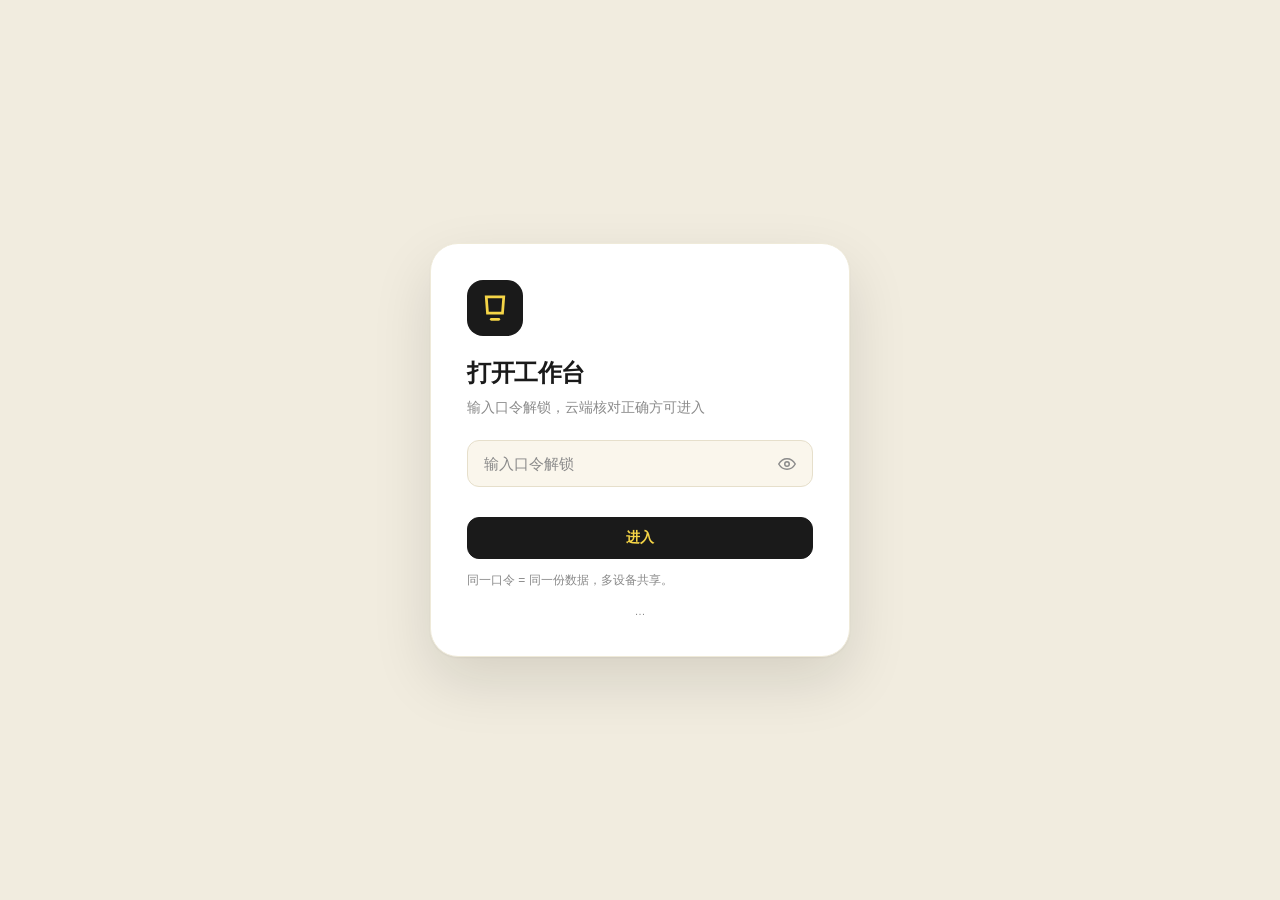
<file: index.html>
<!DOCTYPE html>
<html lang="zh-CN" data-theme="light">
<head>
<meta charset="UTF-8" />
<meta name="viewport" content="width=device-width, initial-scale=1, maximum-scale=1, user-scalable=no, viewport-fit=cover" />
<meta name="theme-color" content="#F5F1E8" />
<title>糊涂蛋工作台</title>
<script src="assets/js/config.js?v=V1.0.32"></script>
<style>
/* ============================================================
   Workbench V2 — 单文件全内联版本
   - 配色完全按参考图（亮：柠檬黄+橙+黑+米白 / 暗：黑主+黄+橙）
   - 移动端响应式
   - 图标全部内联 SVG
   - 零外部依赖
   ============================================================ */

/* ---------- 设计令牌 ---------- */
:root[data-theme="light"] {
  --bg:           #F1ECDF;
  --bg-soft:      #F7F2E5;
  --card:         #FFFFFF;
  --card-2:       #FAF6EC;
  --ink:          #1A1A1A;
  --ink-soft:     #4A4A4A;
  --ink-muted:    #8A8A8A;
  --line:         #E6DFCB;
  --line-soft:    #EFEAD9;
  --yellow:       #F5D547;
  --yellow-soft:  #FFEB99;
  --orange:       #F26B3A;
  --orange-soft:  #FFB68A;
  --shadow:       0 1px 2px rgba(20,15,5,0.05), 0 8px 24px rgba(20,15,5,0.06);
  --shadow-deep:  0 1px 2px rgba(20,15,5,0.05), 0 24px 60px rgba(20,15,5,0.12);
  --good:         #16A34A;
  --bad:          #DC2626;
  --radius:       20px;
  --radius-sm:    12px;
  --radius-lg:    28px;
  --sidebar-w:    76px;
  --topbar-h:     68px;
}
:root[data-theme="dark"] {
  --bg:           #0F1A14;
  --bg-soft:      #142219;
  --card:         #1A2D20;
  --card-2:       #233627;
  --ink:          #E8F0EA;
  --ink-soft:     #B9C9BE;
  --ink-muted:    #7E9185;
  --line:         #2A3B2E;
  --line-soft:    #1E2C21;
  --yellow:       #D4F257;
  --yellow-soft:  #3D4A1C;
  --orange:       #F2874A;
  --orange-soft:  #5E3214;
  --shadow:       0 1px 2px rgba(4,12,7,0.4), 0 8px 24px rgba(4,12,7,0.5);
  --shadow-deep:  0 1px 2px rgba(4,12,7,0.4), 0 24px 60px rgba(4,12,7,0.6);
  --good:         #4ADE80;
  --bad:          #F87171;
  --radius:       20px;
  --radius-sm:    12px;
  --radius-lg:    28px;
  --sidebar-w:    76px;
  --topbar-h:     68px;
}
/* 深色模式：亮底元素（主按钮/激活标签/激活文件夹/计时模式/顶栏激活）统一深黑字，保证对比清晰 */
:root[data-theme="dark"] .btn-primary,
:root[data-theme="dark"] .filter-chip.is-on,
:root[data-theme="dark"] .folder-item.is-active,
:root[data-theme="dark"] .pomo-mode.is-on,
:root[data-theme="dark"] .topbar-btn.is-on { color: #1B1B1F; }

/* ---------- 基础 ---------- */
* { box-sizing: border-box; -webkit-tap-highlight-color: transparent; }
html, body { margin:0; padding:0; height:100%; overscroll-behavior-x: none; overflow-x: clip; }
body {
  font-family: -apple-system, BlinkMacSystemFont, "Segoe UI", "PingFang SC", "Microsoft YaHei", "Noto Sans CJK SC", Roboto, "Helvetica Neue", Arial, sans-serif;
  font-size: 15px;
  line-height: 1.55;
  color: var(--ink);
  background: var(--bg);
  -webkit-font-smoothing: antialiased;
  text-rendering: optimizeLegibility;
  overflow: hidden;
}
button { font-family: inherit; cursor: pointer; border: none; background: none; color: inherit; }
input, textarea, select { font-family: inherit; font-size: 16px; color: var(--ink); background: transparent; border: none; outline: none; }
input::placeholder, textarea::placeholder { color: var(--ink-muted); }
a { color: inherit; text-decoration: none; }

/* ---------- 顶栏 ---------- */
.topbar {
  position: fixed;
  top: 0; left: 0; right: 0;
  height: calc(var(--topbar-h) + env(safe-area-inset-top, 0px));
  padding-top: env(safe-area-inset-top, 0px);
  background: var(--bg);
  z-index: 20;
  display: flex;
  align-items: center;
  justify-content: space-between;
  padding-left: 20px;
  padding-right: 16px;
  border-bottom: 1px solid transparent;
}
.brand { display:flex; align-items:center; gap:12px; font-weight:700; font-size:22px; letter-spacing:-0.02em; }
.brand-mark { width:36px; height:36px; display:grid; place-items:center; background:var(--ink); color:var(--yellow); border-radius:10px; }
.brand-mark svg { width:22px; height:22px; }
.brand-stack { display:flex; flex-direction:row; align-items:baseline; gap:6px; line-height:1.1; white-space:nowrap; }
.brand-main { font-size:18px; font-weight:800; letter-spacing:-0.02em; }
.brand-sep  { color: var(--ink-muted); font-size: 13px; }
.brand-sub  { font-size:13px; color:var(--ink-muted); font-weight:500; }
.home-brand { margin-bottom: 14px; }

.topbar-right { display:flex; align-items:center; gap:8px; }
.topbar-left { display:flex; align-items:center; min-width: 0; }
.topbar-btn {
  width:42px; height:42px; border-radius:12px;
  display:grid; place-items:center;
  background: var(--card);
  color: var(--ink);
  transition: background 0.15s;
}
.topbar-btn:hover { background: var(--card-2); }
.topbar-btn svg { width:18px; height:18px; }
.topbar-btn.is-on { background: var(--yellow); }
.topbar-btn.is-on svg { stroke-width: 2.4; }

.sync-pill {
  display:flex; align-items:center; gap:6px;
  padding:0 12px; height:42px; border-radius:12px;
  background: var(--card); color: var(--ink-soft);
  font-size:13px; font-weight:500;
  white-space: nowrap;
}
.sync-dot { width:8px; height:8px; border-radius:50%; background: var(--good); }
.sync-pill.is-syncing .sync-dot { background: var(--yellow); animation: pulse 1.2s ease-in-out infinite; }
.sync-pill.is-offline .sync-dot { background: var(--ink-muted); }
@keyframes pulse { 0%,100% { opacity:1; } 50% { opacity:0.35; } }

/* ---------- 布局 ---------- */
.app { padding-top: var(--topbar-h); padding-top: calc(var(--topbar-h) + env(safe-area-inset-top, 0px)); height: 100vh; display: grid; grid-template-columns: var(--sidebar-w) 1fr; width: 100%; overflow-x: clip; }
/* 仅 iOS 锁定横向手势：苹果进页面左右不滑动、双指缩放仍可用；安卓/vivo 完全放开（能缩放、也不会左右晃） */
.is-ios .app { touch-action: pan-y; overflow-x: hidden; }

/* 侧栏 */
.sidebar {
  position: fixed; left:0; bottom:0; top: calc(var(--topbar-h) + env(safe-area-inset-top, 0px));
  width: var(--sidebar-w);
  background: var(--bg);
  border-right: 1px solid var(--line-soft);
  padding: 36px 0 40px;   /* 底部留空隙：设置齿轮不贴屏幕底（2026-09-08 老板要求） */
  display:flex; flex-direction:column; align-items:center; gap:8px;
  z-index: 15;
}
.nav-btn {
  width:48px; height:48px; border-radius:14px;
  display:grid; place-items:center;
  color: var(--ink-soft);
  background: transparent;
  transition: all 0.15s;
  position: relative;
}
.nav-btn:hover { background: var(--card-2); }
.nav-btn.is-active { background: var(--ink); color: var(--yellow); }
.nav-btn svg { width:22px; height:22px; }
.nav-btn .badge {
  position: absolute; top: 4px; right: 4px;
  min-width: 18px; height: 18px;
  border-radius: 9px;
  background: var(--orange); color:#fff;
  font-size: 11px; font-weight: 700;
  display:grid; place-items:center;
  padding: 0 5px;
}
.nav-spacer { flex:1; }

/* 主区 */
.main {
  grid-column: 2;
  height: 100%;
  min-width: 0;
  overflow-y: auto;
  overflow-x: hidden;
  -webkit-overflow-scrolling: touch;
  padding: 14px 36px 128px;   /* 底部多留空隙：最后一张卡片不贴浏览器底（2026-09-08 老板要求） */
  scroll-behavior: smooth;
}
.main::-webkit-scrollbar { width: 8px; }
.main::-webkit-scrollbar-thumb { background: var(--line); border-radius: 4px; }

/* ---------- 通用组件 ---------- */
.view { display: none; }
.view.is-active { display: block; animation: fadeIn 0.25s ease; }
@keyframes fadeIn { from { opacity:0; transform: translateY(6px); } to { opacity:1; transform: translateY(0); } }

.view-head { display:flex; align-items:flex-end; justify-content:space-between; margin-bottom: 24px; gap: 16px; flex-wrap: wrap; }
.view-title { font-size: 32px; font-weight: 800; letter-spacing: -0.03em; }
.view-sub { font-size: 14px; color: var(--ink-muted); margin-top: 4px; }

.btn { display:inline-flex; align-items:center; gap:8px; padding:0 18px; height:42px; border-radius:12px; font-weight:600; font-size:14px; background:var(--card); color: var(--ink); transition: all 0.15s; border: 1px solid var(--line); }
.btn:hover { background: var(--card-2); }
.btn-primary { background: var(--ink); color: var(--yellow); border-color: var(--ink); }
.btn-primary:hover { background: #000; }
.btn-folders { display: none; }
.btn-accent { background: var(--yellow); color: var(--ink); border-color: var(--yellow); }
.btn-accent:hover { background: #FFD32D; }
.btn-orange { background: var(--orange); color:#fff; border-color: var(--orange); }
.btn-orange:hover { background: #E55A2A; }
.btn-ghost { background: transparent; border-color: transparent; }
.btn-ghost:hover { background: var(--card-2); }
.btn-danger { background: transparent; color: var(--bad); border-color: var(--line); }
.btn-danger:hover { background: rgba(220,38,38,0.08); }
.btn svg { width: 16px; height: 16px; }
.btn-sm { height: 34px; padding: 0 12px; font-size: 13px; border-radius: 10px; }

.card { background: var(--card); border-radius: var(--radius); border: 1px solid var(--line-soft); padding: 24px; }
.card-yellow { background: var(--yellow); }
.card-orange { background: var(--orange); color:#fff; }
.card-dark { background: var(--ink); color: var(--yellow); }

.grid { display: grid; gap: 20px; }
.grid-3 { grid-template-columns: repeat(3, minmax(0,1fr)); }
.grid-2 { grid-template-columns: repeat(2, minmax(0,1fr)); }
.grid-todos { grid-template-columns: 2fr 1fr; }

/* ---------- 首页（home） ---------- */
.home-hero {
  display: grid; grid-template-columns: 1.3fr 1fr 1fr; gap: 20px; margin-bottom: 24px;
}
.hero-welcome {
  background: linear-gradient(135deg, #FFE16A 0%, #F5D547 100%);
  border-radius: var(--radius);
  padding: 28px;
  position: relative;
  overflow: hidden;
  min-height: 200px;
  display: flex; flex-direction: column; justify-content: space-between;
}
.hero-welcome .hi { font-size: 14px; font-weight: 600; opacity: 0.7; }
.hero-welcome .big { font-size: 26px; font-weight: 800; line-height: 1.2; letter-spacing: -0.01em; margin-top: 6px; }
.hero-welcome .meta { font-size: 14px; margin-top: 12px; opacity: 0.8; }
.hero-welcome, .hero-welcome .hi, .hero-welcome .big, .hero-welcome .meta { color: #1B1B1F; }
.hero-decor { position: absolute; right: -40px; bottom: -40px; width: 240px; height: 240px; border-radius: 50%; background: rgba(0,0,0,0.12); }
.hero-decor-2 { position: absolute; right: 60px; bottom: 30px; width: 110px; height: 110px; border-radius: 50%; background: rgba(0,0,0,0.18); }

.stat-card { background: var(--card); border-radius: var(--radius); padding: 22px; border: 1px solid var(--line-soft); display:flex; flex-direction:column; justify-content:space-between; min-height: 200px; }
.stat-label { font-size: 13px; color: var(--ink-muted); font-weight: 500; }
.stat-num { font-size: 44px; font-weight: 800; letter-spacing: -0.04em; line-height: 1; margin-top: 8px; }
.stat-num small { font-size: 16px; color: var(--ink-muted); font-weight: 600; margin-left: 4px; }
.stat-foot { display:flex; align-items:center; gap:8px; font-size:13px; color: var(--ink-soft); margin-top: 12px; }
.stat-icon { width:30px; height:30px; border-radius:9px; background: var(--yellow); color: var(--ink); display:grid; place-items:center; }
.stat-icon svg { width: 16px; height: 16px; }

.home-grid { display: grid; grid-template-columns: 2fr 1fr; gap: 20px; }
.section-title { display:flex; align-items:center; justify-content:space-between; margin-bottom: 12px; }
.section-title h3 { font-size: 17px; font-weight: 700; margin: 0; }
.section-title a { font-size: 13px; color: var(--ink-muted); }
.section-title a:hover { color: var(--ink); }

.task-mini { display:flex; align-items:center; gap: 12px; padding: 12px 0; border-bottom: 1px solid var(--line-soft); }
.task-mini:last-child { border-bottom: none; }
.task-mini .ck { width: 22px; height: 22px; border: 2px solid var(--line); border-radius: 50%; flex-shrink: 0; display:grid; place-items:center; transition: all 0.15s; }
.task-mini .ck:hover { border-color: var(--ink); }
.task-mini .ck.is-done { background: var(--ink); border-color: var(--ink); color: var(--yellow); }
.task-mini .ck.is-done svg { display: block; }
.task-mini .ck svg { width: 12px; height: 12px; display: none; }
.task-mini .t { flex: 1; font-size: 14px; font-weight: 500; }
.task-mini .t.is-done { text-decoration: line-through; color: var(--ink-muted); }
.task-mini .time { font-size: 12px; color: var(--ink-muted); flex-shrink: 0; }
.task-mini .pri { width: 6px; height: 6px; border-radius: 50%; flex-shrink: 0; }
.task-mini .pri.p1 { background: var(--orange); }
.task-mini .pri.p2 { background: var(--yellow); }
.task-mini .pri.p3 { background: var(--line); }

.empty-state { padding: 40px 20px; text-align:center; color: var(--ink-muted); }
.empty-state svg { width: 48px; height: 48px; opacity: 0.4; margin-bottom: 12px; }
.empty-state .t { font-size: 15px; font-weight: 600; color: var(--ink-soft); }
.empty-state .s { font-size: 13px; margin-top: 6px; }

/* ---------- 待办 ---------- */
.todo-toolbar { display:flex; align-items:center; gap: 12px; flex-wrap: wrap; margin-bottom: 16px; }
.search-box { flex: 1; min-width: 220px; height: 42px; background: var(--card); border-radius: 12px; border: 1px solid var(--line-soft); display:flex; align-items:center; padding: 0 14px; gap: 8px; }
.search-box svg { width: 16px; height: 16px; color: var(--ink-muted); }
.search-box input { flex: 1; }
.filter-chip { padding: 0 14px; height: 36px; border-radius: 10px; background: var(--card); border: 1px solid var(--line-soft); font-size: 13px; font-weight: 600; color: var(--ink-soft); display:inline-flex; align-items:center; gap: 6px; }
.filter-chip.is-on { background: var(--ink); color: var(--yellow); border-color: var(--ink); }
.filter-chip:hover { background: var(--card-2); }
.filter-chip.is-on:hover { background: #000; }

.series-header { display:flex; align-items:center; gap: 8px; margin: 16px 4px 8px; font-size: 13px; font-weight: 700; color: var(--ink-soft); cursor: pointer; user-select: none; }
.series-header .arrow { font-size: 12px; color: var(--ink-muted); }
.series-header .series-name { color: var(--ink); }
.series-header .series-count { margin-left: auto; font-size: 12px; font-weight: 500; color: var(--ink-muted); background: var(--card); padding: 2px 8px; border-radius: 10px; }
.series-badge { display:inline-flex; align-items:center; padding: 2px 8px; border-radius: 6px; background: var(--yellow); color: var(--ink); font-size: 12px; font-weight: 600; }

.todo-list { display:flex; flex-direction:column; gap: 10px; }
.todo-item { background: var(--card); border: 1px solid var(--line-soft); border-radius: var(--radius-sm); padding: 14px 16px; display:flex; align-items:flex-start; gap: 12px; transition: all 0.15s; }
.todo-item:hover { border-color: var(--line); }
.todo-item.is-done { opacity: 0.55; }
.todo-item.is-done .title { text-decoration: line-through; }
.todo-item .ck { width: 22px; height: 22px; border: 2px solid var(--line); border-radius: 50%; flex-shrink: 0; display:grid; place-items:center; transition: all 0.15s; margin-top: 2px; }
.todo-item .ck:hover { border-color: var(--ink); }
.todo-item .ck.is-done { background: var(--ink); border-color: var(--ink); color: var(--yellow); }
.todo-item .ck svg { width: 12px; height: 12px; display: none; }
.todo-item .ck.is-done svg { display: block; }
.todo-item .body { flex: 1; min-width: 0; }
.todo-item .head-row { display:flex; align-items:center; gap: 8px; margin-bottom: 4px; }
.todo-item .title { font-size: 15px; font-weight: 600; flex: 1; }
.todo-item .desc { font-size: 13px; color: var(--ink-muted); margin-top: 2px; overflow: hidden; text-overflow: ellipsis; display:-webkit-box; -webkit-line-clamp: 2; -webkit-box-orient: vertical; }
.todo-item .meta { display:flex; align-items:center; gap: 10px; margin-top: 8px; flex-wrap: wrap; font-size: 12px; color: var(--ink-muted); }
.todo-item .meta > span { white-space: nowrap; }
.todo-item .meta .tag { padding: 2px 8px; border-radius: 999px; background: var(--card-2); color: var(--ink-soft); font-weight: 600; }
.todo-item .meta .due { display:inline-flex; align-items:center; gap: 4px; }
.todo-item .meta .due.is-over { color: var(--bad); font-weight: 600; }
.todo-item .meta .due.is-soon { color: var(--orange); font-weight: 600; }
.todo-item .meta .recur { display:inline-flex; align-items:center; gap: 4px; color: var(--ink-muted); }
.todo-item .meta .recur svg { width: 11px; height: 11px; }
.todo-item .pri { width: 8px; height: 8px; border-radius: 50%; flex-shrink: 0; margin-top: 4px; }
.todo-item .pri.p1 { background: var(--orange); }
.todo-item .pri.p2 { background: var(--yellow); }
.todo-item .pri.p3 { background: var(--line); }
.todo-item .actions { display:flex; gap: 4px; flex-shrink: 0; opacity: 0; transition: opacity 0.15s; }
.todo-item:hover .actions { opacity: 1; }
.todo-item .pin.is-pinned { opacity: 1; color: var(--orange); }
.todo-item .icon-btn { width: 30px; height: 30px; border-radius: 8px; display:grid; place-items:center; color: var(--ink-muted); }
.todo-item .icon-btn:hover { background: var(--card-2); color: var(--ink); }
.todo-item .icon-btn svg { width: 14px; height: 14px; }
.todo-pin-row { display:flex; align-items:center; gap: 6px; font-size: 11px; color: var(--ink-muted); text-transform: uppercase; font-weight: 700; letter-spacing: 0.05em; padding-bottom: 4px; }
.todo-pin-row svg { width: 11px; height: 11px; }

/* ---------- 备忘录（notes） ---------- */
.notes-layout { display: grid; grid-template-columns: 240px 1fr 1fr; gap: 20px; height: calc(100vh - var(--topbar-h) - 140px); }
.notes-folder-list { background: var(--card); border-radius: var(--radius); padding: 16px; overflow-y: auto; border: 1px solid var(--line-soft); display:flex; flex-direction:column; gap: 4px; }
.folder-item { padding: 10px 12px; border-radius: 10px; display:flex; align-items:center; gap: 8px; font-size: 14px; font-weight: 500; cursor:pointer; transition: background 0.15s; }
.folder-item:hover { background: var(--card-2); }
.folder-item.is-active { background: var(--ink); color: var(--yellow); }
.folder-item.is-active .folder-count { color: var(--yellow); opacity: 0.7; }
.folder-item .folder-icon { width: 18px; height: 18px; }
.folder-item .folder-name { line-height: 1.2; display: inline-flex; align-items: center; }
.folder-item .folder-count { margin-left: auto; font-size: 12px; color: var(--ink-muted); }
.folder-rename { margin-left: 1px; width: 18px; height: 18px; border-radius: 6px; display: flex; align-items: center; justify-content: center; color: var(--ink-muted); background: transparent; border: 0; padding: 0; flex-shrink: 0; transition: color 0.15s, background 0.15s; cursor: pointer; -webkit-tap-highlight-color: transparent; }
.folder-rename svg { width: 14px; height: 14px; pointer-events: none; }
.folder-rename:hover, .folder-rename:active, .folder-rename:focus { background: var(--card-2); color: var(--ink); outline: none; -webkit-tap-highlight-color: transparent; }
.folder-del { margin-left: 1px; width: 18px; height: 18px; border-radius: 6px; display: flex; align-items: center; justify-content: center; color: #d23b3b; background: transparent; border: 0; padding: 0; flex-shrink: 0; transition: color 0.15s, background 0.15s; cursor: pointer; -webkit-tap-highlight-color: transparent; }
.folder-del svg { width: 14px; height: 14px; pointer-events: none; }
.folder-del:hover, .folder-del:active, .folder-del:focus { background: rgba(210,59,59,0.12); color: #d23b3b; outline: none; -webkit-tap-highlight-color: transparent; }
.folder-add { display:flex; gap: 6px; margin-top: 12px; }
.folder-add input { flex: 1; height: 36px; padding: 0 12px; border-radius: 10px; background: var(--card-2); border: 1px solid var(--line-soft); font-size: 13px; }
.notes-list { background: var(--card); border-radius: var(--radius); padding: 12px; overflow-y: auto; border: 1px solid var(--line-soft); }
.notes-list-head { display:flex; align-items:center; gap: 8px; padding: 8px 6px 12px; border-bottom: 1px solid var(--line-soft); margin-bottom: 8px; }
.notes-list-head input { flex: 1; height: 36px; padding: 0 12px; border-radius: 10px; background: var(--card-2); border: 1px solid var(--line-soft); font-size: 13px; }
.note-card { padding: 14px; border-radius: 12px; cursor:pointer; transition: background 0.15s; display:flex; align-items:flex-start; gap: 8px; }
.note-card:hover { background: var(--card-2); }
.note-card.is-active { background: var(--card-2); border: 1px solid var(--line); padding: 13px; }
.note-card-main { flex: 1; min-width: 0; }
.note-card .title { font-size: 15px; font-weight: 600; margin-bottom: 4px; overflow: hidden; text-overflow: ellipsis; white-space: nowrap; }
.note-card .preview { font-size: 12px; color: var(--ink-muted); overflow: hidden; text-overflow: ellipsis; display:-webkit-box; -webkit-line-clamp: 2; -webkit-box-orient: vertical; }
.note-card .time { font-size: 11px; color: var(--ink-muted); margin-top: 6px; }
.note-card .icon-row { display:inline-flex; align-items:center; gap: 4px; margin-left: 6px; }
.note-card .icon-row svg { width: 11px; height: 11px; color: var(--orange); }
.note-card-ph { display: none; }
.note-del { width: 30px; height: 30px; border-radius: 8px; flex-shrink: 0; display: grid; place-items: center; color: var(--ink-muted); background: transparent; opacity: 0; transition: opacity 0.15s, background 0.15s, color 0.15s; }
.note-del svg { width: 15px; height: 15px; }
.note-card:hover .note-del { opacity: 1; }
.note-del:hover { background: var(--bad); color: #fff; }
@media (max-width: 1100px) { .note-del { opacity: 1; } }

.note-editor { background: var(--card); border-radius: var(--radius); border: 1px solid var(--line-soft); display:flex; flex-direction: column; overflow: hidden; }
.note-editor-head { display:flex; align-items:center; gap: 8px; padding: 14px 18px; border-bottom: 1px solid var(--line-soft); }
.note-editor-head input.title { flex: 1; font-size: 18px; font-weight: 700; height: 36px; padding: 0 8px; }
.note-editor-head .icon-btn { width: 34px; height: 34px; border-radius: 10px; display:grid; place-items:center; color: var(--ink-muted); }
.note-editor-head .icon-btn:hover { background: var(--card-2); color: var(--ink); }
.note-editor-head .icon-btn svg { width: 15px; height: 15px; }
.note-editor-head .icon-btn.is-on { color: var(--orange); }
.btn-fullscreen { display: none; }
.note-fullscreen-exit { display: none; position: absolute; top: 8px; right: 8px; z-index: 10; width: 36px; height: 36px; border-radius: 10px; background: var(--card); color: var(--ink-muted); border: 1px solid var(--line); place-items: center; }
.note-fullscreen-exit svg { width: 18px; height: 18px; }
.note-folder-move { display:inline-flex; align-items:center; gap:4px; }
.note-folder-select { font-size: 11px; color: var(--ink); background: var(--card-2); border: 1px solid var(--line); border-radius: 8px; padding: 3px 6px; max-width: 120px; }
.note-editor-body { flex: 1; display: grid; grid-template-columns: 1fr 1fr; overflow: hidden; }
.note-editor-body .preview,
.note-editor-body textarea { -webkit-overflow-scrolling: touch; overscroll-behavior-y: contain; }
.note-editor-body textarea { padding: 18px; font-size: 14px; line-height: 1.65; resize: none; height: 100%; border-right: 1px solid var(--line-soft); }
.note-editor-body .preview { padding: 18px; overflow-y: auto; font-size: 14px; line-height: 1.65; overflow-x: hidden; word-break: break-word; overflow-wrap: anywhere; }
.note-editor-empty { display:flex; align-items:center; justify-content:center; height: 100%; color: var(--ink-muted); flex-direction: column; gap: 12px; }
.note-editor-empty svg { width: 56px; height: 56px; opacity: 0.35; }

.md-h1 { font-size: 24px; font-weight: 800; margin: 16px 0 8px; line-height: 1.3; }
.md-h2 { font-size: 19px; font-weight: 700; margin: 14px 0 6px; line-height: 1.3; }
.md-h3 { font-size: 16px; font-weight: 700; margin: 12px 0 4px; }
.md-p { margin: 6px 0; }
.md-list { margin: 6px 0; padding-left: 20px; }
.md-item { margin: 3px 0; line-height: 1.7; }
.md-sub { margin: 2px 0 5px 76px; color: var(--ink-soft); line-height: 1.6; }
.md-dot { display: inline-block; transform: scale(1.3); transform-origin: left center; margin-right: 3px; }
.md-code { background: var(--card-2); padding: 2px 6px; border-radius: 4px; font-family: "SF Mono", Consolas, monospace; font-size: 13px; }
.md-pre { background: var(--card-2); padding: 12px; border-radius: 8px; overflow-x: auto; font-family: "SF Mono", Consolas, monospace; font-size: 13px; line-height: 1.5; }
.md-blockquote { border-left: 3px solid var(--yellow); padding-left: 12px; color: var(--ink-soft); font-style: italic; margin: 8px 0; }
.md-tag { display: inline-block; padding: 2px 8px; background: var(--yellow-soft); color: var(--ink); border-radius: 999px; font-size: 12px; margin-right: 4px; }

/* ---------- 番茄钟 ---------- */
.pomodoro-grid { display: grid; grid-template-columns: repeat(auto-fill, minmax(280px, 1fr)); gap: 20px; }
.pomo-card { background: var(--card); border-radius: var(--radius); padding: 22px; border: 1px solid var(--line-soft); display:flex; flex-direction:column; min-height: 220px; transition: all 0.15s; position: relative; overflow: hidden; }
.pomo-card:hover { transform: translateY(-2px); box-shadow: var(--shadow); }
.pomo-card.is-running { background: var(--yellow); }
.pomo-card.is-running .pomo-name, .pomo-card.is-running .pomo-meta { color: var(--ink); }
.pomo-card.is-running .pomo-time { color: var(--ink); }
.pomo-card-head { display:flex; align-items:flex-start; justify-content:space-between; gap: 8px; }
.pomo-name { font-size: 17px; font-weight: 700; margin: 0; }
.pomo-meta { font-size: 12px; color: var(--ink-muted); margin-top: 4px; }
.pomo-icon-row { display:flex; gap: 4px; }
.pomo-icon-row .icon-btn { width: 30px; height: 30px; border-radius: 8px; display:grid; place-items:center; color: var(--ink-muted); }
.pomo-icon-row .icon-btn:hover { background: var(--card-2); color: var(--ink); }
.pomo-icon-row .icon-btn svg { width: 14px; height: 14px; }
.pomo-time { font-size: 44px; font-weight: 800; letter-spacing: -0.03em; line-height: 1; margin: 18px 0 6px; font-variant-numeric: tabular-nums; }
.pomo-mode-row { display:flex; gap: 4px; margin-bottom: 14px; }
.pomo-mode { padding: 4px 10px; border-radius: 999px; font-size: 11px; font-weight: 600; background: var(--card-2); color: var(--ink-soft); cursor:pointer; }
.pomo-card.is-running .pomo-mode { background: rgba(0,0,0,0.1); color: var(--ink); }
.pomo-mode.is-on { background: var(--ink); color: var(--yellow); }
.pomo-card.is-running .pomo-mode.is-on { background: var(--ink); color: var(--yellow); }
.pomo-cta { margin-top: auto; display: flex; gap: 8px; }
.pomo-cta .btn { flex: 1; justify-content: center; }

.pomo-bar-row { display: grid; grid-template-columns: 1fr 1fr 1fr; gap: 16px; margin-bottom: 24px; }
.pomo-stat { background: var(--card); border-radius: var(--radius); padding: 18px; border: 1px solid var(--line-soft); }
.pomo-stat-lbl { font-size: 12px; color: var(--ink-muted); font-weight: 500; }
.pomo-stat-val { font-size: 28px; font-weight: 800; letter-spacing: -0.02em; margin-top: 4px; }
.pomo-stat-val small { font-size: 13px; color: var(--ink-muted); font-weight: 600; }

.pomo-history { background: var(--card); border-radius: var(--radius); padding: 22px; border: 1px solid var(--line-soft); margin-top: 24px; }
.pomo-day-row { display:flex; align-items:center; gap: 12px; padding: 10px 0; border-bottom: 1px solid var(--line-soft); }
.pomo-day-row:last-child { border-bottom: none; }
.pomo-day-bar { flex: 1; height: 10px; background: var(--card-2); border-radius: 5px; overflow: hidden; }
.pomo-day-bar-fill { height: 100%; background: var(--yellow); border-radius: 5px; }
.pomo-day-label { font-size: 13px; color: var(--ink-soft); width: 70px; flex-shrink: 0; }
.pomo-day-count { font-size: 13px; font-weight: 700; width: 40px; flex-shrink: 0; text-align: right; }

/* ---------- 编辑器抽屉 ---------- */
.drawer-mask {
  position: fixed; inset: 0;
  background: rgba(0,0,0,0.4);
  backdrop-filter: blur(4px);
  z-index: 30;
  opacity: 0; pointer-events: none;
  transition: opacity 0.2s;
}
.drawer-mask.is-open { opacity: 1; pointer-events: auto; }
.drawer {
  position: fixed; top: 0; right: -100%;
  width: 480px; max-width: 100%; height: 100dvh;
  background: var(--bg);
  z-index: 40;
  display: flex; flex-direction: column;
  overflow-x: hidden;
  transition: right 0.3s cubic-bezier(0.16,1,0.3,1);
  border-left: 1px solid var(--line);
}
.drawer.is-open { right: 0; }
.drawer-head { display:flex; align-items:center; justify-content:space-between; padding: 18px 22px; border-bottom: 1px solid var(--line-soft); }
.drawer-title { font-size: 18px; font-weight: 700; }
.drawer-close { width: 36px; height: 36px; border-radius: 10px; display:grid; place-items:center; color: var(--ink-muted); }
.drawer-close:hover { background: var(--card-2); color: var(--ink); }
.drawer-body { flex: 1; min-width: 0; overflow-y: auto; overflow-x: hidden; padding: 22px; display:flex; flex-direction:column; gap: 18px; -webkit-overflow-scrolling: touch; overscroll-behavior-y: contain; }
.drawer-foot { padding: 16px 22px; border-top: 1px solid var(--line-soft); display:flex; gap: 10px; justify-content: flex-end; }

.field { display:flex; flex-direction:column; gap: 6px; }
.field label { font-size: 12px; color: var(--ink-muted); font-weight: 600; text-transform: uppercase; letter-spacing: 0.05em; }
.field input, .field textarea, .field select { padding: 10px 14px; background: var(--card); border: 1px solid var(--line); border-radius: 12px; font-size: 15px; color: var(--ink); }
.field textarea { min-height: 80px; resize: vertical; line-height: 1.55; }
.field-row { display: grid; grid-template-columns: 1fr 1fr; gap: 12px; }
.tag-input-row { display:flex; flex-wrap: wrap; gap: 6px; padding: 8px; background: var(--card); border: 1px solid var(--line); border-radius: 12px; min-height: 44px; align-items: center; }
.tag-chip { display:inline-flex; align-items:center; gap: 4px; padding: 4px 10px; background: var(--yellow); color: var(--ink); border-radius: 999px; font-size: 12px; font-weight: 600; }
.tag-chip button { font-size: 14px; line-height: 1; padding: 0 2px; opacity: 0.7; }
.tag-chip button:hover { opacity: 1; }
.tag-input-row input { flex: 1; min-width: 80px; padding: 4px; font-size: 13px; }
.tag-suggest { display:flex; flex-wrap: wrap; gap: 6px; margin-top: 6px; }
.tag-suggest .chip { padding: 3px 8px; border-radius: 999px; background: var(--card-2); font-size: 12px; cursor:pointer; color: var(--ink-soft); }
.tag-suggest .chip:hover { background: var(--line-soft); }

.prio-row { display:flex; gap: 8px; }
.prio-opt { flex: 1; padding: 8px; border-radius: 10px; background: var(--card); border: 1px solid var(--line); text-align:center; font-size: 13px; font-weight: 600; cursor:pointer; color: var(--ink-soft); }
.prio-opt.is-active { border-color: var(--ink); background: var(--ink); color: var(--yellow); }
.recur-row { display:flex; gap: 6px; flex-wrap: wrap; }
.recur-opt { padding: 6px 12px; border-radius: 999px; background: var(--card); border: 1px solid var(--line); font-size: 12px; font-weight: 600; cursor:pointer; color: var(--ink-soft); }
.recur-opt.is-active { background: var(--ink); color: var(--yellow); border-color: var(--ink); }

/* ---------- 新建待办整页重设计（V1.0.30） ---------- */
.td-sheet { display:flex; flex-direction:column; gap: 22px; width: 100%; max-width: 100%; min-width: 0; box-sizing: border-box; }
.td-block { display:flex; flex-direction:column; gap: 9px; width: 100%; max-width: 100%; min-width: 0; box-sizing: border-box; }
.td-cap { font-size: 13px; font-weight: 700; color: var(--ink-soft); letter-spacing: 0.02em; }
.td-title { width:100%; padding: 16px 18px; border: 1px solid var(--line); border-radius: 16px; background: var(--card); font-size: 17px; font-weight: 600; color: var(--ink); }
.td-title::placeholder { color: var(--ink-muted); font-weight: 500; }
.td-desc { width:100%; padding: 14px 18px; border: 1px solid var(--line); border-radius: 16px; background: var(--card); font-size: 15px; line-height: 1.6; color: var(--ink); min-height: 92px; resize: vertical; }
.td-field { width: 100%; max-width: 100%; min-width: 0; padding: 14px 16px; border: 1px solid var(--line); border-radius: 14px; background: var(--card); font-size: 15px; color: var(--ink); }
input.td-field { overflow-x: auto; white-space: nowrap; text-overflow: clip; }
/* 苹果手机的时间选择框带原生外观时会硬扛固定宽度、把卡片撑出屏幕：
   去掉原生外观 + 锁死宽度压回容器内。⚠️ 不加 display:block / overflow 裁切
   （V1.0.73 加过，手机端会高度塌陷、内容重叠——已回退） */
input.td-field[type="datetime-local"], input.td-field[type="date"], input.td-field[type="time"] {
  -webkit-appearance: none;
  appearance: none;
  width: 100%;
  min-width: 0;
  max-width: 100%;
  min-height: 42px;
  box-sizing: border-box;
}
.td-prio { gap: 10px; }
.td-prio .prio-opt { padding: 14px 0; border-radius: 14px; font-size: 14px; font-weight: 600; display:flex; align-items:center; justify-content:center; gap: 7px; }
.td-prio .prio-opt .dot { width: 9px; height: 9px; border-radius: 50%; flex: none; }
.td-prio .prio-opt.p1 .dot { background: #ef4444; }
.td-prio .prio-opt.p2 .dot { background: #f59e0b; }
.td-prio .prio-opt.p3 .dot { background: #3b82f6; }
.td-tags { padding: 12px; min-height: 54px; border-radius: 14px; gap: 8px; }
.td-tags input { font-size: 14px; padding: 4px; }
.td-recur { gap: 8px; }
.td-recur .recur-opt { padding: 10px 16px; border-radius: 999px; font-size: 13px; }
/* 底部操作区：安全区兜底 + 按钮加高，不贴屏幕底（电脑端也抬离抽屉底） */
.drawer-foot { padding-bottom: calc(24px + env(safe-area-inset-bottom, 0px)); margin-bottom: 16px; gap: 12px; }
.drawer-foot .btn { flex: 1; height: 50px; font-size: 15px; font-weight: 700; border-radius: 14px; }

/* ---------- 设置 ---------- */
.settings-list { display:flex; flex-direction:column; gap: 14px; max-width: 760px; }
.set-row { background: var(--card); border: 1px solid var(--line-soft); border-radius: var(--radius-sm); padding: 18px 22px; display:flex; align-items:center; justify-content: space-between; gap: 16px; }
.set-row .info { flex: 1; }
.set-row .info .t { font-size: 15px; font-weight: 600; }
.set-row .info .d { font-size: 13px; color: var(--ink-muted); margin-top: 2px; }
.set-row .act { display: flex; gap: 8px; align-items: center; }

/* ---------- 弹层 / 提示 ---------- */
.modal-mask {
  position: fixed; inset: 0;
  background: rgba(0,0,0,0.5);
  backdrop-filter: blur(4px);
  z-index: 50;
  display:none; align-items:center; justify-content:center;
  padding: 20px;
}
.modal-mask.is-open { display: flex; }
.modal {
  background: var(--card);
  border-radius: var(--radius);
  padding: 28px;
  width: 100%; max-width: 460px;
  border: 1px solid var(--line);
  animation: fadeIn 0.2s ease;
}
.modal h3 { margin: 0 0 8px; font-size: 19px; font-weight: 700; }
.modal p { margin: 0 0 18px; color: var(--ink-muted); font-size: 14px; line-height: 1.55; }
.modal .actions { display: flex; gap: 10px; justify-content: flex-end; }

.toast-host { position: fixed; left: 50%; bottom: 24px; transform: translateX(-50%); z-index: 100; display:flex; flex-direction:column; gap: 8px; align-items:center; }
.toast { padding: 10px 16px; border-radius: 999px; background: var(--ink); color: var(--yellow); font-size: 13px; font-weight: 600; animation: fadeIn 0.2s ease; box-shadow: var(--shadow-deep); }
.toast.is-bad { background: var(--bad); color:#fff; }
.toast.is-good { background: var(--good); color:#fff; }

/* ---------- 登录 ---------- */
.login-host { position: fixed; inset: 0; display:flex; align-items:center; justify-content:center; padding: 20px; z-index: 60; background: var(--bg); }
.login-card { background: var(--card); border-radius: var(--radius-lg); border: 1px solid var(--line-soft); padding: 36px; max-width: 420px; width: 100%; box-shadow: var(--shadow-deep); }
.login-mark { width: 56px; height: 56px; display:grid; place-items:center; border-radius: 16px; background: var(--ink); color: var(--yellow); margin-bottom: 18px; }
.login-mark svg { width: 30px; height: 30px; }
.login-title { font-size: 24px; font-weight: 800; letter-spacing: -0.02em; }
.login-sub { font-size: 14px; color: var(--ink-muted); margin-top: 6px; margin-bottom: 22px; }
.login-card input { width: 100%; padding: 14px 16px; border-radius: 12px; border: 1px solid var(--line); background: var(--card-2); font-size: 15px; margin-bottom: 12px; }
.login-pass-wrap { position: relative; margin-bottom: 12px; }
.login-pass-wrap input { width: 100%; padding: 14px 48px 14px 16px; margin-bottom: 0; }
.login-eye { position: absolute; right: 8px; top: 50%; transform: translateY(-50%); width: 36px; height: 36px; display: grid; place-items: center; border-radius: 9px; color: var(--ink-muted); background: transparent; border: 0; padding: 0; -webkit-appearance: none; appearance: none; cursor: pointer; -webkit-tap-highlight-color: transparent; touch-action: manipulation; }
.login-eye:hover, .login-eye:active, .login-eye:focus { background: transparent; color: var(--ink); outline: none; -webkit-tap-highlight-color: transparent; }
.login-eye svg { width: 18px; height: 18px; pointer-events: none; }
.login-hint { font-size: 12px; color: var(--ink-muted); margin-top: 12px; line-height: 1.5; }
.login-error { color: var(--bad); font-size: 13px; margin-top: 6px; min-height: 18px; }

/* ---------- 工具 ---------- */
.spacer { flex: 1; }
.row { display:flex; align-items: center; gap: 10px; }
.col { display:flex; flex-direction: column; gap: 10px; }
.center { display:grid; place-items: center; }
.hidden { display: none !important; }
/* 写/看切换按钮：仅窄屏单栏时显示，电脑端三栏不显示 */
.btn-note-mode { display: none; }

/* ---------- 响应式 ---------- */
@media (max-width: 1100px) {
  .home-hero { grid-template-columns: 1fr 1fr; }
  .home-hero .hero-welcome { grid-column: 1 / -1; }
  .home-grid { grid-template-columns: 1fr; }
  .notes-layout { grid-template-columns: 1fr; }
  .notes-layout .notes-folder-list { display: none; }
  .notes-layout .note-editor { display: none; }
  .notes-layout.show-folders { grid-template-columns: 1fr; }
  .notes-layout.show-folders .notes-list { display: none; }
  .notes-layout.show-folders .notes-folder-list { display: flex; height: calc(100vh - var(--topbar-h) - 160px); }
  .notes-layout.show-editor { grid-template-columns: 1fr; }
  .notes-layout.show-editor .notes-folder-list, .notes-layout.show-editor .notes-list { display: none; }
  .notes-layout.show-editor .note-editor { display: flex; }
  /* 单栏：编辑/查看单视图切换（方案A，仅窄屏生效，电脑端三栏不动） */
  .btn-note-mode { display: grid; }
  .btn-fullscreen { display: none; }
  .notes-layout.show-editor .note-editor-body { display: flex; flex-direction: column; grid-template-columns: none; }
  .notes-layout.show-editor.note-mode-view .note-editor-body textarea { display: none; }
  .notes-layout.show-editor.note-mode-edit .note-editor-body .preview { display: none; }
  .notes-layout.show-editor.note-mode-view .note-editor-body .preview { flex: 1; min-height: 0; overflow-y: auto; font-size: 16px; line-height: 1.85; padding: 18px; }
  .notes-layout.show-editor.note-mode-edit .note-editor-body textarea { flex: 1; min-height: 0; border: 0; border-radius: 0; font-size: 16px; line-height: 1.85; padding: 18px; }
  .btn-folders { display: inline-flex; }
}
@media (max-width: 760px) {
  :root { --sidebar-w: 64px; --topbar-h: 50px; }
  .main { padding: 6px 16px 148px; }   /* 手机端底部留更大空隙（浏览器工具栏会盖住一部分） */
  .home-hero { grid-template-columns: 1fr; }
  .grid-3, .grid-2 { grid-template-columns: 1fr; }
  .stat-num { font-size: 40px; }
  .notes-layout { grid-template-columns: 1fr; height: auto; }
  .notes-layout .notes-list { max-height: none; }
  /* 手机端进笔记：卡片撑满屏幕边边、去外层白边（方案A：父层main左右padding清零贴边，不用负边距，根治iOS左右滑） */
  .main:has(.notes-layout.show-editor) { padding-left: 8px; padding-right: 8px; }
  .notes-layout.show-editor .note-editor { height: calc(100dvh - var(--topbar-h)); border-radius: var(--radius); border-left: 1px solid var(--line); border-right: 1px solid var(--line); }
  .note-editor-body { grid-template-columns: 1fr; }
  .note-editor-body textarea { border-right: none; border-bottom: 1px solid var(--line-soft); }
  .drawer { width: 100vw; padding-top: env(safe-area-inset-top, 0px); }
  .drawer-head { padding-top: calc(18px + env(safe-area-inset-top, 0px)); }
  .pomo-bar-row { grid-template-columns: 1fr; }
  .pomodoro-grid { grid-template-columns: 1fr; }
  .todo-item .actions { opacity: 1; }
  .todo-item { padding: 12px 14px; }
  .topbar { padding: 0 10px; padding-top: env(safe-area-inset-top, 0px); }
  /* 手机端顶栏压成一行：藏副标题和分隔点、缩 brand、sync/theme 紧凑 */
  .brand-sub, .brand-sep { display: none; }
  .brand-mark { width: 24px; height: 24px; border-radius: 7px; }
  .brand-mark svg { width: 14px; height: 14px; }
  .brand-main { font-size: 15px; }
  .brand-stack { gap: 0; }
  .topbar-left { min-width: 0; overflow: hidden; }
  .sync-pill { height: 30px; padding: 0 8px; font-size: 11px; gap: 4px; }
  .sync-dot { width: 5px; height: 5px; }
  .topbar-btn { width: 30px; height: 30px; border-radius: 9px; }
  .topbar-btn svg { width: 15px; height: 15px; }
  .view-title { font-size: 22px; white-space: nowrap; overflow: hidden; text-overflow: ellipsis; }
  .todo-item .meta { gap: 6px; font-size: 11px; overflow: visible; flex-wrap: wrap; }
  /* 手机端备忘录看笔记更舒适（仅手机，电脑端不动） */
  .hero-welcome .big { font-size: 22px; }
  .note-editor-head { flex-wrap: wrap; padding-top: 10px; padding-bottom: 10px; padding-left: 14px; padding-right: 20px; }
  .note-editor-head .icon-btn, .note-editor-head .note-back { width: 40px; height: 40px; }
  .note-editor-head .icon-btn svg { width: 18px; height: 18px; }
  .note-editor-head input.title { font-size: 19px; height: 40px; }
  .note-editor-body textarea { font-size: 16px; line-height: 1.7; padding: 14px; }
  .note-editor-body .preview { padding: 14px; overflow-x: hidden; word-break: break-word; overflow-wrap: anywhere; }
  /* 底部状态行压缩，正文才能真正撑满 */
  .note-editor > div:last-child { padding: 6px 14px !important; }
  .note-folder-select { font-size: 13px; max-width: 160px; }
  .note-folder-move { font-size: 13px; }
  /* 手机端首页只藏"待办事项""今日专注"两张卡，电脑端保留 */
  .home-hero .stat-card { display: none; }
  /* 手机端卡片按参考图风格：宽松瘦长、文字舒展（仅手机，电脑端不动） */
  .card { padding: 20px; border-radius: 18px; }
  .stat-card { padding: 18px; border-radius: 18px; min-height: 150px; }
  .note-card { padding: 18px; border-radius: 16px; }
  .note-card .title { font-size: 16px; margin-bottom: 6px; }
  .note-card .preview { font-size: 13px; line-height: 1.6; -webkit-line-clamp: 4; }
  .note-card .time { font-size: 12px; margin-top: 8px; }
  .note-card-ph { display: flex; align-items: center; justify-content: center; border: 1.5px dashed var(--line); color: var(--ink-muted); font-size: 13px; }
  /* 手机端新建待办整页缩一档（对齐图2反馈；电脑端不动）
     ⚠️ 输入控件字体一律 ≥16px：苹果手机聚焦小于 16px 的输入框会自动放大整页
     且失焦后常不缩回，视觉上就是"变形/出屏"（V1.0.74 根治） */
  .td-sheet { gap: 14px; }
  .td-cap { font-size: 12px; }
  .td-title { padding: 12px 14px; font-size: 16px; border-radius: 14px; }
  .td-desc { padding: 10px 14px; font-size: 16px; min-height: 64px; border-radius: 14px; }
  .td-field { padding: 10px 14px; font-size: 16px; border-radius: 12px; }
  .td-prio { gap: 8px; }
  .td-prio .prio-opt { padding: 10px 0; font-size: 13px; border-radius: 12px; }
  .td-tags { padding: 10px; min-height: 42px; border-radius: 12px; }
  .td-tags input { font-size: 16px; }
  .td-recur .recur-opt { padding: 8px 12px; font-size: 12px; }
  .drawer-foot .btn { height: 42px; font-size: 14px; border-radius: 12px; }
  /* 手机端笔记单视图(A方案)：隐藏B方案全屏按钮，由写/看切换替代 */
  .btn-fullscreen { display: none; }
  .notes-layout.show-fullscreen .note-editor-head { display: none; }
  .notes-layout.show-fullscreen .note-editor { position: relative; }
  .notes-layout.show-fullscreen .note-fullscreen-exit { display: grid; }
  /* 手机端弹层（新建待办等）避开浏览器状态栏，标题不被压 */
  .modal-mask { padding: calc(env(safe-area-inset-top, 20px) + 20px) 16px 16px; align-items: flex-start; }
  /* 手机端登录页：只保留"同一口令=同一份数据"那句，其余说明隐藏 */
  /* 2026-08-24: 登录说明文字精简，全部端只保留"同一口令=同一份数据"那句 */
  /* 手机端新建标签"回车添加"输入框去掉圆边框（电脑端不动） */
  .tag-input-row { border: none; background: transparent; padding-left: 0; padding-right: 0; }
}

/* ---------- small things ---------- */
.kbd { display:inline-block; padding: 1px 6px; background: var(--card-2); border-radius: 4px; font-size: 11px; font-family: monospace; color: var(--ink-soft); }

/* 拖拽手柄 */
.handle { cursor: grab; }
.handle:active { cursor: grabbing; }

/* —— POMODORO 大圆环 —— */
.pomodoro-big {
  background: var(--card); border-radius: var(--radius); padding: 36px;
  border: 1px solid var(--line-soft); display:flex; align-items:center; gap: 32px;
  margin-bottom: 24px;
}
.pomodoro-big .timer-svg { width: 220px; height: 220px; flex-shrink: 0; }
.pomodoro-big .timer-text { font-size: 64px; font-weight: 800; letter-spacing: -0.03em; line-height: 1; font-variant-numeric: tabular-nums; }
.pomodoro-big .timer-mode { font-size: 13px; color: var(--ink-muted); margin-top: 6px; }
.pomodoro-big .meta-side { flex: 1; }
.pomodoro-big .meta-side h2 { margin: 0 0 4px; font-size: 22px; }
.pomodoro-big .meta-side .d { color: var(--ink-muted); font-size: 13px; margin-bottom: 18px; }
.pomodoro-big .controls { display:flex; gap: 8px; flex-wrap: wrap; }
.pomodoro-big .pomo-mode-row { margin-bottom: 18px; }
@media (max-width: 760px) {
  .pomodoro-big { flex-direction: column; padding: 24px; }
  .pomodoro-big .timer-svg { width: 180px; height: 180px; }
  .pomodoro-big .timer-text { font-size: 48px; }
}

/* ---------------------- 取件码管家 ---------------------- */
/* 快速添加条：一行排开，手动录入为主力，尽量少点几下 */
.pk-add { display:flex; gap:8px; align-items:center; margin-bottom:16px; flex-wrap: wrap; }
.pk-field {
  height: 40px; padding: 0 12px; border-radius: 12px;
  border: 1px solid var(--line); background: var(--card);
  color: var(--ink); font-size: 16px; font-family: inherit;
}
.pk-field:focus { outline: none; border-color: var(--ink); }
.pk-field::placeholder { font-size: 14px; }
.pk-company { width: 120px; cursor: pointer; }
.pk-code { flex: 1 1 160px; min-width: 140px; font-size: 17px; font-weight: 700; letter-spacing: .04em; }
.pk-station { flex: 1 1 160px; min-width: 140px; }

/* 粘贴识别区 */
.pk-paste { margin-bottom: 16px; }
.pk-paste textarea {
  width: 100%; min-height: 92px; padding: 12px;
  border-radius: 12px; border: 1px solid var(--line);
  background: var(--card); color: var(--ink);
  font-size: 16px; font-family: inherit; line-height: 1.6; resize: vertical;
}
.pk-paste textarea::placeholder { font-size: 14px; }
.pk-paste textarea:focus { outline: none; border-color: var(--ink); }
.pk-paste-actions { display:flex; gap:8px; justify-content:flex-end; margin-top:8px; }

/* 列表 */
.pk-list { display:flex; flex-direction:column; gap: 20px; }
.pk-group { display:flex; flex-direction:column; gap: 10px; }
.pk-item {
  display:flex; flex-direction:column; align-items:stretch; gap: 6px;
  padding: 14px 16px; border-radius: var(--radius);
  background: var(--card); border: 1px solid var(--line-soft);
}
.pk-item.is-taken { opacity: .5; }
.pk-item.is-taken .pk-code { text-decoration: line-through; }
/* 取件码大字号：到了驿站一眼看清，不用眯眼 */
.pk-code {
  font-size: 26px; font-weight: 800; letter-spacing: .02em;
  line-height: 1.2; font-variant-numeric: tabular-nums;
  word-break: break-all;
}
/* 第一行：左边快递公司、右边操作按钮 */
.pk-top { display:flex; align-items:center; justify-content:space-between; gap:10px; width:100%; }
.pk-top .pk-company {
  flex: 0 0 auto; width: auto; margin: 0; padding: 2px 8px; border-radius: 6px;
  background: var(--card-2); color: var(--ink-soft); font-weight: 600; font-size: 12px; line-height: 1.4; cursor: default;
}
.pk-actions { display:flex; align-items:center; gap: 6px; flex-shrink: 0; }
.pk-meta { font-size: 12px; color: var(--ink-muted); line-height: 1.5; }
.pk-note { font-size: 12px; color: var(--ink-soft); line-height: 1.5; word-break: break-all; }
.pk-taken-toggle {
  display:flex; align-items:center; gap: 6px; cursor: pointer;
  font-size: 13px; font-weight: 600; color: var(--ink-muted);
  padding: 6px 0; user-select: none;
}
.pk-taken-toggle:hover { color: var(--ink); }
.pk-caret { font-size: 11px; }

@media (max-width: 760px) {
  .pk-add { gap: 6px; }
  .pk-add .pk-company { flex: 1 1 100%; width: 100%; }
  .pk-code { flex: 1 1 100%; min-width: 0; }
  .pk-station { flex: 1 1 100%; min-width: 0; }
  .pk-add .btn { width: 100%; justify-content: center; }
  .pk-code { font-size: 24px; }
  .pk-item { padding: 12px 14px; }
}
</style>
</head>
<body>

<!-- ============= 顶栏 ============= -->
<div class="topbar">
  <div class="topbar-left">
    <div class="brand">
      <div class="brand-mark">
        <svg viewBox="0 0 24 24" fill="none" stroke="currentColor" stroke-width="2.2" stroke-linecap="round"><path d="M5 3h14l-1 13H6L5 3Z"/><path d="M9 21h6"/><path d="M8 8h8"/></svg>
      </div>
      <div class="brand-stack">
        <div class="brand-main">Workbench</div><span class="brand-sep">·</span><div class="brand-sub">糊涂蛋工作台</div>
      </div>
    </div>
  </div>
  <div class="topbar-right">
    <span id="curVerTop" style="font-size:11px;font-weight:600;opacity:.55;margin-right:4px">…</span>
    <div class="sync-pill" id="syncPill"><span class="sync-dot"></span><span id="syncLabel">已同步</span></div>
    <button class="topbar-btn" id="btnTheme" title="切换明暗">
      <svg viewBox="0 0 24 24" fill="none" stroke="currentColor" stroke-width="2" stroke-linecap="round" stroke-linejoin="round" id="themeIcon"><circle cx="12" cy="12" r="4"/><path d="M12 2v2M12 20v2M4.93 4.93l1.41 1.41M17.66 17.66l1.41 1.41M2 12h2M20 12h2M4.93 19.07l1.41-1.41M17.66 6.34l1.41-1.41"/></svg>
    </button>
    <button class="topbar-btn" id="btnLogout" title="退出登录" style="display:none">
      <svg viewBox="0 0 24 24" fill="none" stroke="currentColor" stroke-width="2" stroke-linecap="round" stroke-linejoin="round"><path d="M9 21H5a2 2 0 0 1-2-2V5a2 2 0 0 1 2-2h4"/><path d="M16 17l5-5-5-5"/><path d="M21 12H9"/></svg>
    </button>
  </div>
</div>

<!-- ============= 布局 ============= -->
<div class="app">
  <!-- 侧栏 -->
  <aside class="sidebar">
    <button class="nav-btn is-active" data-go="home" title="首页">
      <svg viewBox="0 0 24 24" fill="none" stroke="currentColor" stroke-width="2" stroke-linecap="round" stroke-linejoin="round"><path d="M3 11l9-8 9 8"/><path d="M5 10v10h14V10"/></svg>
    </button>
    <button class="nav-btn" data-go="todos" title="待办">
      <svg viewBox="0 0 24 24" fill="none" stroke="currentColor" stroke-width="2" stroke-linecap="round" stroke-linejoin="round"><rect x="4" y="4" width="16" height="16" rx="3"/><path d="M8 12l3 3 5-6"/></svg>
      <span class="badge hidden" id="todosBadge">0</span>
    </button>
    <button class="nav-btn" data-go="notes" title="备忘录">
      <svg viewBox="0 0 24 24" fill="none" stroke="currentColor" stroke-width="2" stroke-linecap="round" stroke-linejoin="round"><path d="M6 4h11l3 3v13H6z"/><path d="M9 9h7M9 13h7M9 17h5"/></svg>
    </button>
    <button class="nav-btn" data-go="pomodoro" title="番茄钟">
      <svg viewBox="0 0 24 24" fill="none" stroke="currentColor" stroke-width="2" stroke-linecap="round" stroke-linejoin="round"><circle cx="12" cy="13" r="8"/><path d="M12 9v4l2.5 2.5M9 2h6"/></svg>
    </button>
    <button class="nav-btn" data-go="pickups" title="取件码">
      <svg viewBox="0 0 24 24" fill="none" stroke="currentColor" stroke-width="2" stroke-linecap="round" stroke-linejoin="round"><path d="M3 7l9-4 9 4-9 4-9-4Z"/><path d="M3 7v10l9 4 9-4V7"/><path d="M12 11v10"/></svg>
      <span class="badge" id="pkBadge" style="display:none">0</span>
    </button>
    <div class="nav-spacer"></div>
    <button class="nav-btn" data-go="settings" title="设置">
      <svg viewBox="0 0 24 24" fill="none" stroke="currentColor" stroke-width="2" stroke-linecap="round" stroke-linejoin="round"><circle cx="12" cy="12" r="3"/><path d="M19.4 15a1.7 1.7 0 0 0 .3 1.8l.1.1a2 2 0 1 1-2.8 2.8l-.1-.1a1.7 1.7 0 0 0-1.8-.3 1.7 1.7 0 0 0-1 1.5V21a2 2 0 1 1-4 0v-.1a1.7 1.7 0 0 0-1-1.5 1.7 1.7 0 0 0-1.8.3l-.1.1a2 2 0 1 1-2.8-2.8l.1-.1a1.7 1.7 0 0 0 .3-1.8 1.7 1.7 0 0 0-1.5-1H3a2 2 0 1 1 0-4h.1a1.7 1.7 0 0 0 1.5-1 1.7 1.7 0 0 0-.3-1.8l-.1-.1a2 2 0 1 1 2.8-2.8l.1.1a1.7 1.7 0 0 0 1.8.3h.1a1.7 1.7 0 0 0 1-1.5V3a2 2 0 1 1 4 0v.1a1.7 1.7 0 0 0 1 1.5 1.7 1.7 0 0 0 1.8-.3l.1-.1a2 2 0 1 1 2.8 2.8l-.1.1a1.7 1.7 0 0 0-.3 1.8v.1a1.7 1.7 0 0 0 1.5 1H21a2 2 0 1 1 0 4h-.1a1.7 1.7 0 0 0-1.5 1Z"/></svg>
    </button>
  </aside>

  <!-- 主区 -->
  <main class="main">

    <!-- 首页 -->
    <section class="view is-active" id="view-home">
      <div class="view-head">
        <div>
          <div class="view-title" id="homeGreet">早上好</div>
          <div class="view-sub" id="homeSub">愿这周有条不紊</div>
        </div>
      </div>
      <div class="home-hero">
        <div class="hero-welcome">
          <div>
            <div class="hi" id="heroGreet2">HELLO</div>
            <div class="big" id="heroBig">开始今天的事</div>
            <div class="meta" id="heroMeta">5 件待办，3 个在 deadline 前</div>
          </div>
          <div class="hero-decor"></div>
          <div class="hero-decor-2"></div>
        </div>
        <div class="stat-card">
          <div>
            <div class="stat-label">待办事项</div>
            <div class="stat-num" id="statTodos">0</div>
          </div>
          <div class="stat-foot">
            <div class="stat-icon"><svg viewBox="0 0 24 24" fill="none" stroke="currentColor" stroke-width="2.2" stroke-linecap="round" stroke-linejoin="round"><rect x="4" y="4" width="16" height="16" rx="3"/><path d="M8 12l3 3 5-6"/></svg></div>
            <span id="statTodosSub">今日 0 · 逾期 0</span>
          </div>
        </div>
        <div class="stat-card">
          <div>
            <div class="stat-label">今日专注</div>
            <div class="stat-num" id="statFocus">0<small>分钟</small></div>
          </div>
          <div class="stat-foot">
            <div class="stat-icon"><svg viewBox="0 0 24 24" fill="none" stroke="currentColor" stroke-width="2.2" stroke-linecap="round" stroke-linejoin="round"><circle cx="12" cy="13" r="8"/><path d="M12 9v4l2.5 2.5M9 2h6"/></svg></div>
            <span id="statFocusSub">完成 <span id="statFocusCount">0</span> 个番茄</span>
          </div>
        </div>
      </div>

      <div class="home-grid">
        <div class="card">
          <div class="section-title">
            <h3>今日待办</h3>
            <a href="#" data-go="todos">查看全部 →</a>
          </div>
          <div id="homeTodos"></div>
        </div>
        <div class="card">
          <div class="section-title">
            <h3>最近笔记</h3>
            <a href="#" data-go="notes">查看全部 →</a>
          </div>
          <div id="homeNotes"></div>
        </div>
        <div class="card">
          <div class="section-title">
            <h3>本周专注</h3>
            <a href="#" data-go="pomodoro">专注 →</a>
          </div>
          <div id="homePomoBar"></div>
        </div>
      </div>
    </section>

    <!-- 待办 -->
    <section class="view" id="view-todos">
      <div class="view-head">
        <div>
          <div class="view-title">待办事项</div>
          <div class="view-sub" id="todosSub">0 项 · 0 已完成</div>
        </div>
        <div class="row">
          <button class="btn btn-primary" id="btnNewTodo"><svg viewBox="0 0 24 24" fill="none" stroke="currentColor" stroke-width="2.5" stroke-linecap="round"><path d="M12 5v14M5 12h14"/></svg>新建待办</button>
        </div>
      </div>
      <div class="todo-toolbar">
        <div class="search-box">
          <svg viewBox="0 0 24 24" fill="none" stroke="currentColor" stroke-width="2" stroke-linecap="round" stroke-linejoin="round"><circle cx="11" cy="11" r="7"/><path d="m20 20-3-3"/></svg>
          <input id="todoSearch" placeholder="搜索待办..." />
        </div>
        <button class="filter-chip" data-filter="all">全部</button>
        <button class="filter-chip" data-filter="today">今天</button>
        <button class="filter-chip" data-filter="over">逾期</button>
        <button class="filter-chip is-on" data-filter="open">未完成</button>
        <button class="filter-chip" data-filter="done">📜 历史</button>
        <button class="filter-chip" id="todoSortBtn" title="切换排序">新→旧</button>
      </div>
      <div class="todo-list" id="todoList"></div>
      <div id="todoEmpty" class="hidden"></div>
    </section>

    <!-- 备忘录 -->
    <section class="view" id="view-notes">
      <div class="view-head">
        <div>
          <div class="view-title">备忘录</div>
          <div class="view-sub" id="notesSub">0 篇笔记</div>
        </div>
        <div class="row">
          <button class="btn btn-folders" id="btnToggleFolders"><svg viewBox="0 0 24 24" fill="none" stroke="currentColor" stroke-width="2.2" stroke-linecap="round" stroke-linejoin="round"><path d="M4 6h16M4 12h16M4 18h16"/></svg>文件夹</button>
          <button class="btn btn-primary" id="btnNewNote"><svg viewBox="0 0 24 24" fill="none" stroke="currentColor" stroke-width="2.5" stroke-linecap="round"><path d="M12 5v14M5 12h14"/></svg>新建笔记</button>
        </div>
      </div>
      <div class="notes-layout" id="notesLayout">
        <div class="notes-folder-list" id="folderList"></div>
        <div class="notes-list" id="noteList">
          <div class="notes-list-head"><input id="noteSearch" placeholder="搜索..." /></div>
          <div id="noteListBody"></div>
        </div>
        <div class="note-editor" id="noteEditor">
          <div class="note-editor-empty" id="noteEditorEmpty">
            <svg viewBox="0 0 24 24" fill="none" stroke="currentColor" stroke-width="1.5" stroke-linecap="round" stroke-linejoin="round"><path d="M6 4h11l3 3v13H6z"/><path d="M9 9h7M9 13h7M9 17h5"/></svg>
            <div>选择一篇笔记开始阅读/编辑</div>
          </div>
          <div id="noteEditorBody" class="hidden" style="display:flex; flex-direction: column; flex: 1; height:100%; overflow:hidden;">
            <div class="note-editor-head">
              <button class="icon-btn note-back" id="btnNoteBack" title="返回笔记列表"><svg viewBox="0 0 24 24" fill="none" stroke="currentColor" stroke-width="2.2" stroke-linecap="round" stroke-linejoin="round"><path d="M15 18l-6-6 6-6"/></svg></button>
              <input class="title" id="noteTitle" placeholder="给这篇起个名…" />
              <button class="icon-btn btn-note-mode" id="btnNoteMode" title="切换写 / 看">写</button>
              <button class="icon-btn" id="btnPinNote" title="置顶"><svg viewBox="0 0 24 24" fill="none" stroke="currentColor" stroke-width="2" stroke-linecap="round" stroke-linejoin="round"><path d="M12 17v5M9 3h6l-2 7h-2z"/><path d="M7 10h10l-2 7H9z"/></svg></button>
              <button class="icon-btn" id="btnLockNote" title="加密"><svg viewBox="0 0 24 24" fill="none" stroke="currentColor" stroke-width="2" stroke-linecap="round" stroke-linejoin="round"><rect x="4" y="11" width="16" height="11" rx="2"/><path d="M8 11V7a4 4 0 0 1 8 0v4"/></svg></button>
              <button class="icon-btn" id="btnExportNote" title="导出 Markdown"><svg viewBox="0 0 24 24" fill="none" stroke="currentColor" stroke-width="2" stroke-linecap="round" stroke-linejoin="round"><path d="M12 3v12M7 10l5 5 5-5M5 21h14"/></svg></button>
              <button class="icon-btn" id="btnDelNote" title="删除"><svg viewBox="0 0 24 24" fill="none" stroke="currentColor" stroke-width="2" stroke-linecap="round" stroke-linejoin="round"><path d="M3 6h18M8 6V4h8v2M6 6l1 14h10l1-14"/></svg></button>
              <button class="icon-btn btn-fullscreen" id="btnNoteFullscreen" title="全屏查看"><svg viewBox="0 0 24 24" fill="none" stroke="currentColor" stroke-width="2" stroke-linecap="round" stroke-linejoin="round"><path d="M4 9V4h5M20 9V4h-5M4 15v5h5M20 15v5h-5"/></svg></button>
            </div>
            <button class="note-fullscreen-exit" id="btnNoteExitFullscreen" title="退出全屏"><svg viewBox="0 0 24 24" fill="none" stroke="currentColor" stroke-width="2.4" stroke-linecap="round" stroke-linejoin="round"><path d="M6 6l12 12M6 18L18 6"/></svg></button>
            <div class="note-editor-body">
              <textarea id="noteContent" placeholder="写点什么..."></textarea>
              <div class="preview" id="notePreview"></div>
            </div>
            <div style="padding: 8px 18px; border-top: 1px solid var(--line-soft); font-size: 11px; color: var(--ink-muted); display:flex; gap: 14px; align-items:center; flex-wrap: wrap;">
              <span id="noteStat">0 字 · 0 行</span>
              <span id="noteTs"></span>
              <span class="spacer"></span>
              <label class="note-folder-move">移动到
                <select id="noteFolderSelect" class="note-folder-select"></select>
              </label>
              <span>修改自动保存</span>
            </div>
          </div>
        </div>
      </div>
    </section>

    <!-- 番茄钟 -->
    <section class="view" id="view-pomodoro">
      <div class="view-head">
        <div>
          <div class="view-title">番茄钟</div>
          <div class="view-sub" id="pomoSub">0 个项目 · 今日 0 个完成</div>
        </div>
        <div class="row">
          <button class="btn btn-primary" id="btnNewPomo"><svg viewBox="0 0 24 24" fill="none" stroke="currentColor" stroke-width="2.5" stroke-linecap="round"><path d="M12 5v14M5 12h14"/></svg>新建项目</button>
        </div>
      </div>
      <div class="pomo-bar-row">
        <div class="pomo-stat">
          <div class="pomo-stat-lbl">今日完成</div>
          <div class="pomo-stat-val" id="pomoStatCount">0<small> 个</small></div>
        </div>
        <div class="pomo-stat">
          <div class="pomo-stat-lbl">今日专注</div>
          <div class="pomo-stat-val" id="pomoStatMin">0<small> 分钟</small></div>
        </div>
        <div class="pomo-stat">
          <div class="pomo-stat-lbl">总专注</div>
          <div class="pomo-stat-val" id="pomoStatAll">0<small> 分钟</small></div>
        </div>
      </div>
      <div id="pomoActive"></div>
      <div class="pomodoro-grid" id="pomoGrid"></div>
      <div class="pomo-history">
        <div class="section-title"><h3>最近 7 天</h3></div>
        <div id="pomoHistory"></div>
      </div>
    </section>

    <!-- 取件码管家 -->
    <section class="view" id="view-pickups">
      <div class="view-head">
        <div>
          <div class="view-title">取件码</div>
          <div class="view-sub" id="pickupsSub">0 个待取 · 0 个已取</div>
        </div>
        <button class="btn" id="btnPkPasteToggle">粘贴识别</button>
        <button class="btn" id="btnPkImg" title="截图识别">截图识别</button>
        <input type="file" id="pkImgInput" accept="image/*" style="display:none" />
      </div>

      <!-- 粘贴整段文字自动识别（短信 / 淘宝物流 / 菜鸟页面都行）；也支持直接粘贴截图 -->
      <div class="pk-paste" id="pkPasteBox" style="display:none">
        <textarea id="pkPasteText" placeholder="把短信、淘宝物流、菜鸟页面里的整段文字粘进来，自动认出快递公司和取件码"></textarea>
        <div class="pk-paste-actions">
          <button class="btn" id="pkPasteCancel">取消</button>
          <button class="btn btn-primary" id="pkPasteGo">识别并添加</button>
        </div>
      </div>

      <!-- 快速添加（手动为主力：打开就聚焦、手机弹数字键盘、回车即存） -->
      <div class="pk-add">
        <select id="pkCompany" class="pk-field pk-company"></select>
        <input id="pkCode" class="pk-field pk-code" type="text" autocomplete="off" placeholder="取件码" />
        <input id="pkStation" class="pk-field pk-station" type="text" autocomplete="off" placeholder="驿站（选填）" />
        <button class="btn btn-primary" id="pkAddBtn">添加</button>
      </div>

      <div id="pkList" class="pk-list"></div>
    </section>

    <!-- 设置 -->
    <section class="view" id="view-settings">
      <div class="view-head">
        <div>
          <div class="view-title">设置</div>
          <div class="view-sub">账号 · 数据 · 外观</div>
        </div>
      </div>
      <div class="settings-list">
        <div class="set-row">
          <div class="info">
            <div class="t">口令</div>
            <div class="d" id="setPassInfo">同一口令 = 同一份数据</div>
          </div>
          <div class="act">
            <button class="btn btn-sm" id="btnChangePass">更换口令</button>
          </div>
        </div>
        <div class="set-row">
          <div class="info">
            <div class="t">导出加密备份</div>
            <div class="d">下载当前口令下的所有数据</div>
          </div>
          <div class="act">
            <button class="btn btn-sm btn-accent" id="btnExport">导出</button>
          </div>
        </div>
        <div class="set-row">
          <div class="info">
            <div class="t">导入恢复</div>
            <div class="d">从加密备份还原到当前设备</div>
          </div>
          <div class="act">
            <button class="btn btn-sm" id="btnImport">导入</button>
          </div>
        </div>
        <div class="set-row">
          <div class="info">
            <div class="t">主题外观</div>
            <div class="d" id="setThemeInfo">亮色 · 柠檬黄</div>
          </div>
          <div class="act">
            <button class="btn btn-sm" id="btnToggleTheme">切换为深色</button>
          </div>
        </div>
        <div class="set-row">
          <div class="info">
            <div class="t">清空数据</div>
            <div class="d">删除当前口令下的所有内容（云端 + 本机）</div>
          </div>
          <div class="act">
            <button class="btn btn-sm btn-danger" id="btnClearAll">清空</button>
          </div>
        </div>
        <div class="set-row">
          <div class="info">
            <div class="t">关于</div>
            <div class="d" id="setAbout">Workbench V2 · 当前 <span id="curVer">…</span></div>
          </div>
          <div class="act">
            <button class="btn btn-sm" id="btnAbout">查看</button>
          </div>
        </div>
      </div>
    </section>

  </main>
</div>

<!-- ============= 抽屉 / 弹层 / Toast ============= -->
<div class="drawer-mask" id="drawerMask"></div>
<div class="drawer" id="drawer">
  <div class="drawer-head">
    <div class="drawer-title" id="drawerTitle">标题</div>
    <button class="drawer-close" id="drawerClose"><svg viewBox="0 0 24 24" fill="none" stroke="currentColor" stroke-width="2" stroke-linecap="round"><path d="M18 6 6 18M6 6l12 12"/></svg></button>
  </div>
  <div class="drawer-body" id="drawerBody"></div>
  <div class="drawer-foot" id="drawerFoot"></div>
</div>

<div class="modal-mask" id="modalMask">
  <div class="modal">
    <h3 id="modalTitle">提示</h3>
    <p id="modalDesc">内容</p>
    <div class="actions" id="modalActions"></div>
  </div>
</div>

<div class="toast-host" id="toastHost"></div>

<!-- ============= 登录 ============= -->
<div class="login-host" id="loginHost">
  <div class="login-card">
    <div class="login-mark"><svg viewBox="0 0 24 24" fill="none" stroke="currentColor" stroke-width="2.2" stroke-linecap="round"><path d="M5 3h14l-1 13H6L5 3Z"/><path d="M9 21h6"/></svg></div>
    <div class="login-title" id="loginTitle">打开工作台</div>
    <div class="login-sub" id="loginSub">输入口令解锁，云端核对正确方可进入</div>
    <div class="login-pass-wrap">
      <input id="loginPass" type="password" placeholder="口令 · 至少 4 位" autocomplete="off" />
      <button type="button" class="login-eye" id="loginEye" title="显示/隐藏口令">
        <svg viewBox="0 0 24 24" fill="none" stroke="currentColor" stroke-width="2" stroke-linecap="round" stroke-linejoin="round"><path d="M1 12s4-7 11-7 11 7 11 7-4 7-11 7-11-7-11-7Z"/><circle cx="12" cy="12" r="3"/></svg>
      </button>
    </div>
    <input id="loginPass2" type="password" placeholder="再输一次确认" autocomplete="off" style="display:none" />
    <div class="login-error" id="loginErr"></div>
    <button class="btn btn-primary" id="btnLogin" style="width:100%; justify-content:center">进入</button>
    <button class="btn btn-ghost" id="btnCreateSpace" style="width:100%; justify-content:center; margin-top:10px; display:none">我是新用户 · 创建工作台</button>
    <div class="login-hint">
      <div class="login-hint-item login-hint-keep">同一口令 = 同一份数据，多设备共享。</div>
    </div>
    <div class="login-ver" id="curVerLogin" style="text-align:center;font-size:11px;opacity:.5;margin-top:14px">…</div>
    </div>
  </div>
</div>

<!-- ============================================================
     核心 JS
     ============================================================ -->
<script>
"use strict";

/* ---------------------- 配置 ---------------------- */
// 版本号规则（老板定，2026-08-23）：固定 V1.0.x，末两位 x = 累计实质改动次数（从 0 起算）。
// 每次实质改动前必须先问老板确认，改完 x +1。例：累计 48 次改动 → V1.0.48。
// 本版（V2 重设计初版发布）为 V1.0.0；旧线上 V1.0.38 已整体替换，版本号重新从 0 计数。
// 改动记录：V1.0.1 = 顶栏品牌区两行化（"Workbench" 一行 + "糊涂蛋工作台" 一行），同步状态条 nowrap 单行（V1.0.0 升级）。
// 改动记录：V1.0.3 = 八项手机端体验与 bug 修复：
//   1) 深色模式改为墨绿（深森绿底 #0F1A14 / 卡片 #1A2D20 / 文字 #E8F0EA / 强调黄绿 #D4F257）；
//   2) 苹果端横向滑动：html/body 禁横向橡皮筋 + .main 裁横向溢出(min-width:0/overflow-x:hidden) + 抽屉 max-width 100vw→100%（压症状+找根）；
//   3) 备忘录：文件夹可改名(✎)、笔记可移动到文件夹(下拉)；
//   4) 待办"今天"：今日新建且无截止日期的待办也进"今天"；
//   5) 待办优先级/重复：点选改用 $$ 取全部，修多选 bug；
//   6) 首页"N 件事在等您"字号 36→22；
//   7) 苹果端顶栏：移动端 .topbar 补回 safe-area-inset-top，不再被刘海挡；
//   8) 登录：口令回退为"首次输 2 次（确认框），之后输 1 次"。
// 改动记录：V1.0.4 = 八项手机端优化与回退：
//   1) 备忘录：编辑器头部加"← 返回"按钮，手机端回到列表；
//   2) 手机端看笔记更舒适：头部图标按钮 44×44、标题 22px 醒目、文字区 16px/行高1.7、分类下拉放大；
//   3) 品牌区从顶栏挪到首页内容区第一行（"晚上好"上方），手机/电脑均两行；顶栏只留同步+主题；
//   4) 深色模式黄底 hero 卡片文字强制深色（#1B1B1F），不再白字看不清；
//   5) 苹果横向滑动再压：html/body overflow-x:clip + 抽屉 overflow-x:hidden + 待办 meta 裁溢出；
//   6) 笔记标题 placeholder 改"给这篇起个名…"更显眼（分类沿用上轮"移动到文件夹"下拉）；
//   7) 首页协调：黄卡片大字 22→26px、白卡片数字 56→44px（手机端保持 40/22），比例协调；
//   8) 口令逻辑回退：首次（无缓存）显示确认框输 2 次，之后（有缓存）只输 1 次。
// （V1.0.3 升级）
const APP_VERSION = "V1.0.87"; // 单文件内联版：【根治"新增数据第二次登录就消失"＋稳定性全面加固】①登录加载由"云端整覆盖"改为"按编号合并"——以前一登录就拿云端数据整个盖掉本机，本机那些还没传上去的新记录（刚加的取件码等）直接被抹掉，这就是"加了东西下次登录没了"的根子；同时修掉登录时待办只拉前 5 条的旧毛病（改为全量）。②登录时先把本机缓存读回来再与云端合并，本机没传上去的一条都不丢。③一进工作台立刻补传一次（以前要等下次改动才上传，中间关页面就丢）。④自动同步里文件夹/专注项目也改为合并，不再整覆盖。⑤本机存档写入加固：先控量（专注记录≤2000、取件码≤800），写不进去时自动瘦身重试两级，最后仍失败会明确提示"存储写不进去"，不再静默吞掉导致数据悄悄丢失。
const SUPA_URL  = "https://ktdlawiitofkhgklhyrz.supabase.co";
const SUPA_KEY  = "sb_publishable_qdCdLOiKX4H_k_FTG12XFg_qJ2J_WfW";
const TABLES = {
  todos:     "wb2_todos",
  notes:     "wb2_notes",
  pomodoros: "wb2_pomodoros",
  pickups:   "wb2_pickups",
};

// 自动版本检查：发现线上版本号与本地不一致就强制刷新，避免一直看旧缓存页
// ⚠️ 防呆（V1.0.68 加）：若网上那个版本号小档案没跟着一起更新（比如只发了网页、漏发小档案），
//   网页会一直发现"对不上"→ 不停自动刷新 → 用户根本来不及输口令进来（V1.0.67 就出过这事）。
//   所以这里同一个会话里最多自动刷 3 次就停，保证一定能手动输入；版本一致时计数清零。
(function autoVersionCheck(){
  try {
    const KEY = "wb2_autoreload_count";
    const n = Number(sessionStorage.getItem(KEY) || 0);
    if (n >= 3) {
      console.warn("[wb2] 自动刷新已达 3 次上限，本次不再自动刷新（网页版本与版本号小档案不一致，但不影响手动使用）");
      return;
    }
    fetch("./version.txt?_=" + Date.now(), { cache: "no-store" })
      .then(r => r.ok ? r.text() : "")
      .then(t => {
        const v = (t || "").trim();
        if (v && v !== APP_VERSION) {
          sessionStorage.setItem(KEY, String(n + 1));
          location.reload(true);
        } else {
          sessionStorage.setItem(KEY, "0");   // 版本对上了，计数清零，下次照常工作
        }
      })
      .catch(() => {});
  } catch (e) {}
})();

/* ---------------------- 工具 ---------------------- */
const $  = (s, p) => (p || document).querySelector(s);
const $$ = (s, p) => Array.from((p || document).querySelectorAll(s));
const escHtml = (s) => String(s ?? "").replace(/[&<>"']/g, c => ({"&":"&amp;","<":"&lt;",">":"&gt;","\"":"&quot;","'":"&#39;"}[c]));
const fmtDate = (t) => {
  if (!t) return "";
  const d = new Date(t);
  if (isNaN(+d)) return "";
  const p = n => String(n).padStart(2,"0");
  const yr = d.getFullYear();
  const date = yr === new Date().getFullYear()
    ? `${p(d.getMonth()+1)}-${p(d.getDate())}`
    : `${yr}-${p(d.getMonth()+1)}-${p(d.getDate())}`;
  return `${date} ${p(d.getHours())}:${p(d.getMinutes())}`;
};
const fmtDay = (t) => {
  if (!t) return "";
  const d = new Date(t);
  const p = n => String(n).padStart(2,"0");
  return `${d.getFullYear()}-${p(d.getMonth()+1)}-${p(d.getDate())}`;
};
const toDateTimeLocal = (t) => {
  if (!t) return "";
  const d = new Date(t);
  if (isNaN(+d)) return "";
  const p = n => String(n).padStart(2,"0");
  return `${d.getFullYear()}-${p(d.getMonth()+1)}-${p(d.getDate())}T${p(d.getHours())}:${p(d.getMinutes())}`;
};
const dayKey = (d = new Date()) => fmtDay(d);
const nowISO = () => new Date().toISOString();
const todayStart = () => { const d = new Date(); d.setHours(0,0,0,0); return d; };
const addDays = (d, n) => { const x = new Date(d); x.setDate(x.getDate()+n); return x; };

const uid = () => "x" + Date.now().toString(36) + Math.random().toString(36).slice(2, 8);

/* ---------------------- Toast / Modal ---------------------- */
function toast(msg, type) {
  const el = document.createElement("div");
  el.className = "toast" + (type ? " is-" + type : "");
  el.textContent = msg;
  $("#toastHost").appendChild(el);
  setTimeout(() => { el.style.opacity = "0"; el.style.transform = "translateY(8px)"; }, 1800);
  setTimeout(() => el.remove(), 2300);
}
function modal({ title, desc, actions }) {
  $("#modalTitle").textContent = title || "提示";
  $("#modalDesc").innerHTML = desc || "";
  const host = $("#modalActions");
  host.innerHTML = "";
  (actions || [{label:"知道了", cls:"btn"}]).forEach(a => {
    const b = document.createElement("button");
    b.className = "btn " + (a.cls || "");
    b.textContent = a.label;
    b.onclick = () => { $("#modalMask").classList.remove("is-open"); a.onClick && a.onClick(); };
    host.appendChild(b);
  });
  $("#modalMask").classList.add("is-open");
}
function confirmDialog({ title, desc, danger, onYes }) {
  modal({
    title, desc,
    actions: [
      { label:"取消", cls:"btn" },
      { label:"确定", cls: danger ? "btn btn-orange" : "btn btn-primary", onClick: () => onYes && onYes() }
    ]
  });
}

/* ---------------------- 加密（PBKDF2 + AES-GCM，注：纯前端） ---------------------- */
async function deriveKey(pass, salt) {
  const enc = new TextEncoder();
  const keyMat = await crypto.subtle.importKey(
    "raw", enc.encode(pass), { name:"PBKDF2" }, false, ["deriveKey"]
  );
  return crypto.subtle.deriveKey(
    { name:"PBKDF2", salt, iterations: 120000, hash:"SHA-256" },
    keyMat, { name:"AES-GCM", length: 256 }, false, ["encrypt","decrypt"]
  );
}
async function userIdFromPass(pass) {
  const enc = new TextEncoder();
  const buf = await crypto.subtle.digest("SHA-256", enc.encode("\u0001uid\u0001" + pass));
  return "u_" + Array.from(new Uint8Array(buf)).slice(0,12).map(b => b.toString(16).padStart(2,"0")).join("");
}
async function encrypt(pass, plainObj) {
  const salt = crypto.getRandomValues(new Uint8Array(16));
  const iv = crypto.getRandomValues(new Uint8Array(12));
  const key = await deriveKey(pass, salt);
  const enc = new TextEncoder().encode(JSON.stringify(plainObj));
  const ct = await crypto.subtle.encrypt({ name:"AES-GCM", iv }, key, enc);
  const all = new Uint8Array(salt.length + iv.length + ct.byteLength);
  all.set(salt, 0); all.set(iv, salt.length); all.set(new Uint8Array(ct), salt.length + iv.length);
  return btoa(String.fromCharCode(...all));
}
async function decrypt(pass, b64) {
  try {
    const all = Uint8Array.from(atob(b64), c => c.charCodeAt(0));
    const salt = all.slice(0, 16);
    const iv = all.slice(16, 28);
    const ct = all.slice(28);
    const key = await deriveKey(pass, salt);
    const pt = await crypto.subtle.decrypt({ name:"AES-GCM", iv }, key, ct);
    return JSON.parse(new TextDecoder().decode(pt));
  } catch (e) { return null; }
}

/* 按 id 合并（防覆盖）：本地有「未上传标记」_dirty 就保本地（断网改了没传上去也不会被云端旧版盖掉）；
   本地没有未上传标记，则用云端版（另一台更新能正常下来）。云端不存 _dirty，靠本地标记判断。
   已本地删除、待推到云端删的 id 直接丢弃，避免「删了又复活」。 */
function mergeById(localArr, cloudArr) {
  // ⚠️ 取件码必须算进来：V1.0.77 之前漏了 pickups，导致删掉的取件记录下一轮同步又被云端拉回来"复活"（老板报"待取件无法删除"）
  const pending = new Set([
    ...(state.pendingDeletes.todos||[]), ...(state.pendingDeletes.notes||[]),
    ...(state.pendingDeletes.pomos||[]), ...(state.pendingDeletes.pickups||[]),
  ]);
  // 本地删除黑名单：180 天内即使云端还有，也不拉回来；避免另一台设备把旧记录又推回云端后这台被"复活"
  const tomb = new Set();
  for (const k of Object.keys(state.deletedIds || {})) {
    for (const d of (state.deletedIds[k] || [])) {
      if (d.id && d.at && (Date.now() - new Date(d.at).getTime()) < TOMB_TTL) tomb.add(d.id);
    }
  }
  const byId = new Map();
  for (const l of (localArr || [])) if (l && l.id) byId.set(l.id, l);
  for (const c of (cloudArr || [])) if (c && c.id) {
    if (pending.has(c.id) || tomb.has(c.id)) continue;        // 等下次 push 真删 / 本地已删黑名单 -> 先不拉回来
    const ex = byId.get(c.id);
    if (!ex) byId.set(c.id, { ...c, updatedAt: c.updatedAt || c.createdAt });   // 云端独有 -> 采用
    else if (ex._dirty) { /* 本地有未上传改动 -> 保本地，不覆盖 */ }
    else byId.set(c.id, { ...c, updatedAt: ex.updatedAt || c.updatedAt || c.createdAt }); // 用云端，但保留本地显示时间
  }
  return [...byId.values()];
}

/* 字段级加密：敏感文本上云前加密（云端只存密文不可读），本地拉下来检测前缀再解密 */
async function encField(pass, val) {
  if (!pass || val == null) return val;
  try { return "__ENC__:" + await encrypt(pass, { v: String(val) }); }
  catch (e) { return val; }
}
async function decField(pass, val) {
  if (typeof val !== "string" || !val.startsWith("__ENC__:")) return val;
  let cur = val;
  // 之前某次同步可能把已经加密的标题又加密了一层（或多层），导致只解一层还是 __ENC__: 乱码。
  // 这里自动剥壳：只要还能继续解出新的 __ENC__: 前缀，就继续解密；解不动或明文了就停。
  for (let i = 0; i < 5; i++) {
    if (typeof cur !== "string" || !cur.startsWith("__ENC__:")) break;
    const prev = cur;
    try {
      const o = await decrypt(pass, cur.slice("__ENC__:".length));
      if (o && o.v != null) cur = o.v;
    } catch (e) { break; }
    if (cur === prev) break; // 没剥动（多半是口令不对）
  }
  return cur;
}
// 渲染兜底：若解密失败还是 __ENC__:，就别把原始代码甩给用户
function readableText(val, fallback) {
  if (val == null) return "";
  const s = String(val);
  if (s.startsWith("__ENC__:")) return fallback || "（加密内容，无法显示）";
  return s;
}

/* ---------------------- 全局状态 ---------------------- */
const state = {
  userId: null,
  pass: null,
  createMode: false,
  theme: "light",
  filter: { tab: "home", todo: "open", noteFolder: "_all", noteSearch: "" },
  todoSort: "new",                 // 待办列表排序：new=创建新→旧，due=按截止时间
  collapsedSeries: {},             // 折叠状态：系列名 -> 是否收起
  pkLast: { company: "", station: "" },  // 取件码管家：记住上次填的快递公司/驿站，下次自动带出，少打字
  data: {
    folders:  [ { id:"f_default", name:"默认" }, { id:"f_inbox",  name:"收件箱" } ],
    notes:    [],
    todos:    [],
    pomoProjects: [],
    pomoSessions: [],
    pickups:  [],
  },
  select: { noteId: null, runningProjectId: null },
  timer:  { runId: null, endsAt: 0, mode: "focus", leftSec: 25*60, tickId: null },
  syncing: false,
  cloudOk: true,        // 联网标记：supaFetch 失败会自动置 false（UI 切到离线模式）
  notifiedOffline: false,
  pendingDeletes: { todos:[], notes:[], pomos:[], folders:[], projects:[], pickups:[] },  // 本地已删、待下次 push 时从云端也删的 id
  deletedIds: { todos:[], notes:[], pomos:[], folders:[], projects:[], pickups:[] },        // 本地删除黑名单：删过的 id 保留 7 天，期间即使云端还有也不拉回来/不推回去
};

const LS_KEY = (k) => "wb2_" + state.userId + "_" + k;

/* ---------------------- 主题 ---------------------- */
function applyTheme(t) {
  state.theme = t;
  document.documentElement.dataset.theme = t;
  const ic = $("#themeIcon");
  if (t === "dark") {
    ic.innerHTML = '<path d="M21 12.79A9 9 0 1 1 11.21 3a7 7 0 0 0 9.79 9.79Z"/>';
  } else {
    ic.innerHTML = '<circle cx="12" cy="12" r="4"/><path d="M12 2v2M12 20v2M4.93 4.93l1.41 1.41M17.66 17.66l1.41 1.41M2 12h2M20 12h2M4.93 19.07l1.41-1.41M17.66 6.34l1.41-1.41"/>';
  }
  $("#setThemeInfo").textContent = (t === "dark" ? "深色 · 暗夜" : "亮色 · 柠檬黄");
  $("#btnToggleTheme").textContent = (t === "dark" ? "切换为浅色" : "切换为深色");
}
$("#btnTheme").onclick = () => { applyTheme(state.theme === "dark" ? "light" : "dark"); saveLocal(); };
$("#btnToggleTheme").onclick = () => { applyTheme(state.theme === "dark" ? "light" : "dark"); saveLocal(); };

/* ---------------------- 同步状态 ---------------------- */
function setSyncUI(s, lbl) {
  const pill = $("#syncPill");
  pill.classList.toggle("is-syncing", s === "syncing");
  pill.classList.toggle("is-offline", s === "offline");
  $("#syncLabel").textContent = lbl || (s === "syncing" ? "同步中…" : s === "offline" ? "离线" : "已同步");
}

/* ---------------------- 本地缓存 ---------------------- */
// 删除名单保留多久：180 天（原来是 7 天，过期后云端旧记录又会被拉回来"复活"，老板 2026-09-17 再次遇到）
const TOMB_TTL = 180*24*60*60*1000;
function cleanupDeletedIds() {
  const now = Date.now();
  if (!state.deletedIds) return;
  for (const k of Object.keys(state.deletedIds)) {
    state.deletedIds[k] = (state.deletedIds[k] || []).filter(d => d.id && d.at && (now - new Date(d.at).getTime()) < TOMB_TTL);
  }
}
function saveLocal() {
  if (!state.userId) return;
  cleanupDeletedIds();
  // 控量：历史类记录不设上限会无限膨胀，最后把整个本机存档撑爆（写入失败的处理见下方）
  if (state.data.pomoSessions && state.data.pomoSessions.length > 2000) state.data.pomoSessions = state.data.pomoSessions.slice(-2000);
  if (state.data.pickups && state.data.pickups.length > 800) state.data.pickups = state.data.pickups.slice(-800);
  const k = LS_KEY("bundle");
  const payload = {
    theme: state.theme,
    folders: state.data.folders,
    notes: state.data.notes,
    todos: state.data.todos,
    pomoProjects: state.data.pomoProjects,
    pomoSessions: state.data.pomoSessions,
    pickups: state.data.pickups,
    pendingDeletes: state.pendingDeletes,
    deletedIds: state.deletedIds,
    todoSort: state.todoSort,
    collapsedSeries: state.collapsedSeries,
    pkLast: state.pkLast,
    updatedAt: nowISO(),
  };
  // 本机存储是有上限的（浏览器一般 5MB）。以前写不进去就静默吞掉 —— 表面看不出问题，
  // 实际新数据根本没存住，下次一登录就没了。现在：先控量、写失败自动瘦身重试、实在不行明确提示。
  try { localStorage.setItem(k, JSON.stringify(payload)); return true; }
  catch (e) {
    try {
      // 第一级瘦身：专注记录只留最近 200 条（这类历史最占地方、丢了影响最小）
      state.data.pomoSessions = state.data.pomoSessions.slice(-200);
      localStorage.setItem(k, JSON.stringify(Object.assign({}, payload, { pomoSessions: state.data.pomoSessions })));
      toast("本机存储空间紧张，已自动清理较早的专注记录", "is-warn");
      return true;
    } catch (e2) {
      try {
        // 第二级瘦身：只保住核心数据（待办/笔记/取件码），其余历史先丢
        localStorage.setItem(k, JSON.stringify({
          theme: state.theme, todos: state.data.todos, notes: state.data.notes,
          pickups: state.data.pickups, folders: state.data.folders,
          deletedIds: state.deletedIds, pendingDeletes: state.pendingDeletes,
          pkLast: state.pkLast, todoSort: state.todoSort, updatedAt: nowISO(),
        }));
        toast("本机存储快满了，只保住了待办/笔记/取件码，请尽快导出备份", "is-warn");
        return true;
      } catch (e3) {
        toast("本机存储写不进去了，请清理浏览器数据后及时导出备份", "is-warn");
        return false;
      }
    }
  }
}
function loadLocal() {
  const k = LS_KEY("bundle");
  try {
    const raw = localStorage.getItem(k);
    if (!raw) return false;
    const p = JSON.parse(raw);
    state.theme = p.theme || "light";
    state.data.folders  = p.folders  || state.data.folders;
    state.data.notes    = p.notes    || [];
    state.data.todos    = p.todos    || [];
    state.data.pomoProjects = p.pomoProjects || [];
    state.data.pomoSessions = p.pomoSessions || [];
    state.data.pickups = p.pickups || [];
    state.pendingDeletes = p.pendingDeletes || { todos:[], notes:[], pomos:[], folders:[], projects:[], pickups:[] };
    if (!state.pendingDeletes.pickups) state.pendingDeletes.pickups = [];
    state.deletedIds = p.deletedIds || { todos:[], notes:[], pomos:[], folders:[], projects:[], pickups:[] };
    if (!state.deletedIds.pickups) state.deletedIds.pickups = [];
    cleanupDeletedIds();
    // 打开页面时，把本机缓存里"名单中已删除"的取件码直接清掉，老记录不会一进页面就冒出来
    const _tomb = new Set((state.deletedIds.pickups || []).map(d => d.id));
    if (_tomb.size) state.data.pickups = (state.data.pickups || []).filter(x => !_tomb.has(x.id));
    state.todoSort = p.todoSort || "new";
    state.collapsedSeries = p.collapsedSeries || {};
    state.pkLast = p.pkLast || { company: "", station: "" };
    return true;
  } catch(e) { return false; }
}

// 本地/记住登录读出后兜底解密：仅对以 __ENC__: 开头的字段还原，明文数据原样保留（老数据不误伤）
async function decryptState() {
  if (!state.pass) return;
  let changed = false;
  for (const t of state.data.todos) {
    if (t.title && String(t.title).startsWith("__ENC__:")) {
      t.title = await decField(state.pass, t.title);
      changed = true;
    }
  }
  for (const n of state.data.notes) {
    if (n.content && String(n.content).startsWith("__ENC__:")) {
      n.content = await decField(state.pass, n.content);
      changed = true;
    }
  }
  // 取件码管家的取件码与备注也是加密存的，这里一并还原
  for (const p of (state.data.pickups || [])) {
    if (p.code && String(p.code).startsWith("__ENC__:")) { p.code = await decField(state.pass, p.code); changed = true; }
    if (p.note && String(p.note).startsWith("__ENC__:")) { p.note = await decField(state.pass, p.note); changed = true; }
  }
  if (changed) saveLocal();
}

/* ---------------------- Supabase 同步（自动降级） ----------------------
 * 设计：网络错、表缺失（404）、JSON 解析错都不抛，统一返回 null。
 *       这样上层 syncLoad / syncAll / tryUnlock 不用每次都 catch，
 *       云端不通也能让用户进 APP 把 UI 走一遍。同步状态条会显示"离线模式"。
 */
async function supaFetch(path, opts) {
  opts = opts || {};
  const h = Object.assign({
    "apikey": SUPA_KEY,
    "Authorization": "Bearer " + SUPA_KEY,
    "Content-Type": "application/json",
  }, opts.headers || {});
  const url = SUPA_URL + path;
  const ctrl = new AbortController();
  const timer = setTimeout(() => ctrl.abort(), 12000);
  try {
    const r = await fetch(url, Object.assign({}, opts, { headers: h, signal: ctrl.signal }));
    clearTimeout(timer);
    if (!r.ok) {
      console.warn("[wb2] cloud " + r.status + " · " + path);
      _onSyncFail("云端 " + r.status);
      return null;
    }
    const ct = r.headers.get("content-type") || "";
    _onSyncOk();
    return ct.includes("json") ? await r.json() : await r.text();
  } catch (e) {
    clearTimeout(timer);
    console.warn("[wb2 offline] " + (e && e.message) + " · " + path);
    _onSyncFail("离线模式（云端未联通）");
    return null;
  }
}
// 同步健康度：单次 fetch 失败不直接判离线，连续 3 次才降级；任意一次成功即自愈
let _failStreak = 0;
function _onSyncOk() {
  _failStreak = 0;
  if (!state.cloudOk) {
    state.cloudOk = true;
    state.notifiedOffline = false;
  }
}
function _onSyncFail(reason) {
  _failStreak++;
  if (_failStreak >= 3) markOffline(reason);   // 连续 3 次才判离线
  // 偶发 1~2 次抖动：不锁死、不打扰界面，下次成功自动恢复
}
function markOffline(reason) {
  if (state.cloudOk) {
    state.cloudOk = false;
    if (!state.notifiedOffline) {
      state.notifiedOffline = true;
      // 第一次进入时给个一次性温柔提示
      setTimeout(() => toast(reason + " · 数据存本机浏览器", "is-warn"), 400);
    }
  }
  setSyncUI("offline", reason);
}
/** 拉表全部记录（按 user_id 过滤） */
async function supaLoad(table) {
  const res = await supaFetch(`/rest/v1/${table}?user_id=eq.${state.userId}&select=*`);
  if (!Array.isArray(res)) return [];
  // 把 user_id 这列剥掉
  return res.map(({user_id, ...x}) => x);
}
// 从拉下来的取件记录里剥出"上次记忆"那条固定记录：真实条目返回给列表，记忆按时间新旧恢复到本地（新的赢）
// 同时剥出"共享删除名单"那条固定记录：把别台设备删过的记录 id 并进本机黑名单（7 天内不拉回来/不推回去）
function splitPickupLast(rows) {
  const real = [];
  for (const p of (rows || [])) {
    if (p && p.id === PK_LAST_ID) {
      const t = String(p.note || p.createdAt || "");
      if (!state.pkLast) state.pkLast = { company: "", station: "" };
      if (!state.pkLast.t || t > String(state.pkLast.t)) {
        state.pkLast = { company: p.company || "", station: p.station || "", t };
      }
    } else if (p && p.id === PK_TOMB_ID) {
      mergePickupTombstones(p.code);
    } else real.push(p);
  }
  return real;
}

// 把云端共享删除名单并进本机黑名单（按 id 去重），再清一次过期条目
function mergePickupTombstones(json) {
  try {
    const list = JSON.parse(String(json || "[]"));
    if (!Array.isArray(list)) return;
    if (!state.deletedIds) state.deletedIds = { todos:[], notes:[], pomos:[], folders:[], projects:[], pickups:[] };
    if (!state.deletedIds.pickups) state.deletedIds.pickups = [];
    for (const d of list) {
      if (d && d.id && !state.deletedIds.pickups.find(x => x.id === d.id)) {
        state.deletedIds.pickups.push({ id: d.id, at: d.at || nowISO() });
      }
    }
    cleanupDeletedIds();
  } catch (e) { /* 名单坏了就忽略，不影响正常数据 */ }
}

// 删除传播：本地删了某条，记下 id，等下次 push 时从云端也删（不再整批删全表）const DEL_KIND_TABLE = { todos: TABLES.todos, notes: TABLES.notes, pomos: TABLES.pomodoros, folders: "wb2_folders_v1", projects: "wb2_pomo_projects", pickups: TABLES.pickups };
function addPendingDelete(kind, id) {
  if (!state.pendingDeletes) state.pendingDeletes = { todos:[], notes:[], pomos:[], folders:[], projects:[], pickups:[] };
  if (!state.pendingDeletes[kind]) state.pendingDeletes[kind] = [];
  if (!state.pendingDeletes[kind].includes(id)) state.pendingDeletes[kind].push(id);
  // 同步记下"本地黑名单"：7 天内即使云端还有这条记录，也不拉回来显示、也不会再推回云端
  if (!state.deletedIds) state.deletedIds = { todos:[], notes:[], pomos:[], folders:[], projects:[], pickups:[] };
  if (!state.deletedIds[kind]) state.deletedIds[kind] = [];
  if (!state.deletedIds[kind].find(x => x.id === id)) state.deletedIds[kind].push({ id, at: nowISO() });
}
async function flushPendingDeletes(kind) {
  const ids = (state.pendingDeletes && state.pendingDeletes[kind]) || [];
  if (!ids.length) return;
  const table = DEL_KIND_TABLE[kind];
  let remaining = ids.slice();
  for (const id of ids) {
    const r = await supaFetch(`/rest/v1/${table}?id=eq.${encodeURIComponent(id)}`, { method: "DELETE" });
    if (r !== null) remaining = remaining.filter(x => x !== id);   // 云端删成功才从待删名单移除
  }
  state.pendingDeletes[kind] = remaining;
  saveLocal();
}
/** 按编号增量更新：云端有就更新、没有就新增（不再先删全表，消除"删完插失败"的空窗） */
async function supaPush(table, rows) {
  if (!rows.length) return;
  // 云端表没有 _dirty / updatedAt 这两列，原样发出去会 400；推送前剥掉（本地显示时间另存）
  const clean = rows.map(r => { const c = { ...r }; delete c._dirty; delete c.updatedAt; return c; });
  await supaFetch(`/rest/v1/${table}?on_conflict=id`, {
    method: "POST",
    headers: { "Prefer": "resolution=merge-duplicates, return=minimal" },
    body: JSON.stringify(clean),
  });
}

let syncScheduled = false;
function scheduleSync() {
  if (syncScheduled) return;
  syncScheduled = true;
  setTimeout(async () => {
    syncScheduled = false;
    await syncAll();
  }, 800);
}
// 单张表推送：失败自动重试一次（网络抖一下就丢数据太亏）。成功才算数。
async function pushTable(table, rows, kind) {
  try {
    await supaPush(table, rows);
    return true;
  } catch (e) {
    try { await new Promise(r => setTimeout(r, 1200)); await supaPush(table, rows); return true; }
    catch (e2) { console.warn("[wb2] push fail " + table, e2); return false; }
  }
}
async function syncAll() {
  if (!state.userId || state.syncing) return;
  state.syncing = true; setSyncUI("syncing");
  try {
    saveLocal();
    // ⚠️ 每张表各自独立容错：以前所有表挤在一个 try 里，只要待办/笔记任何一张出错，
    // 后面的取件码就压根不推送（2026-09-17 修），新存的取件码上不了云 → 换设备/清缓存就"不见了"。
    // 每张表推送成功后立刻清掉自己的"未上传"标记，互不影响。
    let okAll = true;
    // 待办标题、笔记内容上云前加密（云端只存密文，口令不对读不出）
    const todoRows = await Promise.all(state.data.todos.map(async t => ({...t, user_id: state.userId, title: await encField(state.pass, t.title)})));
    if (await pushTable(TABLES.todos, todoRows, "todos")) state.data.todos.forEach(t => delete t._dirty);
    else okAll = false;
    await flushPendingDeletes("todos");

    const noteRows = await Promise.all(state.data.notes.map(async n => ({...n, user_id: state.userId, content: n.locked ? "🔒" : await encField(state.pass, n.content)})));
    if (await pushTable(TABLES.notes, noteRows, "notes")) state.data.notes.forEach(n => delete n._dirty);
    else okAll = false;
    await flushPendingDeletes("notes");

    const pomoRows = state.data.pomoSessions.map(p => ({...p, user_id: state.userId}));
    if (await pushTable(TABLES.pomodoros, pomoRows, "pomos")) state.data.pomoSessions.forEach(p => delete p._dirty);
    else okAll = false;
    await flushPendingDeletes("pomos");

    state.data.folders = state.data.folders.slice(0, 20);
    if (!await pushTable("wb2_folders_v1", state.data.folders.map(f => ({...f, user_id: state.userId})), "folders")) okAll = false;
    await flushPendingDeletes("folders");

    if (!await pushTable("wb2_pomo_projects", state.data.pomoProjects.map(p => ({...p, user_id: state.userId})), "projects")) okAll = false;
    await flushPendingDeletes("projects");

    // 取件码：取件码与备注上云前加密（驿站名不加密，方便显示和搜索）
    const pkRows = await Promise.all((state.data.pickups||[]).map(async p => ({
      ...p, user_id: state.userId,
      code: await encField(state.pass, p.code),
      note: p.note ? await encField(state.pass, p.note) : p.note,
    })));
    if (await pushTable(TABLES.pickups, pkRows, "pickups")) (state.data.pickups || []).forEach(p => delete p._dirty);
    else okAll = false;
    await flushPendingDeletes("pickups");
    // 快递公司/驿站的"上次记忆"也跟着上云（一条固定编号的记录，不在列表里显示），多端同步
    if (state.pkLast && (state.pkLast.company || state.pkLast.station)) {
      const t = state.pkLast.t || nowISO();
      await supaPush(TABLES.pickups, [{
        id: PK_LAST_ID, user_id: state.userId,
        company: state.pkLast.company || "", code: "",
        station: state.pkLast.station || "", shelf: "",
        note: t, createdAt: t, takenAt: null,
      }]);
    }
    // 共享删除名单也跟着上云：让所有设备都知道哪些记录已删（别台就不会把旧记录又推回来"复活"）。
    // 合并式推送：先拉云端现有名单，与本机名单合并去重再写回，防止某台设备名单不全把云端名单覆盖丢。
    try {
      let merged = (((state.deletedIds && state.deletedIds.pickups) || [])).filter(d => d && d.id && d.at && (Date.now() - new Date(d.at).getTime()) < TOMB_TTL);
      const cur = await supaFetch(`/rest/v1/${TABLES.pickups}?id=eq.${PK_TOMB_ID}&limit=1`, { method: "GET" });
      if (Array.isArray(cur) && cur[0] && cur[0].code) {
        try {
          const cl = JSON.parse(String(cur[0].code || "[]"));
          if (Array.isArray(cl)) for (const d of cl) {
            if (d && d.id && d.at && !merged.find(x => x.id === d.id)) merged.push(d);
          }
        } catch (e) { /* 云端名单坏了就用本机的 */ }
      }
      merged = merged.filter(d => (Date.now() - new Date(d.at).getTime()) < TOMB_TTL).slice(-500);
      await supaPush(TABLES.pickups, [{
        id: PK_TOMB_ID, user_id: state.userId,
        company: "", code: JSON.stringify(merged),
        station: "", shelf: "", note: "",
        createdAt: nowISO(), takenAt: null,
      }]);
    } catch (e) { /* 名单推送失败不影响正常数据同步 */ }
    // 「未上传」标记已在每张表各自推送成功后清掉（见上），此处不再统一清，失败的表的标记会留着下次重推
    _onSyncOk();
    if (okAll) setSyncUI("ok");
    else setSyncUI("offline", "有内容没传上去，稍后自动重试");   // 标记留着，下轮继续推，不丢数据
  } catch (e) {
    console.warn("sync fail", e);
    _onSyncFail("同步出错");
  } finally {
    state.syncing = false;
  }
}
async function syncLoad() {
  // 正在上传时不拉取，避免两边同时改同一份数据打架（2026-09-17 稳定性加固）
  if (!state.userId || state.syncing) return;
  setSyncUI("syncing", "拉取中…");
  try {
    const [ts, ns, ps, fs, pp, pk] = await Promise.all([
      supaLoad(TABLES.todos),
      supaLoad(TABLES.notes),
      supaLoad(TABLES.pomodoros),
      supaLoad("wb2_folders_v1"),
      supaLoad("wb2_pomo_projects"),
      supaLoad(TABLES.pickups),
    ]);
    // 合并（本地有 _dirty 标记则保本地改动，否则用云端；防覆盖 + 防删了又复活），再对敏感字段解密
    state.data.todos = await Promise.all(
      mergeById(state.data.todos, ts).map(async t => ({ ...t, title: await decField(state.pass, t.title) }))
    );
    const mergedNotes = mergeById(state.data.notes, ns.map(x => ({ ...x, content: x.locked ? "" : (x.content || "") })));
    state.data.notes = await Promise.all(mergedNotes.map(async n => ({ ...n, content: await decField(state.pass, n.content) })));
    state.data.pomoSessions = mergeById(state.data.pomoSessions, ps);
    // 同样改为合并：本机新建但还没传上去的文件夹/项目，不会被云端旧数据盖掉
    if (fs.length) state.data.folders = mergeById(state.data.folders, fs);
    if (pp.length) state.data.pomoProjects = mergeById(state.data.pomoProjects, pp);
    // 取件码合并后解密（取件码/备注是密文，驿站名等原样）；"上次记忆"与"共享删除名单"两条固定记录剥离出来，不进列表
    const pkReal = splitPickupLast(pk);
    state.data.pickups = await Promise.all(
      mergeById(state.data.pickups || [], pkReal).map(async p => ({
        ...p,
        code: await decField(state.pass, p.code),
        note: p.note ? await decField(state.pass, p.note) : "",
      }))
    );
    // 共享名单里已删除的记录，从本机列表里也清掉（老版本删过但没记上名单的"僵尸记录"就此消失）
    const _tombSet = new Set((state.deletedIds.pickups || []).map(d => d.id));
    if (_tombSet.size) state.data.pickups = state.data.pickups.filter(p => !_tombSet.has(p.id));
    saveLocal();
    _onSyncOk();
    setSyncUI("ok");
  } catch (e) {
    console.warn("load fail", e);
    _onSyncFail("拉取失败");
  }
}

/* ---------------------- 自动同步轮询 ---------------------- */
let _autoSyncTimer = null;
function isEditingNow() {
  const a = document.activeElement;
  if (!a) return false;
  const t = a.tagName;
  return t === "INPUT" || t === "TEXTAREA" || a.isContentEditable === true;
}
// 每隔几秒悄悄去云端看一眼；别的设备改了，这台最多几秒自动显出来。
// 正在输入框打字时不打断（等失焦再刷），数据变化时才刷新界面。
function startAutoSync() {
  if (_autoSyncTimer) clearInterval(_autoSyncTimer);
  _autoSyncTimer = setInterval(async () => {
    if (!state.userId) return;
    const before = JSON.stringify(state.data);
    await syncLoad();
    if (JSON.stringify(state.data) !== before && !isEditingNow()) render();
  }, 3000);
}

/* ---------------------- 路由 ---------------------- */
function go(tab, opts) {
  if (tab !== "notes" && state.select.noteId === "__new__") state.select.noteId = null;
  else if (tab === "notes") { const nl = $("#notesLayout"); if (nl) { nl.classList.remove("show-editor"); nl.classList.remove("show-folders"); nl.classList.remove("show-fullscreen"); } }
  state.filter.tab = tab;
  $$(".view").forEach(v => v.classList.toggle("is-active", v.id === "view-" + tab));
  $$(".nav-btn").forEach(b => b.classList.toggle("is-active", b.dataset.go === tab));
  render();
  if (tab === "notes" && state.select.noteId && state.select.noteId !== "__new__" && window.innerWidth <= 1100) {
    $("#notesLayout").classList.add("show-editor");
  }
  if (tab === "pickups") fillPickupLast();
  if (opts && opts.scrollTop != null) { $(".main").scrollTop = opts.scrollTop; }
}
$$(".nav-btn").forEach(b => b.onclick = () => go(b.dataset.go));
$$("[data-go]").forEach(b => { if (b.classList.contains("nav-btn")) return; b.onclick = (e) => { e.preventDefault(); go(b.dataset.go); }; });

/* ---------------------- 渲染：首页 ---------------------- */
function renderHome() {
  const greetH = new Date().getHours();
  let greet = "你好";
  if (greetH < 6) greet = "夜深了";
  else if (greetH < 12) greet = "早上好";
  else if (greetH < 14) greet = "中午好";
  else if (greetH < 18) greet = "下午好";
  else greet = "晚上好";
  $("#homeGreet").textContent = greet + "，" + (state.data.todos.length ? "有条不紊" : "轻装上阵");
  $("#homeSub").textContent = "今天是 " + new Date().toLocaleDateString("zh-CN", { year:"numeric", month:"long", day:"numeric", weekday:"long" });
  $("#heroGreet2").textContent = greet.toUpperCase() + " · " + dayKey();
  const open = state.data.todos.filter(t => !t.done).length;
  const todayDone = state.data.todos.filter(t => t.done && fmtDay(t.completedAt) === dayKey()).length;
  $("#heroBig").textContent = open ? `${open} 件事在等您` : "今天可以休息一下";
  $("#heroMeta").textContent = `已完成 ${todayDone} · 注意力是稀缺资源`;

  $("#statTodos").textContent = state.data.todos.length;
  const overdue = state.data.todos.filter(t => !t.done && t.dueAt && new Date(t.dueAt) < todayStart()).length;
  const today = state.data.todos.filter(t => !t.done && t.dueAt && fmtDay(t.dueAt) === dayKey()).length;
  $("#statTodosSub").innerHTML = `今日 <b>${today}</b> · 逾期 <b style="color:${overdue?'var(--bad)':'inherit'}">${overdue}</b>`;

  const todayMin = state.data.pomoSessions.filter(s => s.type==="focus" && fmtDay(s.startedAt)===dayKey()).reduce((a,s)=>a+(s.duration||0),0);
  const todayCount = state.data.pomoSessions.filter(s => s.type==="focus" && fmtDay(s.startedAt)===dayKey() && s.completed).length;
  $("#statFocus").innerHTML = todayMin + '<small>分钟</small>';
  $("#statFocusCount").textContent = todayCount;

  // 今日待办
  const homeTodos = state.data.todos
    .filter(t => !t.done && (!t.dueAt || new Date(t.dueAt) >= todayStart()))
    .sort((a,b) => (a.dueAt||"9999").localeCompare(b.dueAt||"9999"))
    .slice(0, 6);
  const host1 = $("#homeTodos");
  if (!homeTodos.length) {
    host1.innerHTML = `<div class="empty-state"><svg viewBox="0 0 24 24" fill="none" stroke="currentColor" stroke-width="1.5"><path d="M9 11l3 3 7-7"/><path d="M21 12v7a2 2 0 0 1-2 2H5a2 2 0 0 1-2-2V5a2 2 0 0 1 2-2h11"/></svg><div class="t">今天没有待办</div><div class="s">挑件重要的事开始</div></div>`;
  } else {
    host1.innerHTML = homeTodos.map(t => {
      const dueSoon = t.dueAt && new Date(t.dueAt).getTime() - Date.now() < 24*60*60*1000 && new Date(t.dueAt) > new Date();
      const dueClass = t.dueAt && new Date(t.dueAt) < todayStart() ? "is-over" : (dueSoon ? "is-soon" : "");
      return `<div class="task-mini">
        <div class="pri p${t.priority||3}"></div>
        <div class="ck" data-toggle="${t.id}"><svg viewBox="0 0 24 24" fill="none" stroke="currentColor" stroke-width="3" stroke-linecap="round" stroke-linejoin="round"><polyline points="20 6 9 17 4 12"/></svg></div>
        <div class="t ${t.done?'is-done':''}">${escHtml(t.title||"(无标题)")}</div>
        <div class="time">${t.dueAt? fmtDate(t.dueAt) : ""}</div>
      </div>`;
    }).join("");
    host1.querySelectorAll(".ck").forEach(c => c.onclick = () => {
      const id = c.dataset.toggle;
      const t = state.data.todos.find(x => x.id === id);
      if (!t) return;
      t.done = !t.done;
      t.completedAt = t.done ? nowISO() : null;
      t._dirty = true;
      saveLocal(); scheduleSync(); render();
    });
  }

  // 最近笔记
  const recentNotes = state.data.notes.slice().sort((a,b) => (b.updatedAt||"").localeCompare(a.updatedAt||"")).slice(0,4);
  const host2 = $("#homeNotes");
  if (!recentNotes.length) {
    host2.innerHTML = `<div class="empty-state"><svg viewBox="0 0 24 24" fill="none" stroke="currentColor" stroke-width="1.5"><path d="M6 4h11l3 3v13H6z"/><path d="M9 9h7M9 13h7"/></svg><div class="t">还没有笔记</div><div class="s">点右上角"新建笔记"</div></div>`;
  } else {
    host2.innerHTML = recentNotes.map(n => `<div class="task-mini" data-go="notes" data-note="${n.id}" style="cursor:pointer">
      <div class="ck"><svg viewBox="0 0 24 24" fill="none" stroke="currentColor" stroke-width="3" stroke-linecap="round" stroke-linejoin="round"><polyline points="20 6 9 17 4 12"/></svg></div>
      <div class="t">${escHtml(n.title||"(无标题)")}</div>
      <div class="time">${fmtDate(n.updatedAt)}</div>
    </div>`).join("");
    host2.querySelectorAll(".task-mini").forEach(el => el.onclick = () => { state.select.noteId = el.dataset.note; go("notes"); });
  }

  // 本周专注横条
  const days = [];
  for (let i = 6; i >= 0; i--) {
    const d = addDays(new Date(), -i);
    const mins = state.data.pomoSessions.filter(s => s.type==="focus" && fmtDay(s.startedAt)===dayKey(d) && s.completed).reduce((a,s)=>a+(s.duration||0),0);
    days.push({ key: dayKey(d), mins, lbl: d.getMonth()+1 + "/" + d.getDate() });
  }
  const max = Math.max(1, ...days.map(d => d.mins));
  $("#homePomoBar").innerHTML = days.map(d => `<div class="pomo-day-row">
    <div class="pomo-day-label">${d.lbl}</div>
    <div class="pomo-day-bar"><div class="pomo-day-bar-fill" style="width:${(d.mins/max*100).toFixed(1)}%"></div></div>
    <div class="pomo-day-count">${d.mins}m</div>
  </div>`).join("");

  // 待办徽标
  const openCount = state.data.todos.filter(t => !t.done).length;
  $("#todosBadge").classList.toggle("hidden", !openCount);
  $("#todosBadge").textContent = openCount;
}

/* ---------------------- 渲染：待办 ---------------------- */
function todoApplyFilter(list) {
  const f = state.filter.todo;
  const todayK = dayKey();
  return list.filter(t => {
    if (f === "today") return !t.done && ( (t.dueAt && fmtDay(t.dueAt) === todayK) || (!t.dueAt && t.createdAt && fmtDay(t.createdAt) === todayK) );
    if (f === "over")  return !t.done && t.dueAt && new Date(t.dueAt) < todayStart();
    if (f === "open")  return !t.done;
    if (f === "done")  return t.done;
    return true;
  });
}
function renderTodos() {
  const q = ($("#todoSearch").value || "").trim().toLowerCase();
  let list = state.data.todos.slice();
  if (q) list = list.filter(t => (t.title||"").toLowerCase().includes(q) || (t.desc||"").toLowerCase().includes(q));
  list = todoApplyFilter(list);

  // 排序：置顶始终最前；其余按当前排序模式
  list.sort((a, b) => {
    if ((b.pinned?1:0) !== (a.pinned?1:0)) return (b.pinned?1:0) - (a.pinned?1:0);
    if (state.todoSort === "new") {
      return (b.createdAt || "").localeCompare(a.createdAt || "");
    }
    if ((b.priority||3) !== (a.priority||3)) return (b.priority||3) - (a.priority||3);
    return (a.dueAt || "9999").localeCompare(b.dueAt || "9999");
  });

  const pinnedIds = list.filter(t => t.pinned).map(t => t.id);
  const others    = list.filter(t => !t.pinned);

  const renderOne = (t) => {
    const dueOver = t.dueAt && !t.done && new Date(t.dueAt) < todayStart();
    const dueSoon = t.dueAt && !t.done && !dueOver && new Date(t.dueAt).getTime() - Date.now() < 24*60*60*1000;
    const tagsHtml = (t.tags||[]).map(tg => `<span class="tag">${escHtml(tg)}</span>`).join("");
    const recurHtml = t.recurring && t.recurring !== "none"
      ? `<span class="recur"><svg viewBox="0 0 24 24" fill="none" stroke="currentColor" stroke-width="2.2" stroke-linecap="round"><path d="M3 12a9 9 0 0 1 15-6.7L21 8M21 12a9 9 0 0 1-15 6.7L3 16M21 3v5h-5M3 21v-5h5"/></svg>${({daily:"每天",weekly:"每周",monthly:"每月"})[t.recurring]||""}</span>` : "";
    return `<div class="todo-item ${t.done?"is-done":""}" data-id="${t.id}">
      <div class="ck ${t.done?"is-done":""}" data-toggle="${t.id}"><svg viewBox="0 0 24 24" fill="none" stroke="currentColor" stroke-width="3" stroke-linecap="round" stroke-linejoin="round"><polyline points="20 6 9 17 4 12"/></svg></div>
      <div class="pri p${t.priority||3}"></div>
      <div class="body">
        <div class="head-row">
          <div class="title">${escHtml(readableText(t.title, "（待办标题加密，无法显示）") || "(无标题)")}</div>
        </div>
        ${t.desc ? `<div class="desc">${escHtml(t.desc)}</div>` : ""}
        <div class="meta">
          ${t.dueAt ? `<span class="due ${dueOver?"is-over":(dueSoon?"is-soon":"")}">截止 ${fmtDate(t.dueAt)}</span>` : ""}
          ${t.createdAt ? `<span>创建 ${fmtDate(t.createdAt)}</span>` : ""}
          ${t.done && t.completedAt ? `<span>完成 ${fmtDate(t.completedAt)}</span>` : ""}
          ${recurHtml}
          ${t.series ? `<span class="series-badge">${escHtml(t.series)}</span>` : ""}
          ${tagsHtml}
        </div>
      </div>
      <div class="actions">
        <button class="icon-btn pin ${t.pinned?"is-pinned":""}" data-pin="${t.id}" title="置顶">
          <svg viewBox="0 0 24 24" fill="none" stroke="currentColor" stroke-width="2" stroke-linecap="round" stroke-linejoin="round" style="${t.pinned?'fill:var(--orange);stroke:var(--orange)':''}"><path d="M12 17v5M9 3h6l-2 7h-2zM7 10h10l-2 7H9z"/></svg>
        </button>
        <button class="icon-btn" data-edit="${t.id}" title="编辑"><svg viewBox="0 0 24 24" fill="none" stroke="currentColor" stroke-width="2" stroke-linecap="round" stroke-linejoin="round"><path d="M12 20h9M16.5 3.5a2.1 2.1 0 1 1 3 3L7 19l-4 1 1-4Z"/></svg></button>
        <button class="icon-btn" data-del="${t.id}" title="删除"><svg viewBox="0 0 24 24" fill="none" stroke="currentColor" stroke-width="2" stroke-linecap="round" stroke-linejoin="round"><path d="M3 6h18M8 6V4h8v2M6 6l1 14h10l1-14"/></svg></button>
      </div>
    </div>`;
  };

  const listEl = $("#todoList");
  if (!list.length) {
    listEl.innerHTML = "";
    $("#todoEmpty").classList.remove("hidden");
    $("#todoEmpty").innerHTML = `<div class="card empty-state" style="margin-top:8px"><svg viewBox="0 0 24 24" fill="none" stroke="currentColor" stroke-width="1.5"><rect x="4" y="4" width="16" height="16" rx="3"/><path d="M8 12l3 3 5-6"/></svg><div class="t">没有匹配的待办</div><div class="s">换筛选条件，或者新建一条</div></div>`;
  } else {
    $("#todoEmpty").classList.add("hidden");
    let html = "";
    if (pinnedIds.length) {
      html += `<div class="todo-pin-row"><svg viewBox="0 0 24 24" fill="none" stroke="currentColor" stroke-width="2.2" stroke-linecap="round" stroke-linejoin="round"><path d="M12 17v5M9 3h6l-2 7h-2zM7 10h10l-2 7H9z"/></svg>置顶</div>`;
      html += list.filter(t => t.pinned).map(renderOne).join("");
    }
    if (others.length) {
      // 按系列分组（没有系列的归到“未分类”）
      const groups = {};
      for (const t of others) {
        const s = t.series || "未分类";
        groups[s] = groups[s] || [];
        groups[s].push(t);
      }
      const names = Object.keys(groups).sort();
      if (names.includes("未分类")) {
        names.splice(names.indexOf("未分类"), 1);
        names.push("未分类");
      }
      for (const s of names) {
        const collapsed = !!state.collapsedSeries[s];
        html += `<div class="series-header ${collapsed?"is-collapsed":""}" data-series="${escHtml(s)}">
          <span class="arrow">${collapsed?"▶":"▼"}</span>
          <span class="series-name">${escHtml(s)}</span>
          <span class="series-count">${groups[s].length}</span>
        </div>`;
        if (!collapsed) html += `<div class="todo-list">${groups[s].map(renderOne).join("")}</div>`;
      }
    } else if (!pinnedIds.length) {
      // 兜底：理论上不会走到这里，因为前面已判空
      html = "";
    }
    listEl.innerHTML = html;

    listEl.querySelectorAll("[data-toggle]").forEach(el => el.onclick = () => {
      const t = state.data.todos.find(x => x.id === el.dataset.toggle); if (!t) return;
      t.done = !t.done; t.completedAt = t.done ? nowISO() : null; t._dirty = true;
      saveLocal(); scheduleSync(); render();
    });
    listEl.querySelectorAll("[data-edit]").forEach(el => el.onclick = () => openTodoDrawer(state.data.todos.find(t => t.id === el.dataset.edit)));
    listEl.querySelectorAll("[data-pin]").forEach(el => el.onclick = () => {
      const t = state.data.todos.find(x => x.id === el.dataset.pin); if (!t) return;
      t.pinned = !t.pinned; t._dirty = true;
      saveLocal(); scheduleSync(); render();
    });
    listEl.querySelectorAll("[data-del]").forEach(el => el.onclick = () => {
      const t = state.data.todos.find(x => x.id === el.dataset.del); if (!t) return;
      confirmDialog({ title:"删除待办？", desc:`要删除「${escHtml(t.title)}」吗？此操作不可撤销。`, danger:true,       onYes: () => {
        state.data.todos = state.data.todos.filter(x => x.id !== t.id);
        addPendingDelete("todos", t.id);
        saveLocal(); scheduleSync(); render(); toast("已删除");
      }});
    });
    listEl.querySelectorAll(".series-header").forEach(el => el.onclick = () => {
      const s = el.dataset.series;
      state.collapsedSeries[s] = !state.collapsedSeries[s];
      saveLocal(); renderTodos();
    });
  }

  const open = state.data.todos.filter(t => !t.done).length;
  const done = state.data.todos.length - open;
  $("#todosSub").textContent = `${state.data.todos.length} 项 · ${done} 已完成`;

  $$(".filter-chip[data-filter]").forEach(c => c.classList.toggle("is-on", c.dataset.filter === state.filter.todo));
  const sortBtn = $("#todoSortBtn");
  if (sortBtn) sortBtn.textContent = state.todoSort === "new" ? "新→旧" : "按截止";
}

/* ---------------------- 待办：抽屉 ---------------------- */
let editingTodo = null;
function openTodoDrawer(t) {
  editingTodo = t ? Object.assign({}, t) : {
    id: uid(),
    title: "",
    desc: "",
    createdAt: nowISO(),
    updatedAt: nowISO(),
    dueAt: null,
    done: false,
    completedAt: null,
    priority: 3,
    tags: [],
    recurring: "none",
    pinned: false,
    series: "",
  };
  $("#drawerTitle").textContent = t ? "编辑待办" : "新建待办";
  $("#drawerBody").innerHTML = `
    <div class="td-sheet">
      <div class="td-block">
        <input id="fTitle" class="td-title" placeholder="要做的事…" value="${escHtml(editingTodo.title)}" />
        <textarea id="fDesc" class="td-desc" placeholder="加点细节（可选）">${escHtml(editingTodo.desc||"")}</textarea>
      </div>
      <div class="td-block">
        <div class="td-cap">截止时间</div>
        <input id="fDue" class="td-field" type="datetime-local" value="${editingTodo.dueAt? fmtDate(editingTodo.dueAt).replace(' ','T').slice(0,16):""}" />
      </div>
      <div class="td-block">
        <div class="td-cap">创建时间</div>
        <input id="fCreated" class="td-field" type="datetime-local" value="${toDateTimeLocal(editingTodo.createdAt)}" placeholder="留空则使用当前时间" />
      </div>
      <div class="td-block">
        <div class="td-cap">系列</div>
        <input id="fSeries" class="td-field" list="fSeriesList" placeholder="输入新系列或选择已有系列" value="${escHtml(editingTodo.series||"")}" />
        <datalist id="fSeriesList">${Array.from(new Set(state.data.todos.map(t => t.series).filter(Boolean))).map(s => `<option value="${escHtml(s)}">`).join("")}</datalist>
      </div>
      <div class="td-block">
        <div class="td-cap">优先级</div>
        <div class="prio-row td-prio">
          <div class="prio-opt p1 ${editingTodo.priority===1?'is-active':''}" data-prio="1"><span class="dot"></span>高</div>
          <div class="prio-opt p2 ${editingTodo.priority===2?'is-active':''}" data-prio="2"><span class="dot"></span>中</div>
          <div class="prio-opt p3 ${editingTodo.priority===3?'is-active':''}" data-prio="3"><span class="dot"></span>低</div>
        </div>
      </div>
      <div class="td-block">
        <div class="td-cap">标签</div>
        <div class="tag-input-row td-tags" id="fTagsHost">${(editingTodo.tags||[]).map(t => `<span class="tag-chip">${escHtml(t)}<button data-rmtag="${escHtml(t)}">×</button></span>`).join("")}<input id="fTagInput" placeholder="回车添加标签" /></div>
        <div class="tag-suggest" id="fTagSuggest"></div>
      </div>
      <div class="td-block">
        <div class="td-cap">重复</div>
        <div class="recur-row td-recur">
          <div class="recur-opt ${editingTodo.recurring==='none'?'is-active':''}" data-recur="none">不重复</div>
          <div class="recur-opt ${editingTodo.recurring==='daily'?'is-active':''}" data-recur="daily">每天</div>
          <div class="recur-opt ${editingTodo.recurring==='weekly'?'is-active':''}" data-recur="weekly">每周</div>
          <div class="recur-opt ${editingTodo.recurring==='monthly'?'is-active':''}" data-recur="monthly">每月</div>
        </div>
      </div>
    </div>
  `;
  $("#drawerFoot").innerHTML = `
    <button class="btn" id="drawerCancel">取消</button>
    <button class="btn btn-primary" id="drawerSave">保存</button>
  `;
  $("#drawerMask").classList.add("is-open");
  $("#drawer").classList.add("is-open");

  // 交互
  $("#drawerCancel").onclick = closeDrawer;
  $("#drawerSave").onclick = () => {
    const t = editingTodo;
    t.title = $("#fTitle").value.trim() || "(无标题)";
    t.desc = $("#fDesc").value;
    const due = $("#fDue").value;
    t.dueAt = due ? new Date(due).toISOString() : null;
    const created = $("#fCreated").value;
    t.createdAt = created ? new Date(created).toISOString() : nowISO();
    t.series = ($("#fSeries").value || "").trim();
    t.priority = Number($(".prio-opt.is-active").dataset.prio || 3);
    t.recurring = $(".recur-opt.is-active").dataset.recur;
    if (!t.updatedAt) t.updatedAt = t.createdAt;
    t.updatedAt = nowISO();
    if (t.done) t.completedAt = t.completedAt || nowISO();
    t._dirty = true;  // 本地改过、还没传上云：syncLoad 合并时保本地，不被云端旧版盖掉

    const exist = state.data.todos.find(x => x.id === t.id);
    if (exist) Object.assign(exist, t);
    else state.data.todos.push(t);
    saveLocal(); scheduleSync(); render();
    closeDrawer();
    toast(exist ? "已保存" : "已新建");
  };
  $(".prio-row").onclick = (e) => {
    const t = e.target.closest(".prio-opt"); if (!t) return;
    $$(".prio-row .prio-opt").forEach(x => x.classList.remove("is-active"));
    t.classList.add("is-active");
  };
  $(".recur-row").onclick = (e) => {
    const t = e.target.closest(".recur-opt"); if (!t) return;
    $$(".recur-row .recur-opt").forEach(x => x.classList.remove("is-active"));
    t.classList.add("is-active");
  };
  // 标签
  const fTagsHost = $("#fTagsHost");
  const fTagInput = $("#fTagInput");
  fTagInput.onkeydown = (e) => {
    if (e.key === "Enter") {
      const v = fTagInput.value.trim(); if (!v) return;
      if (!(editingTodo.tags||[]).includes(v)) {
        editingTodo.tags = editingTodo.tags || [];
        editingTodo.tags.push(v);
        renderTags();
      }
      fTagInput.value = "";
      e.preventDefault();
    }
  };
  fTagsHost.onclick = (e) => {
    const btn = e.target.closest("[data-rmtag]"); if (!btn) return;
    const v = btn.dataset.rmtag;
    editingTodo.tags = (editingTodo.tags||[]).filter(x => x !== v);
    renderTags();
  };
  function renderTags() {
    const host = $("#fTagsHost");
    host.querySelectorAll(".tag-chip").forEach(n => n.remove());
    editingTodo.tags.forEach(t => {
      const sp = document.createElement("span");
      sp.className = "tag-chip";
      sp.innerHTML = `${escHtml(t)}<button data-rmtag="${escHtml(t)}">×</button>`;
      host.insertBefore(sp, fTagInput);
    });
    // 建议
    const all = new Set();
    state.data.todos.forEach(td => (td.tags||[]).forEach(x => all.add(x)));
    $("#fTagSuggest").innerHTML = Array.from(all).filter(t => !(editingTodo.tags||[]).includes(t)).slice(0,8).map(t => `<span class="chip" data-addtag="${escHtml(t)}">${escHtml(t)}</span>`).join("");
    $("#fTagSuggest").querySelectorAll("[data-addtag]").forEach(el => el.onclick = () => {
      const v = el.dataset.addtag;
      if (!(editingTodo.tags||[]).includes(v)) {
        editingTodo.tags.push(v);
        renderTags();
      }
    });
  }
  renderTags();
}
function openPickupEdit(p) {
  $("#drawerTitle").textContent = "修改取件信息";
  $("#drawerBody").innerHTML = `
    <div class="pk-edit">
      <div class="td-block">
        <div class="td-cap">快递公司</div>
        <select id="pkEditCompany" class="td-field">${PK_COMPANIES.map(c => `<option value="${escHtml(c)}" ${(p.company || "其他") === c ? "selected" : ""}>${escHtml(c)}</option>`).join("")}</select>
      </div>
      <div class="td-block">
        <div class="td-cap">取件码</div>
        <input id="pkEditCode" class="td-field" type="text" autocomplete="off" value="${escHtml(readableText(p.code, ""))}" />
      </div>
      <div class="td-block">
        <div class="td-cap">驿站 / 地址</div>
        <input id="pkEditStation" class="td-field" type="text" autocomplete="off" value="${escHtml(p.station || "")}" />
      </div>
      <div class="td-block">
        <div class="td-cap">货架号</div>
        <input id="pkEditShelf" class="td-field" type="text" autocomplete="off" value="${escHtml(p.shelf || "")}" />
      </div>
      <div class="td-block">
        <div class="td-cap">备注</div>
        <textarea id="pkEditNote" class="td-desc" placeholder="还有什么要记的">${escHtml(readableText(p.note, ""))}</textarea>
      </div>
    </div>
  `;
  $("#drawerFoot").innerHTML = `
    <button class="btn" id="drawerCancel">取消</button>
    <button class="btn btn-primary" id="drawerSave">保存</button>
  `;
  $("#drawerMask").classList.add("is-open");
  $("#drawer").classList.add("is-open");

  $("#drawerCancel").onclick = closeDrawer;
  $("#drawerSave").onclick = () => {
    const code = $("#pkEditCode").value.trim();
    if (!code) { toast("取件码不能为空", "is-warn"); return; }
    // 关键：面板开着期间自动同步可能重建了数据列表，必须按编号重新找到最新那条再改，
    // 否则改到的是已被丢弃的旧对象，点了保存也不生效（V1.0.74 修复）
    const cur = (state.data.pickups || []).find(x => x.id === p.id);
    if (!cur) { toast("这条记录刚被删掉了", "is-warn"); closeDrawer(); return; }
    cur.company = $("#pkEditCompany").value || "其他";
    cur.code = code;
    cur.station = $("#pkEditStation").value.trim();
    cur.shelf = $("#pkEditShelf").value.trim();
    cur.note = $("#pkEditNote").value.trim();
    cur._dirty = true;
    saveLocal(); scheduleSync(); render();
    closeDrawer();
    toast("已保存");
  };
}
function closeDrawer() {
  $("#drawerMask").classList.remove("is-open");
  $("#drawer").classList.remove("is-open");
}
$("#drawerMask").onclick = closeDrawer;
$("#drawerClose").onclick = closeDrawer;
$("#btnNewTodo").onclick = () => openTodoDrawer();
$("#todoSearch").oninput = () => renderTodos();
$$(".filter-chip[data-filter]").forEach(c => c.onclick = () => { state.filter.todo = c.dataset.filter; renderTodos(); });
const sortBtnInit = $("#todoSortBtn");
if (sortBtnInit) {
  sortBtnInit.textContent = state.todoSort === "new" ? "新→旧" : "按截止";
  sortBtnInit.onclick = () => {
    state.todoSort = state.todoSort === "new" ? "due" : "new";
    sortBtnInit.textContent = state.todoSort === "new" ? "新→旧" : "按截止";
    renderTodos();
  };
}

/* ---------------------- 渲染：备忘录 ---------------------- */
function renderFolders() {
  const counts = { _all: state.data.notes.length, _pin: state.data.notes.filter(n=>n.pinned).length };
  state.data.folders.forEach(f => counts[f.id] = state.data.notes.filter(n => n.folder === f.id).length);
  const items = [
    { id:"_all", name:"全部笔记", icon:'<path d="M4 4h12l4 4v12H4Z"/><path d="M16 4v4h4"/>' },
    { id:"_pin", name:"置顶",     icon:'<path d="M12 17v5M9 3h6l-2 7h-2zM7 10h10l-2 7H9z"/>' },
  ].concat(state.data.folders.map(f => ({
    id: f.id, name: f.name, icon:'<path d="M3 7a2 2 0 0 1 2-2h4l2 2h8a2 2 0 0 1 2 2v9a2 2 0 0 1-2 2H5a2 2 0 0 1-2-2Z"/>'
  })));
  $("#folderList").innerHTML = items.map(f => `
    <div class="folder-item ${state.filter.noteFolder===f.id?'is-active':''}" data-fold="${f.id}">
      <svg class="folder-icon" viewBox="0 0 24 24" fill="none" stroke="currentColor" stroke-width="2" stroke-linecap="round" stroke-linejoin="round">${f.icon}</svg>
      <span class="folder-name">${escHtml(f.name)}</span>
      ${ (f.id!=="_all" && f.id!=="_pin") ? `<button class="folder-rename" data-rename="${f.id}" title="改名"><svg viewBox="0 0 24 24" fill="none" stroke="currentColor" stroke-width="2.4" stroke-linecap="round" stroke-linejoin="round"><polyline points="9 6 15 12 9 18"/></svg></button><button class="folder-del" data-del="${f.id}" title="删除"><svg viewBox="0 0 24 24" fill="none" stroke="currentColor" stroke-width="2.4" stroke-linecap="round" stroke-linejoin="round"><path d="M5 7h14M10 7V5h4v2M6 7l1 13h10l1-13"/></svg></button>` : `` }
      <span class="folder-count">${counts[f.id]||0}</span>
    </div>
  `).join("") + `
    <div class="folder-add">
      <input id="newFolderInput" placeholder="新建文件夹…" />
      <button class="btn btn-sm btn-primary" id="btnAddFolder">＋</button>
    </div>
  `;
  $("#folderList").querySelectorAll("[data-fold]").forEach(el => el.onclick = () => {
    state.filter.noteFolder = el.dataset.fold;
    renderNotes();
    renderFolders();
  });
  $("#folderList").querySelectorAll("[data-rename]").forEach(el => el.onclick = (e) => {
    e.stopPropagation();
    const f = state.data.folders.find(x => x.id === el.dataset.rename);
    if (!f) return;
    const nv = window.prompt("文件夹改名", f.name);
    if (nv === null) return;
    const v = nv.trim();
    if (!v) return;
    f.name = v;
    saveLocal(); scheduleSync(); renderFolders(); renderNotes(); toast("已改名");
  });
  $("#folderList").querySelectorAll("[data-del]").forEach(el => el.onclick = (e) => {
    e.stopPropagation();
    const fid = el.dataset.del;
    if (fid === "f_default" || fid === "f_inbox") return;
    const f = state.data.folders.find(x => x.id === fid);
    if (!f) return;
    const cnt = state.data.notes.filter(n => n.folder === fid).length;
    const tip = cnt > 0 ? `删除「${f.name}」后，里面的 ${cnt} 篇笔记会移到「默认」文件夹，确定删除？` : `确定删除「${f.name}」文件夹？`;
    if (!window.confirm(tip)) return;
    state.data.notes.forEach(n => { if (n.folder === fid) n.folder = "f_default"; });
    state.data.folders = state.data.folders.filter(x => x.id !== fid);
    if (state.filter.noteFolder === fid) state.filter.noteFolder = "_all";
    saveLocal(); scheduleSync(); renderFolders(); renderNotes(); toast("已删除文件夹");
  });
  $("#btnAddFolder").onclick = () => {
    const v = $("#newFolderInput").value.trim();
    if (!v) return;
    if (state.data.folders.length >= 12) { toast("文件夹已达上限(12 个)"); return; }
    state.data.folders.push({ id: "f_" + uid(), name: v });
    saveLocal(); scheduleSync(); renderFolders();
  };
  $("#newFolderInput").onkeydown = (e) => { if (e.key === "Enter") $("#btnAddFolder").click(); };
}
// 把旧版 checklist JSON 数据转回可读文本，避免备忘录显示成代码
function noteContentToText(content){
  if (!content) return "";
  if (typeof content === "string" && content.startsWith("__ENC__:")) {
    return "（加密内容，当前口令无法解开）";
  }
  let obj = null;
  try { obj = JSON.parse(content); } catch(e){}
  const extractText = (it) => {
    if (it == null) return "";
    if (typeof it === "string") return it;
    if (typeof it === "object") return (it.text != null ? it.text : it.content != null ? it.content : "").toString();
    return it.toString();
  };
  if (obj && obj.type === "checklist" && Array.isArray(obj.items)) {
    return obj.items.map(it => extractText(it).replace(/\s+$/,"")).join("\n");
  }
  if (Array.isArray(obj)) {
    return obj.map(it => extractText(it)).join("\n");
  }
  return String(content);
}
function renderNotes() {
  const q = ($("#noteSearch").value || "").trim().toLowerCase();
  let list = state.data.notes.slice();
  if (state.filter.noteFolder === "_pin") list = list.filter(n => n.pinned);
  else if (state.filter.noteFolder && state.filter.noteFolder !== "_all") list = list.filter(n => n.folder === state.filter.noteFolder);
  if (q) list = list.filter(n => (n.title||"").toLowerCase().includes(q) || (n.content||"").toLowerCase().includes(q));
  list.sort((a, b) => (b.pinned?1:0)-(a.pinned?1:0) || (b.updatedAt||"").localeCompare(a.updatedAt||""));

  const body = $("#noteListBody");
  if (!list.length) {
    body.innerHTML = `<div class="empty-state"><svg viewBox="0 0 24 24" fill="none" stroke="currentColor" stroke-width="1.5"><path d="M6 4h11l3 3v13H6z"/><path d="M9 9h7"/></svg><div class="t">没有笔记</div><div class="s">点右上角"新建笔记"</div></div>`;
    $("#notesSub").textContent = "0 篇笔记";
    return;
  }
  body.innerHTML = list.map(n => `
    <div class="note-card ${state.select.noteId===n.id?'is-active':''}" data-note="${n.id}">
      <div class="note-card-main">
        <div class="title">${escHtml(n.title || "(无标题)")}</div>
        <div class="preview">${escHtml((noteContentToText(n.content)||"").replace(/\n/g," ").slice(0,120))}</div>
        <div class="time">${fmtDate(n.updatedAt)}${n.locked?'<span class="icon-row"><svg viewBox="0 0 24 24" fill="none" stroke="currentColor" stroke-width="2.2"><rect x="4" y="11" width="16" height="11" rx="2"/><path d="M8 11V7a4 4 0 0 1 8 0"/></svg></span>':''}</div>
      </div>
      <button class="note-del" data-del="${n.id}" title="删除">
        <svg viewBox="0 0 24 24" fill="none" stroke="currentColor" stroke-width="2" stroke-linecap="round" stroke-linejoin="round"><path d="M3 6h18M8 6V4h8v2M6 6l1 14h10l1-14"/></svg>
      </button>
    </div>
  `).join("") + `<div class="note-card note-card-ph">已显示全部 ${list.length} 篇</div>`;
  body.querySelectorAll("[data-note]").forEach(el => el.onclick = () => {
    state.select.noteId = el.dataset.note;
    renderNoteEditor();
    if (window.innerWidth <= 1100) $("#notesLayout").classList.add("show-editor");
    renderNotes();
  });
  body.querySelectorAll("[data-del]").forEach(el => el.onclick = (e) => {
    e.stopPropagation();
    const id = el.dataset.del;
    const nn = state.data.notes.find(x => x.id === id);
    confirmDialog({ title:"删除笔记？", desc:`要永久删除「${escHtml(nn?nn.title||"(无标题)":"")}」吗？`, danger:true, onYes: () => {
      state.data.notes = state.data.notes.filter(x => x.id !== id);
      addPendingDelete("notes", id);
      if (state.select.noteId === id) state.select.noteId = state.data.notes[0]?.id || null;
      saveLocal(); scheduleSync(); renderNotes(); renderNoteEditor(); renderFolders(); toast("已删除");
    }});
  });
  $("#notesSub").textContent = `${state.data.notes.length} 篇笔记 · 当前 ${list.length}`;
}
function renderNoteEditor() {
  const isNew = state.select.noteId === "__new__";
  const n = isNew ? null : state.data.notes.find(x => x.id === state.select.noteId);
  if (!n && !isNew) {
    $("#noteEditorEmpty").classList.remove("hidden");
    $("#noteEditorBody").classList.add("hidden");
    return;
  }
  if (isNew) {
    $("#noteEditorEmpty").classList.add("hidden");
    $("#noteEditorBody").classList.remove("hidden");
    $("#noteEditorBody").style.display = "flex";
    setNoteMode("edit");
    if ($("#noteTitle").value !== "") $("#noteTitle").value = "";
    if ($("#noteContent").value !== "") $("#noteContent").value = "";
    $("#btnPinNote").classList.remove("is-on");
    $("#btnLockNote").classList.remove("is-on");
    $("#notePreview").innerHTML = '<div style="color:var(--ink-muted)">左侧写笔记，右侧自动预览。</div>';
    $("#noteStat").textContent = `0 字 · 1 行`;
    $("#noteTs").textContent = "";
    const fsel = $("#noteFolderSelect");
    if (fsel) {
      fsel.innerHTML = state.data.folders.map(f => `<option value="${f.id}">${escHtml(f.name)}</option>`).join("");
      fsel.value = (state.data.folders[0] && state.data.folders[0].id) || "";
      fsel.onchange = () => { /* 新建态移动：下次保存时生效 */ };
    }
    return;
  }
  $("#noteEditorEmpty").classList.add("hidden");
  $("#noteEditorBody").classList.remove("hidden");
  $("#noteEditorBody").style.display = "flex";
  const isPhone = window.innerWidth <= 1100;
  setNoteMode(isPhone ? "view" : "edit");

  if ($("#noteTitle").value !== (n.title||"")) $("#noteTitle").value = n.title || "";
  const plainText = noteContentToText(n.content || "");
  if ($("#noteContent").value !== plainText) $("#noteContent").value = plainText;
  $("#btnPinNote").classList.toggle("is-on", !!n.pinned);
  $("#btnLockNote").classList.toggle("is-on", !!n.locked);

  $("#notePreview").innerHTML = renderMarkdown(n.content || "");
  const lines = (n.content||"").split("\n").length;
  const chars = (n.content||"").length;
  $("#noteStat").textContent = `${chars} 字 · ${lines} 行`;
  $("#noteTs").textContent = n.createdAt ? `创建 ${fmtDate(n.createdAt)} · 修改 ${fmtDate(n.updatedAt)}` : "";
  const fsel = $("#noteFolderSelect");
  if (fsel) {
    fsel.innerHTML = state.data.folders.map(f => `<option value="${f.id}">${escHtml(f.name)}</option>`).join("");
    fsel.value = n.folder && state.data.folders.some(f => f.id === n.folder) ? n.folder : (state.data.folders[0] && state.data.folders[0].id) || "";
    fsel.onchange = () => {
      n.folder = fsel.value; n.updatedAt = nowISO(); n._dirty = true;
      saveLocal(); scheduleSync(); renderNotes(); toast("已移动");
    };
  }
}
function setNoteMode(mode) {
  const nl = $("#notesLayout"); if (!nl) return;
  nl.classList.toggle("note-mode-view", mode === "view");
  nl.classList.toggle("note-mode-edit", mode === "edit");
  const btn = $("#btnNoteMode");
  if (btn) {
    btn.textContent = mode === "view" ? "写" : "看";
    btn.classList.toggle("is-on", mode === "edit");
  }
}
function saveActiveNote() {
  const n = state.data.notes.find(x => x.id === state.select.noteId); if (!n) return;
  n.title = $("#noteTitle").value;
  n.content = $("#noteContent").value;
  n.updatedAt = nowISO();
  if (!n.createdAt) n.createdAt = n.updatedAt;
  n._dirty = true;
  $("#notePreview").innerHTML = renderMarkdown(n.content || "");
  const lines = (n.content||"").split("\n").length;
  const chars = (n.content||"").length;
  $("#noteStat").textContent = `${chars} 字 · ${lines} 行`;
  $("#noteTs").textContent = n.createdAt ? `创建 ${fmtDate(n.createdAt)} · 修改 ${fmtDate(n.updatedAt)}` : "";
  saveLocal();
  scheduleSync();
}
let noteSaveTimer = null;
function ensureNewNoteSaved() {
  if (state.select.noteId !== "__new__") return;
  const fsel = $("#noteFolderSelect");
  const folder = (fsel && fsel.value) ? fsel.value : (state.data.folders[0]?.id || "f_default");
  const n = { id: uid(), title: $("#noteTitle").value, content: $("#noteContent").value, folder, pinned: false, locked: false, createdAt: nowISO(), updatedAt: nowISO(), _dirty: true };
  state.data.notes.unshift(n);
  state.select.noteId = n.id;
  saveLocal(); scheduleSync(); renderNotes(); renderFolders();
}
$("#noteTitle").oninput = () => { ensureNewNoteSaved(); clearTimeout(noteSaveTimer); noteSaveTimer = setTimeout(saveActiveNote, 250); };
$("#noteContent").oninput = () => { ensureNewNoteSaved(); clearTimeout(noteSaveTimer); noteSaveTimer = setTimeout(saveActiveNote, 250); };

$("#btnPinNote").onclick = () => {
  const n = state.data.notes.find(x => x.id === state.select.noteId); if (!n) return;
  n.pinned = !n.pinned; n._dirty = true;
  $("#btnPinNote").classList.toggle("is-on", !!n.pinned);
  saveLocal(); scheduleSync(); renderNotes();
};
$("#btnNoteBack").onclick = () => {
  state.select.noteId = null;
  const layout = $("#notesLayout");
  if (layout) { layout.classList.remove("show-editor"); layout.classList.remove("show-fullscreen"); }
  renderNoteEditor();
  renderNotes();
};
$("#btnNoteMode").onclick = () => {
  const nl = $("#notesLayout"); if (!nl) return;
  saveActiveNote(); // 切之前先把当前内容落盘、刷新预览
  setNoteMode(nl.classList.contains("note-mode-edit") ? "view" : "edit");
};
// 手机端笔记全屏 B 方案
$("#btnNoteFullscreen").onclick = () => {
  const nl = $("#notesLayout"); if (!nl) return;
  nl.classList.add("show-fullscreen");
};
$("#btnNoteExitFullscreen").onclick = () => {
  const nl = $("#notesLayout"); if (!nl) return;
  nl.classList.remove("show-fullscreen");
};
$("#btnLockNote").onclick = () => {
  const n = state.data.notes.find(x => x.id === state.select.noteId); if (!n) return;
  if (!n.locked) {
    modal({
      title: "加密这篇笔记？",
      desc: "加密后再次打开需要输入口令（本机口令）。内容摘要仍会显示在列表中。",
      actions: [
        { label:"取消", cls:"btn" },
        { label:"加密", cls:"btn btn-orange", onClick: () => {
          n.locked = true; n.updatedAt = nowISO(); n._dirty = true;
          saveLocal(); scheduleSync(); renderNoteEditor(); renderNotes(); toast("已加密");
        }}
      ]
    });
  } else {
    n.locked = false; n.updatedAt = nowISO(); n._dirty = true;
    saveLocal(); scheduleSync(); renderNoteEditor(); renderNotes(); toast("已取消加密");
  }
};
$("#btnExportNote").onclick = () => {
  const n = state.data.notes.find(x => x.id === state.select.noteId); if (!n) return;
  const txt = `# ${n.title||"(无标题)"}\n\n${n.content||""}`;
  const blob = new Blob([txt], { type:"text/markdown;charset=utf-8" });
  const a = document.createElement("a");
  a.href = URL.createObjectURL(blob);
  a.download = (n.title||"note") + ".md";
  a.click();
  toast("已导出 Markdown");
};
$("#btnDelNote").onclick = () => {
  const n = state.data.notes.find(x => x.id === state.select.noteId); if (!n) return;
  confirmDialog({ title:"删除笔记？", desc:`要永久删除「${escHtml(n.title||"(无标题)")}」吗？`, danger:true, onYes: () => {
    state.data.notes = state.data.notes.filter(x => x.id !== n.id);
    addPendingDelete("notes", n.id);
    state.select.noteId = state.data.notes[0]?.id || null;
    saveLocal(); scheduleSync(); renderNotes(); renderNoteEditor(); renderFolders(); toast("已删除");
  }});
};
$("#btnNewNote").onclick = () => {
  state.select.noteId = "__new__";
  renderNotes(); renderNoteEditor();
  if (window.innerWidth <= 1100) $("#notesLayout").classList.add("show-editor");
  setTimeout(() => { $("#noteTitle").focus(); }, 50);
};
$("#noteSearch").oninput = () => renderNotes();
$("#btnToggleFolders").onclick = () => {
  const nl = $("#notesLayout");
  nl.classList.remove("show-editor");
  nl.classList.toggle("show-folders");
};

/* 极简 Markdown 渲染（标题 / 列表 / 引用 / 代码 / 粗体 / 斜体 / 行内代码 / 链接） */
function renderMarkdown(md) {
  md = noteContentToText(md || "");
  if (!md) return '<div style="color:var(--ink-muted)">左侧写笔记，右侧自动预览。</div>';
  let html = escHtml(md);
  // 代码块
  html = html.replace(/```([\s\S]*?)```/g, (m, c) => `<pre class="md-pre">${c}</pre>`);
  // 标题
  html = html.replace(/^### (.*)$/gm, '<div class="md-h3">$1</div>');
  html = html.replace(/^## (.*)$/gm,  '<div class="md-h2">$1</div>');
  html = html.replace(/^# (.*)$/gm,   '<div class="md-h1">$1</div>');
  // 引用
  html = html.replace(/^&gt; (.*)$/gm, '<blockquote class="md-blockquote">$1</blockquote>');
  // 列表（保留你写的符号并缩进分组；有序数字项前面加一个圆点）
  html = html.replace(/^(\d+\.)\s*(.*)$/gm, '<div class="md-item"><span class="md-dot">•</span> $1 $2</div>');
  html = html.replace(/^([★-]) (.*)$/gm, '<div class="md-item">$1 $2</div>');
  // 列表项下面的普通行（子说明）缩进——必须先做，此时 md-item 仍是独立行，子说明检测才能识别到上一行是 item
  {
    const _lines = html.split("\n");
    let _inItem = false;
    for (let i = 0; i < _lines.length; i++) {
      const _struct = /^<(h\d|div|blockquote|pre)/.test(_lines[i]) || /^\s*$/.test(_lines[i]);
      if (/^<div class="md-item">/.test(_lines[i])) { _inItem = true; continue; }
      if (/^\s*$/.test(_lines[i])) { _inItem = false; continue; }
      if (_inItem && !_struct) _lines[i] = `<div class="md-sub">${_lines[i]}</div>`;
    }
    html = _lines.join("\n");
  }
  // 再把连续的列表项包进 md-list（缩进分组容器）——必须放在子说明之后，否则会把 md-item 行嵌进 md-list 同一行，破坏子说明检测
  html = html.replace(/(<div class="md-item">.*<\/div>(\n|$))+/g, m => `<div class="md-list">${m}</div>`);
  // 粗体/斜体
  html = html.replace(/\*\*(.+?)\*\*/g, '<strong>$1</strong>');
  html = html.replace(/(?<!\*)\*([^*]+?)\*(?!\*)/g, '<em>$1</em>');
  // 行内代码
  html = html.replace(/`([^`\n]+)`/g, '<code class="md-code">$1</code>');
  // 链接
  html = html.replace(/\[([^\]]+)\]\((https?:[^)]+)\)/g, '<a href="$2" target="_blank" rel="noopener">$1</a>');
  // 段落
  html = html.split(/\n{2,}/).map(p => {
    if (/^<(h\d|ul|ol|pre|blockquote|div)/.test(p.trim())) return p;
    return `<p class="md-p">${p.replace(/\n/g,"<br>")}</p>`;
  }).join("\n");
  return html;
}

/* ---------------------- 渲染：番茄钟 ---------------------- */
function renderPomo() {
  // 统计
  const todayMin = state.data.pomoSessions.filter(s => s.type==="focus" && fmtDay(s.startedAt)===dayKey()).reduce((a,s)=>a+(s.duration||0),0);
  const todayCount = state.data.pomoSessions.filter(s => s.type==="focus" && fmtDay(s.startedAt)===dayKey() && s.completed).length;
  const allMin = state.data.pomoSessions.filter(s => s.type==="focus" && s.completed).reduce((a,s)=>a+(s.duration||0),0);
  $("#pomoStatCount").innerHTML = todayCount + '<small> 个</small>';
  $("#pomoStatMin").innerHTML = todayMin + '<small> 分钟</small>';
  $("#pomoStatAll").innerHTML = allMin + '<small> 分钟</small>';
  $("#pomoSub").textContent = `${state.data.pomoProjects.length} 个项目 · 今日 ${todayCount} 个完成`;

  // 当前运行
  const rid = state.select.runningProjectId;
  const rp = rid ? state.data.pomoProjects.find(p => p.id === rid) : null;
  const activeHost = $("#pomoActive");
  if (rp) {
    const sec = Math.max(0, Math.round((state.timer.endsAt - Date.now()) / 1000));
    const min = Math.floor(sec / 60), s = sec % 60;
    const total = state.timer.mode === "focus" ? 25*60 : (state.timer.mode === "long" ? 15*60 : 5*60);
    const pct = 1 - sec / total;
    const r = 100;
    const C = 2 * Math.PI * r;
    const dash = C * pct;
    const modeLabel = { focus:"专注中", short:"短休息中", long:"长休息中" }[state.timer.mode];
    activeHost.innerHTML = `
      <div class="pomodoro-big">
        <svg class="timer-svg" viewBox="0 0 220 220">
          <circle cx="110" cy="110" r="${r}" fill="none" stroke="var(--line-soft)" stroke-width="14"/>
          <circle cx="110" cy="110" r="${r}" fill="none" stroke="var(--yellow)" stroke-width="14"
            stroke-dasharray="${C}" stroke-dashoffset="${C - dash}"
            stroke-linecap="round" transform="rotate(-90 110 110)"/>
          <text x="110" y="118" text-anchor="middle" font-size="42" font-weight="800" fill="currentColor"
                style="font-variant-numeric:tabular-nums">${String(min).padStart(2,"0")}:${String(s).padStart(2,"0")}</text>
        </svg>
        <div class="meta-side">
          <h2>${escHtml(rp.name)}</h2>
          <div class="d timer-mode">${modeLabel}</div>
          <div class="row" style="gap:8px">
            <button class="btn btn-accent" id="pomoPause">暂停</button>
            <button class="btn" id="pomoStop">结束</button>
            <button class="btn btn-ghost" id="pomoSwitch">切换项目</button>
          </div>
        </div>
      </div>
    `;
    $("#pomoPause").onclick = () => {
      if (state.timer.tickId) {
        clearInterval(state.timer.tickId); state.timer.tickId = null;
        toast("已暂停");
      } else {
        state.timer.endsAt = Date.now() + state.timer.leftSec * 1000;
        startTicker(); toast("继续");
      }
      renderPomo();
    };
    $("#pomoStop").onclick = () => endPomo(false);
    $("#pomoSwitch").onclick = () => {
      // 切回普通项目页
      state.select.runningProjectId = null;
      state.timer.runId = null;
      clearInterval(state.timer.tickId); state.timer.tickId = null;
      renderPomo();
    };
  } else {
    activeHost.innerHTML = "";
  }

  // 项目卡片
  const projects = state.data.pomoProjects.slice();
  if (!projects.length) {
    $("#pomoGrid").innerHTML = `<div class="empty-state" style="grid-column:1/-1"><svg viewBox="0 0 24 24" fill="none" stroke="currentColor" stroke-width="1.5"><circle cx="12" cy="13" r="8"/><path d="M12 9v4l2.5 2.5"/></svg><div class="t">还没有项目</div><div class="s">点右上角"新建项目"开始专注</div></div>`;
  } else {
    $("#pomoGrid").innerHTML = projects.map(p => {
      const totalMin = state.data.pomoSessions.filter(s => s.projectId === p.id && s.type==="focus" && s.completed).reduce((a,s)=>a+(s.duration||0),0);
      const totalCount = state.data.pomoSessions.filter(s => s.projectId === p.id && s.type==="focus" && s.completed).length;
      const todayCount = state.data.pomoSessions.filter(s => s.projectId === p.id && s.type==="focus" && fmtDay(s.startedAt)===dayKey() && s.completed).length;
      const isRunning = state.select.runningProjectId === p.id;
      return `<div class="pomo-card ${isRunning?'is-running':''}">
        <div class="pomo-card-head">
          <div>
            <div class="pomo-name">${escHtml(p.name)}</div>
            <div class="pomo-meta">今日 ${todayCount} · 累计 ${totalMin} 分钟</div>
          </div>
          <div class="pomo-icon-row">
            <button class="icon-btn" data-pdel="${p.id}" title="删除"><svg viewBox="0 0 24 24" fill="none" stroke="currentColor" stroke-width="2" stroke-linecap="round" stroke-linejoin="round"><path d="M3 6h18M8 6V4h8v2M6 6l1 14h10l1-14"/></svg></button>
          </div>
        </div>
        <div class="pomo-time">${(isRunning ? formatLeft(state.timer.endsAt - Date.now()) : "25:00")}</div>
        <div class="pomo-mode-row">
          <div class="pomo-mode is-on">专注 25</div>
          <div class="pomo-mode">短休 5</div>
          <div class="pomo-mode">长休 15</div>
        </div>
        <div class="pomo-cta">
          <button class="btn ${isRunning?'btn-primary':'btn-accent'}" data-pstart="${p.id}">${isRunning? '进行中…':'开始 25 分钟'}</button>
        </div>
        <div style="margin-top:10px; font-size: 12px; color: var(--ink-muted); text-align: right;">累计完成 ${totalCount} 个番茄</div>
      </div>`;
    }).join("");
    $$("[data-pstart]").forEach(b => b.onclick = () => startPomo(b.dataset.pstart));
    $$("[data-pdel]").forEach(b => b.onclick = () => {
      const id = b.dataset.pdel;
      const p = state.data.pomoProjects.find(x => x.id === id); if (!p) return;
      confirmDialog({ title:"删除项目？", desc:`删除「${escHtml(p.name)}」会清掉它的所有专注记录（不可撤销）。`, danger:true, onYes:()=>{
        const _delSids = state.data.pomoSessions.filter(s => s.projectId === id).map(s => s.id);
        state.data.pomoProjects = state.data.pomoProjects.filter(x => x.id !== id);
        state.data.pomoSessions = state.data.pomoSessions.filter(s => s.projectId !== id);
        if (state.select.runningProjectId === id) {
          state.select.runningProjectId = null;
          clearInterval(state.timer.tickId); state.timer.tickId = null;
        }
        addPendingDelete("projects", id);
        _delSids.forEach(sid => addPendingDelete("pomos", sid));
        saveLocal(); scheduleSync(); renderPomo(); toast("已删除");
      }});
    });
  }

  // 7 天历史
  const days = [];
  for (let i = 6; i >= 0; i--) {
    const d = addDays(new Date(), -i);
    const c = state.data.pomoSessions.filter(s => s.type==="focus" && fmtDay(s.startedAt)===dayKey(d) && s.completed).length;
    days.push({ lbl: d.getMonth()+1 + "/" + d.getDate(), c });
  }
  const max = Math.max(1, ...days.map(d => d.c));
  $("#pomoHistory").innerHTML = days.map(d => `<div class="pomo-day-row">
    <div class="pomo-day-label">${d.lbl}</div>
    <div class="pomo-day-bar"><div class="pomo-day-bar-fill" style="width:${(d.c/max*100).toFixed(1)}%"></div></div>
    <div class="pomo-day-count">${d.c}</div>
  </div>`).join("");
}
function formatLeft(ms) {
  const s = Math.max(0, Math.round(ms / 1000));
  const m = Math.floor(s / 60), r = s % 60;
  return String(m).padStart(2,"0") + ":" + String(r).padStart(2,"0");
}
function startPomo(projectId) {
  if (state.select.runningProjectId && state.select.runningProjectId !== projectId) {
    confirmDialog({ title:"正在跑其他项目", desc:"结束当前项目再开始新项目？", danger:true, onYes: () => {
      endPomo(false);
      startPomo(projectId);
    }});
    return;
  }
  const p = state.data.pomoProjects.find(x => x.id === projectId); if (!p) return;
  state.select.runningProjectId = projectId;
  state.timer.mode = "focus";
  state.timer.leftSec = 25 * 60;
  state.timer.endsAt = Date.now() + state.timer.leftSec * 1000;
  state.timer.runId = uid();
  startTicker();
  saveLocal();
  renderPomo();
}
function startTicker() {
  if (state.timer.tickId) clearInterval(state.timer.tickId);
  state.timer.tickId = setInterval(() => {
    const left = state.timer.endsAt - Date.now();
    if (left <= 0) {
      endPomo(true);
      return;
    }
    state.timer.leftSec = Math.round(left / 1000);
    // 只更新当前显示
    const txt = formatLeft(left);
    const t = $("#pomoActive .timer-svg text"); if (t) t.textContent = txt;
    const p = state.data.pomoProjects.find(x => x.id === state.select.runningProjectId);
    if (p) {
      const card = $$("[data-pstart]").find(b => b.dataset.pstart === p.id);
      if (card) card.parentElement.previousElementSibling.textContent = txt;
    }
    requestAnimationFrame(renderPomoArc);
  }, 250);
}
function renderPomoArc() {
  const c = $("#pomoActive .timer-svg circle:nth-of-type(2)");
  if (!c) return;
  const total = state.timer.mode === "focus" ? 25*60 : (state.timer.mode === "long" ? 15*60 : 5*60);
  const left = Math.max(0, Math.round((state.timer.endsAt - Date.now())/1000));
  const pct = 1 - left / total;
  const r = 100, C = 2 * Math.PI * r;
  c.setAttribute("stroke-dashoffset", String(C * (1 - pct)));
}
function endPomo(complete) {
  clearInterval(state.timer.tickId); state.timer.tickId = null;
  const pid = state.select.runningProjectId;
  if (!pid) return;
  const total = state.timer.mode === "focus" ? 25 : (state.timer.mode === "long" ? 15 : 5);
  const finished = complete;
  const elapsed = complete ? total : Math.max(1, total - Math.round(state.timer.leftSec/60));
  state.data.pomoSessions.push({
    id: state.timer.runId || uid(),
    projectId: pid,
    type: state.timer.mode,
    startedAt: new Date(Date.now() - elapsed*60*1000).toISOString(),
    endedAt: nowISO(),
    duration: elapsed,
    completed: finished,
    updatedAt: nowISO(),
    _dirty: true
  });
  // 自动切休息
  if (complete && state.timer.mode === "focus") {
    state.timer.mode = "short";
    state.timer.leftSec = 5*60;
    state.timer.endsAt = Date.now() + state.timer.leftSec*1000;
    state.timer.runId = uid();
    startTicker();
    renderPomo();
    toast("✨ 番茄完成，休息 5 分钟");
    return;
  }
  state.select.runningProjectId = null;
  state.timer.runId = null;
  saveLocal(); scheduleSync(); renderPomo();
  toast(complete ? "完成 🎉" : "已结束");
}
$("#btnNewPomo").onclick = () => {
  modal({
    title: "新建番茄项目",
    desc: '项目名会作为专注标签显示在所有统计里。',
    actions: [
      { label:"取消", cls:"btn" },
      { label:"新建", cls:"btn btn-primary", onClick: () => {
        const v = (modalDescValue || "").trim();
        if (!v) { toast("请输入项目名"); return; }
        state.data.pomoProjects.push({ id: uid(), name: v, createdAt: nowISO() });
        saveLocal(); scheduleSync(); renderPomo();
      }}
    ]
  });
  $("#modalDesc").innerHTML = '<input id="__pomoName" placeholder="项目名…" style="width:100%; padding:10px 12px; border:1px solid var(--line); border-radius:10px; font-size:14px" />';
  modalDescValue = "";
  $("#__pomoName").oninput = (e) => { modalDescValue = e.target.value; };
  setTimeout(() => $("#__pomoName").focus(), 60);
};
let modalDescValue = "";

/* ---------------------- 设置页 ---------------------- */
function renderSettings() {
  $("#setPassInfo").innerHTML = `同一口令 = 同一份数据 · 当前 uid <span class="kbd">${state.userId.slice(0,12)}…</span>`;
  $("#curVer").textContent = APP_VERSION;
  const _vt = $("#curVerTop"); if (_vt) _vt.textContent = APP_VERSION;
  const _vl = $("#curVerLogin"); if (_vl) _vl.textContent = "版本 " + APP_VERSION;
}

/* ---------------------- 取件码管家 ---------------------- */
// 常见快递公司 / 驿站（下拉用，也用于粘贴识别时认快递公司）
const PK_COMPANIES = ["中通","圆通","韵达","申通","极兔","顺丰","京东","EMS","邮政","德邦","菜鸟驿站","兔喜","妈妈驿站","快宝","丰巢","近邻宝","熊猫快收","其他"];
// 记忆记录的固定编号：跟着取件码表一起上云，实现"快递公司/驿站"多端同步（不在列表里显示）
const PK_LAST_ID = "pk_last_v1";
// 共享删除名单的固定编号：也跟取件码表一起上云。哪台设备删过哪些记录，全部设备共享，
// 这样任何一台都不会把别台已删的旧记录又推回云端/拉回来显示（根治"删了又复活"）
const PK_TOMB_ID = "pk_tombstones_v1";

// 从一整段文字里抠出取件信息（短信 / 淘宝物流 / 菜鸟页面都能认）
function parsePickupText(text) {
  const t = String(text || "");
  const out = { company: "", code: "", station: "", shelf: "", note: "" };
  if (!t.trim()) return out;
  // 1) 快递公司：按名字匹配（长的优先，避免"菜鸟驿站"被先配成别的）
  const sorted = PK_COMPANIES.slice().sort((a, b) => b.length - a.length);
  for (const c of sorted) { if (c !== "其他" && t.includes(c)) { out.company = c; break; } }
  // 2) 取件码：优先找"取件码/取货码/提货码"后面跟的编号
  let m = t.match(/(?:取件码|取货码|提货码|取件号|货码|取件密码|验证码)[^0-9A-Za-z]{0,8}([0-9A-Za-z][0-9A-Za-z\-]{2,19})/);
  if (!m) {
    // 退而求其次：找"码"字后面紧跟的数字
    m = t.match(/码[^0-9A-Za-z]{0,4}([0-9]{4,10})/);
  }
  if (!m) {
    // 再退：整段里唯一比较像码的 6 位左右数字
    const all = t.match(/(?<!\d)\d{5,8}(?!\d)/g) || [];
    if (all.length) m = [null, all[all.length - 1]];
  }
  if (m && m[1]) out.code = m[1];
  // 3) 货架号
  const s = t.match(/(?:货架号|货架|架位|位置)[^0-9A-Za-z]{0,4}([0-9A-Za-z][0-9A-Za-z\-]{0,9})/);
  if (s) out.shelf = s[1];
  // 4) 驿站：抓含"驿站/店/柜/点"的一小段
  const st = t.match(/([^\s，,。；;（(]{0,12}(?:驿站|代收点|快递柜|服务点|门店)[^\s，,。；;）)]{0,10})/);
  if (st) out.station = st[1];
  // 5) 地址也顺手抓一下（没抓到驿站名时兜底当备注）
  if (!out.station) {
    const ad = t.match(/([^\s，,。；;]{4,20}(?:路|街|大道|小区|苑|园|号)[^\s，,。；;]{0,15})/);
    if (ad) out.station = ad[1];
  }
  return out;
}

// 动态加载外部脚本（截图识别用的文字识别库），只加载一次
function loadScript(src) {
  return new Promise((resolve, reject) => {
    if (document.querySelector('script[src="' + src + '"]')) { resolve(); return; }
    const s = document.createElement('script');
    s.src = src; s.async = true;
    s.onload = () => resolve();
    s.onerror = () => reject(new Error('加载识别引擎失败'));
    document.head.appendChild(s);
  });
}

// 截图识别：把图片交给 Tesseract.js 读文字，再交给 parsePickupText 拆取件信息
async function ocrImage(file) {
  const blobUrl = URL.createObjectURL(file);
  try {
    toast("正在识别图片里的文字，请稍等…");
    await loadScript("https://unpkg.com/tesseract.js@5/dist/tesseract.min.js");
    const { createWorker } = window.Tesseract;
    const worker = await createWorker("chi_sim+eng");
    const ret = await worker.recognize(blobUrl);
    await worker.terminate();
    URL.revokeObjectURL(blobUrl);
    const text = ret.data && ret.data.text || "";
    if (!text.trim()) { toast("图片里没读到文字", "is-warn"); return; }
    const r = parsePickupText(text);
    if (!r.code) { toast("没从图里认出取件码，请手动填一下", "is-warn"); return; }
    if (addPickup(r)) toast(`已添加：${r.company || "快递"} ${r.code}`, "is-good");
  } catch (err) {
    URL.revokeObjectURL(blobUrl);
    toast("识别失败：" + (err && err.message || "未知错误"), "is-warn");
  }
}

function renderPickups() {
  // 三重过滤：①"上次记忆"那条固定记录 ②共享删除名单那条固定记录 ③名单里已删除的编号
  // 就算数据层哪天漏了，这里也保证不把不该看的显示出来（2026-09-17 稳定性加固）
  const _tombIds = new Set(((state.deletedIds && state.deletedIds.pickups) || []).map(d => d.id));
  const all = (state.data.pickups || []).filter(p =>
    p.id !== PK_LAST_ID && p.id !== PK_TOMB_ID && !_tombIds.has(p.id)
  );
  const byNew = (a, b) => String(b.createdAt || "").localeCompare(String(a.createdAt || ""));
  const pending = all.filter(p => !p.takenAt).sort(byNew);
  const taken   = all.filter(p =>  p.takenAt).sort((a, b) => String(b.takenAt || "").localeCompare(String(a.takenAt || "")));

  const sub = $("#pickupsSub");
  if (sub) sub.textContent = `${pending.length} 个待取 · ${taken.length} 个已取`;
  // 导航角标：有几个待取就显示几（不占首页位置）
  const badge = $("#pkBadge");
  if (badge) { badge.textContent = String(pending.length); badge.style.display = pending.length ? "grid" : "none"; }

  const host = $("#pkList");
  if (!host) return;
  if (!all.length) {
    host.innerHTML = "";
    return;
  }

  const oneRow = (p, isTaken) => {
    const code = readableText(p.code, "（无法显示）");
    const when = p.createdAt ? fmtDate(p.createdAt) : "";
    const meta = [p.station, p.shelf ? ("货架 " + p.shelf) : "", when].filter(Boolean).join(" · ");
    return `<div class="pk-item ${isTaken ? "is-taken" : ""}">
      <div class="pk-top">
        <span class="pk-company">${escHtml(p.company || "快递")}</span>
        <div class="pk-actions">
          ${isTaken
            ? `<button class="icon-btn" data-pkun="${p.id}" title="撤销已取">↩</button>`
            : `<button class="btn btn-sm btn-primary" data-pktake="${p.id}" title="标记已取">已取</button>`}
          <button class="icon-btn" data-pkedit="${p.id}" title="修改">✎</button>
          <button class="icon-btn" data-pkdel="${p.id}" title="删除">🗑</button>
        </div>
      </div>
      <div class="pk-code">${escHtml(code)}</div>
      ${meta ? `<div class="pk-meta">${escHtml(meta)}</div>` : ""}
      ${p.note ? `<div class="pk-note">${escHtml(readableText(p.note, "（无法显示）"))}</div>` : ""}
    </div>`;
  };

  let html = "";
  if (pending.length) {
    html += `<div class="section-title"><h3>待取（${pending.length}）</h3></div><div class="pk-group">${pending.map(p => oneRow(p, false)).join("")}</div>`;
  } else {
    html += `<div class="empty"><div class="empty-title">都取完啦</div><div class="empty-sub">下面可以翻已取的记录</div></div>`;
  }
  if (taken.length) {
    html += `<div class="pk-taken-toggle" id="pkTakenToggle">已取（${taken.length}） <span class="pk-caret">▾</span></div>
             <div class="pk-group" id="pkTakenGroup" style="display:none">${taken.map(p => oneRow(p, true)).join("")}</div>`;
  }
  host.innerHTML = html;

  // 事件绑定
  host.querySelectorAll("[data-pktake]").forEach(el => el.onclick = () => {
    const p = (state.data.pickups || []).find(x => x.id === el.dataset.pktake); if (!p) return;
    p.takenAt = nowISO(); p._dirty = true;
    saveLocal(); scheduleSync(); render(); toast("已标记取件");
  });
  host.querySelectorAll("[data-pkun]").forEach(el => el.onclick = () => {
    const p = (state.data.pickups || []).find(x => x.id === el.dataset.pkun); if (!p) return;
    p.takenAt = null; p._dirty = true;
    saveLocal(); scheduleSync(); render(); toast("已恢复为待取");
  });
  host.querySelectorAll("[data-pkedit]").forEach(el => el.onclick = () => {
    const p = (state.data.pickups || []).find(x => x.id === el.dataset.pkedit); if (!p) return;
    openPickupEdit(p);
  });
  host.querySelectorAll("[data-pkdel]").forEach(el => el.onclick = () => {
    const p = (state.data.pickups || []).find(x => x.id === el.dataset.pkdel); if (!p) return;
    confirmDialog({ title:"删除这条取件码？", desc:`要删除「${escHtml(p.company || "快递")} ${escHtml(readableText(p.code, ""))}」吗？`, danger:true, onYes: () => {
      state.data.pickups = (state.data.pickups || []).filter(x => x.id !== p.id);
      addPendingDelete("pickups", p.id);
      saveLocal(); scheduleSync(); render(); toast("已删除");
    }});
  });
  const tt = $("#pkTakenToggle");
  if (tt) tt.onclick = () => {
    const g = $("#pkTakenGroup"); if (!g) return;
    const show = g.style.display === "none";
    g.style.display = show ? "block" : "none";
    const caret = tt.querySelector(".pk-caret"); if (caret) caret.textContent = show ? "▴" : "▾";
  };
}

// 添加一条取件码
function addPickup(patch) {
  const company = (patch && patch.company) || "其他";
  const code = String((patch && patch.code) || "").trim();
  if (!code) { toast("取件码不能为空", "is-warn"); return false; }
  const item = {
    id: uid(),
    company,
    code,
    station: String((patch && patch.station) || "").trim(),
    shelf: String((patch && patch.shelf) || "").trim(),
    note: String((patch && patch.note) || "").trim(),
    createdAt: nowISO(),
    takenAt: null,
    _dirty: true,
  };
  state.data.pickups = state.data.pickups || [];
  state.data.pickups.push(item);
  // 记住这次选的快递公司/驿站，下次自动带出，少打字（带时间戳，多端同步时新的赢）
  if (!state.pkLast) state.pkLast = { company: "", station: "" };
  if (company && company !== "其他") state.pkLast.company = company;
  if (item.station) state.pkLast.station = item.station;
  state.pkLast.t = nowISO();
  saveLocal(); scheduleSync(); render();
  return true;
}

// 初始化取件码页的交互（只绑一次）
function initPickups() {
  const sel = $("#pkCompany");
  if (!sel || sel.dataset.inited) return;
  sel.dataset.inited = "1";
  sel.innerHTML = PK_COMPANIES.map(c => `<option value="${escHtml(c)}">${escHtml(c)}</option>`).join("");

  const codeEl = $("#pkCode"), staEl = $("#pkStation");

  const add = () => {
    if (!addPickup({ company: sel.value, code: codeEl.value, station: staEl.value })) return;
    codeEl.value = "";
    codeEl.focus();
  };
  $("#pkAddBtn").onclick = add;
  [codeEl, staEl].forEach(el => el.addEventListener("keydown", (e) => { if (e.key === "Enter") { e.preventDefault(); add(); } }));

  // 粘贴识别
  $("#btnPkPasteToggle").onclick = () => {
    const box = $("#pkPasteBox");
    const show = box.style.display === "none";
    box.style.display = show ? "block" : "none";
    if (show) $("#pkPasteText").focus();
  };
  $("#pkPasteCancel").onclick = () => {
    $("#pkPasteText").value = "";
    $("#pkPasteBox").style.display = "none";
  };
  $("#pkPasteGo").onclick = () => {
    const txt = $("#pkPasteText").value || "";
    const r = parsePickupText(txt);
    if (!r.code) { toast("没认出取件码，请手动填一下", "is-warn"); if (r.company) sel.value = r.company; if (r.station) staEl.value = r.station; return; }
    if (addPickup(r)) {
      $("#pkPasteText").value = "";
      $("#pkPasteBox").style.display = "none";
      toast(`已添加：${r.company || "快递"} ${r.code}`, "is-good");
    }
  };

  // 截图识别：点按钮选图，或者直接往粘贴框里粘贴图片
  $("#btnPkImg").onclick = () => $("#pkImgInput").click();
  $("#pkImgInput").onchange = (e) => {
    const f = e.target.files && e.target.files[0];
    if (f) ocrImage(f);
    e.target.value = "";
  };
  $("#pkPasteText").addEventListener("paste", (e) => {
    const items = e.clipboardData && e.clipboardData.items;
    for (const it of items) {
      if (it.type && it.type.startsWith("image/")) {
        e.preventDefault();
        const f = it.getAsFile();
        if (f) ocrImage(f);
        return;
      }
    }
  });
}

// 进入「取件码」页时：把上次选的快递公司/驿站带出来，并自动把光标放到取件码框里（手动录入才够快）
function fillPickupLast() {
  const sel = $("#pkCompany"), staEl = $("#pkStation"), codeEl = $("#pkCode");
  if (!sel || !codeEl) return;
  if (state.pkLast && state.pkLast.company) sel.value = state.pkLast.company;
  if (staEl && state.pkLast && state.pkLast.station) staEl.value = state.pkLast.station;
  // 触屏设备（手机/平板）不自动聚焦取件码框，避免一进页面就弹出键盘；桌面端保留，方便直接录入
  const isTouch = window.matchMedia && window.matchMedia("(pointer: coarse)").matches;
  if (!isTouch) setTimeout(() => { try { codeEl.focus(); } catch (e) {} }, 60);
}

/* ---------------------- 总渲染 ---------------------- */
function render() {
  renderHome();
  renderTodos();
  renderFolders();
  renderNotes();
  renderNoteEditor();
  renderPomo();
  renderPickups();
  renderSettings();
}

/* ---------------------- 登录 ---------------------- */
async function bootLogin() {
  state.pass = null;
  state.userId = null;
  $("#loginHost").classList.remove("hidden");
  $("#loginTitle").textContent = "打开工作台";
  $("#loginSub").textContent  = "输入口令解锁，云端核对正确方可进入";
  $("#loginPass").value = "";
  $("#loginPass2").value = "";
  $("#loginPass2").style.display = "none";
  $("#loginErr").textContent = "";
  $("#btnLogin").textContent = "进入";
  $("#btnCreateSpace").style.display = "none";
  state.createMode = false;
  const cachedUid = localStorage.getItem("wb2_last_uid");
  if (cachedUid) {
    state.userId = cachedUid;
    $("#loginPass").placeholder = "输入口令解锁";
    $("#loginPass2").style.display = "none";
  } else {
    $("#loginPass").placeholder = "输入口令解锁";
    $("#loginPass2").style.display = "none";
  }
  // 记住登录：本地有缓存就瞬时进入，云端在后台静默同步，不阻塞首屏
  const rem = localStorage.getItem("wb2_remember_pass");
  if (rem && loadLocal() && (state.data.todos.length || state.data.notes.length || state.data.folders.length)) {
    state.pass = rem;
    await decryptState();
    $("#loginHost").classList.add("hidden");
    applyTheme(loadTheme());
    render();
    afterEnter();   // 启动自动同步，云端在后台拉最新
    // 后台静默核对口令并补拉最新（不阻塞用户可见的首屏）
    (async () => {
      try {
        const ok = await doLoginSilent(rem);
        if (!ok) {
          // 口令已不对（云端这份数据没了）：退出记住登录，不打断当前浏览，提示用户重新登录
          localStorage.removeItem("wb2_remember_pass");
          toast("云端未找到该数据，已切本地模式；要同步请重新登录", "is-warn");
        }
      } catch (e) {}
    })();
    return;
  }
  // 没记住登录 / 本地无缓存数据：登录框立即出现，云端在后台静默拉取（不阻塞首屏）
  (async () => { try { await syncLoad(); } catch (e) {} })();
  if (rem) {
    const ok = await doLogin(rem, true);
    if (ok) return;
    if (loadLocal()) {
      if (state.data.todos.length || state.data.notes.length || state.data.folders.length) {
        state.pass = rem;
        await decryptState();
        $("#loginHost").classList.add("hidden");
        $("#loginPass").value = "";
        applyTheme(loadTheme());
        render();
        afterEnter();
        toast("离线模式 · 用本地数据进入", "is-warn");
        return;
      }
    }
    $("#loginPass").value = "";
  }
  $("#loginHost").dataset.step = "input";
}
// 后台静默登录：仅核对口令对不对，不弹提示、不打断首屏；真实数据同步交给已启动的自动同步
async function doLoginSilent(p1) {
  if (!p1 || p1.length < 4) return false;
  const uidHash = await userIdFromPass(p1);
  state.pass = p1;
  state.userId = uidHash;
  localStorage.setItem("wb2_last_uid", uidHash);
  return await tryUnlock(p1);
}
$("#loginPass").addEventListener("keydown", (e) => { if (e.key === "Enter") $("#btnLogin").click(); });
$("#loginPass2").addEventListener("keydown", (e) => { if (e.key === "Enter") $("#btnLogin").click(); });
$("#loginEye").addEventListener("pointerdown", (e) => {
  e.preventDefault();
  const inp = $("#loginPass");
  inp.type = inp.type === "password" ? "text" : "password";
  inp.focus();
});
async function doLogin(p1, isAuto) {
  if (!p1 || p1.length < 4) { if (!isAuto) $("#loginErr").textContent = "口令至少 4 位"; return false; }
  const uidHash = await userIdFromPass(p1);
  state.pass = p1;
  state.userId = uidHash;
  localStorage.setItem("wb2_last_uid", uidHash);

  // 先把本机缓存读进来（里面有上次没来得及传到云端的记录），再去跟云端合并。
  // 不先读的话，本机那些"还没传上去"的新数据会被云端旧数据直接盖掉 —— 这就是"加了东西下次登录没了"的根子。
  loadLocal();
  await decryptState();

  // 再去云端核对这份数据在不在
  const ok = await tryUnlock(p1);
  if (!ok) {
    if (state.createMode) {
      // 用户已主动点"创建工作台"，允许开新空间
      $("#loginHost").classList.add("hidden");
      applyTheme(loadTheme());
      state.data.folders = [ { id:"f_default", name:"默认" }, { id:"f_inbox", name:"收件箱" } ];
      await syncLoad();
      saveLocal();
      render();
      afterEnter();
      toast("已创建新工作台", "is-good");
      return true;
    }
    // 没数据又没点创建：挡住，提示并露出创建按钮
    if (!isAuto) {
      $("#loginErr").textContent = "口令不对，或这份数据还没建过";
      $("#btnCreateSpace").style.display = "block";
    }
    return false;
  }
  $("#loginHost").classList.add("hidden");
  applyTheme(loadTheme());
  await syncLoad();
  saveLocal();
  render();
  afterEnter();
  if (!isAuto) toast("已解锁", "is-good");
  return true;
}

// 进入成功后：记住登录口令 + 显示退出按钮 + 启动自动同步
function afterEnter() {
  try { localStorage.setItem("wb2_remember_pass", state.pass); } catch (e) {}
  const bl = $("#btnLogout"); if (bl) bl.style.display = "inline-flex";
  startAutoSync();
  // 一进来就先补传一次：把上次没传上去的（还标着"未上传"的）立刻推到云端。
  // 以前只有"下次改动数据"时才触发上传，中间关掉页面就丢了（2026-09-22 稳定性加固）
  scheduleSync();
}

$("#btnLogin").onclick = async () => { await doLogin($("#loginPass").value, false); };

$("#btnLogout").onclick = () => {
  try { localStorage.removeItem("wb2_remember_pass"); } catch (e) {}
  try { localStorage.removeItem("wb2_last_uid"); } catch (e) {}
  if (_autoSyncTimer) { clearInterval(_autoSyncTimer); _autoSyncTimer = null; }
  location.reload();   // 刷新页面：所有 JS 状态彻底清空，重新走登录（最稳的退出）
};
$("#btnCreateSpace").onclick = () => {
  $("#loginPass2").style.display = "block";
  $("#loginPass2").value = "";
  $("#loginPass2").placeholder = "再输一次确认 (≥4 位)";
  $("#loginSub").textContent = "确认创建新工作台：再输一次口令。";
  state.createMode = true;
  $("#btnCreateSpace").style.display = "none";
  $("#loginErr").textContent = "";
};
async function tryUnlock(pass) {
  // ⚠️⚠️ 登录加载必须"合并"，绝不能整覆盖（2026-09-22 根治丢失问题）：
  // 以前这里是「云端有数据 → state.data.X = 云端」，本机缓存里那些"还没传上去"的新记录
  //（比如刚加的取件码）会被云端那份旧数据整个盖掉，表现就是"加了取件码，第二次登录没了"。
  // 现在统一走 mergeById 与本机已有数据合并：本机独有的保留、本机改过的优先、云端新的也能下来。
  try {
    // 先只查 5 条做"这份数据在不在"的核对 + 口令校验样本，不作为正式数据
    const rows = await supaFetch(`/rest/v1/${TABLES.todos}?user_id=eq.${state.userId}&select=*&limit=5`);
    if (!Array.isArray(rows) || rows.length === 0) {
      // 云端没这份数据：挡住，不让自动建空间（创建与否由 btnLogin 判断 state.createMode）
      return false;
    }
    // 校验一条加密样本（失败时不强阻，宽松放行；离线/表空都允许）
    const sample = rows.find(r => r.title && String(r.title).startsWith("__ENC__:"));
    if (sample) {
      const dec = await decrypt(pass, String(sample.title).replace("__ENC__:", ""));
      if (!dec) return false;     // 解不开才是真错（输错口令）
    }
    // 正式数据：全量拉取后按编号合并（旧的 reliance on limit=5 会导致待办只显示 5 条）
    const [ts, ns, ps, fs, pp, pk] = await Promise.all([
      supaLoad(TABLES.todos), supaLoad(TABLES.notes), supaLoad(TABLES.pomodoros),
      supaLoad("wb2_folders_v1"), supaLoad("wb2_pomo_projects"), supaLoad(TABLES.pickups),
    ]);
    state.data.todos = await Promise.all(
      mergeById(state.data.todos, ts).map(async t => ({ ...t, title: await decField(pass, t.title) }))
    );
    state.data.notes = await Promise.all(
      mergeById(state.data.notes, ns.map(x => ({ ...x, content: x.locked ? "" : (x.content || "") })))
        .map(async n => ({ ...n, content: await decField(pass, n.content) }))
    );
    state.data.pomoSessions = mergeById(state.data.pomoSessions, ps);
    if (fs.length) state.data.folders = mergeById(state.data.folders, fs);
    if (pp.length) state.data.pomoProjects = mergeById(state.data.pomoProjects, pp);
    // 取件码：合并后解密；"上次记忆"和"共享删除名单"两条固定记录剥出来，不进列表
    const pkReal = splitPickupLast(pk);
    state.data.pickups = await Promise.all(
      mergeById(state.data.pickups || [], pkReal).map(async p => ({
        ...p,
        code: await decField(pass, p.code),
        note: p.note ? await decField(pass, p.note) : "",
      }))
    );
    // 已删除名单里的记录，本机列表里也一并清掉
    const _tomb = new Set((state.deletedIds.pickups || []).map(d => d.id));
    if (_tomb.size) state.data.pickups = state.data.pickups.filter(p => !_tomb.has(p.id));
    return true;
  } catch (e) {
    // 任何意外都不阻断（让用户进 APP 看 UI）
    console.warn("[wb2] tryUnlock soft-pass:", e && e.message);
    return true;
  }
}

function loadTheme() {
  const cached = state.userId ? localStorage.getItem(LS_KEY("bundle")) : null;
  if (cached) {
    try { return JSON.parse(cached).theme || "light"; } catch(e){}
  }
  return "light";
}

/* ---------------------- 导出 / 导入 / 清空 / 改口令 ---------------------- */
$("#btnExport").onclick = async () => {
  setSyncUI("syncing", "打包中…");
  const payload = {
    app: APP_VERSION, exportedAt: nowISO(),
    folders: state.data.folders,
    notes: state.data.notes,
    todos: state.data.todos,
    pomoProjects: state.data.pomoProjects,
    pomoSessions: state.data.pomoSessions,
  };
  const cipher = await encrypt(state.pass, payload);
  const blob = new Blob([JSON.stringify({ cipher })], { type:"application/json" });
  const a = document.createElement("a");
  a.href = URL.createObjectURL(blob);
  a.download = "workbench-" + dayKey() + ".json";
  a.click();
  setSyncUI("ok");
  toast("已导出加密备份");
};
$("#btnImport").onclick = () => {
  const inp = document.createElement("input");
  inp.type = "file"; inp.accept = "application/json";
  inp.onchange = async () => {
    const f = inp.files[0]; if (!f) return;
    try {
      const txt = await f.text();
      const obj = JSON.parse(txt);
      if (!obj.cipher) { toast("备份文件格式不对", "is-bad"); return; }
      const dec = await decrypt(state.pass, obj.cipher);
      if (!dec) { toast("口令不对，无法解开备份", "is-bad"); return; }
      confirmDialog({ title:"恢复数据？", desc:"恢复会覆盖本机所有数据。建议先导出一份当前数据再恢复。", danger:true, onYes: async () => {
        state.data.folders = dec.folders || state.data.folders;
        state.data.notes = dec.notes || [];
        state.data.todos = dec.todos || [];
        state.data.pomoProjects = dec.pomoProjects || [];
        state.data.pomoSessions = dec.pomoSessions || [];
        saveLocal();
        await syncAll();
        render();
        toast("已恢复", "is-good");
      }});
    } catch (e) { toast("文件读取失败", "is-bad"); }
  };
  inp.click();
};
$("#btnClearAll").onclick = () => {
  modal({
    title: "⚠ 清空所有数据？",
    desc: "本机 + 云端当前口令下的全部内容都将被删除（不可撤销）。",
    actions: [
      { label:"取消", cls:"btn" },
      { label:"清空", cls:"btn btn-orange", onClick: async () => {
        for (const t of Object.values(TABLES)) await supaFetch(`/rest/v1/${t}?user_id=eq.${state.userId}`, { method:"DELETE" });
        await supaFetch(`/rest/v1/wb2_folders_v1?user_id=eq.${state.userId}`, { method:"DELETE" });
        await supaFetch(`/rest/v1/wb2_pomo_projects?user_id=eq.${state.userId}`, { method:"DELETE" });
        state.data = {
          folders:[ { id:"f_default", name:"默认" }, { id:"f_inbox", name:"收件箱" } ],
          notes: [], todos: [], pomoProjects: [], pomoSessions: [],
        };
        saveLocal();
        render();
        toast("已清空");
      }}
    ]
  });
};
$("#btnChangePass").onclick = () => {
  modal({
    title: "更换口令",
    desc: '<input id="__old" type="password" placeholder="当前口令" style="width:100%;padding:10px;border:1px solid var(--line);border-radius:10px;margin-bottom:8px"/><input id="__new" type="password" placeholder="新口令 (≥4 位)" style="width:100%;padding:10px;border:1px solid var(--line);border-radius:10px"/>',
    actions: [
      { label:"取消", cls:"btn" },
      { label:"更换", cls:"btn btn-primary", onClick: async () => {
        const oldV = $("#__old").value;
        const newV = $("#__new").value;
        if (!oldV || !newV) { toast("请输入完整", "is-bad"); return; }
        if (newV.length < 4) { toast("新口令至少 4 位", "is-bad"); return; }
        // 解一条看老对不对
        const probe = await tryUnlock(oldV);
        if (!probe) { toast("当前口令不对", "is-bad"); state.data = { folders: state.data.folders, notes:[], todos:[], pomoProjects:[], pomoSessions:[] }; return; }
        // 全量加密重写
        state.pass = newV;
        const newUid = await userIdFromPass(newV);
        // 删旧 uid 的全部
        for (const t of Object.values(TABLES)) await supaFetch(`/rest/v1/${t}?user_id=eq.${state.userId}`, { method:"DELETE" });
        await supaFetch(`/rest/v1/wb2_folders_v1?user_id=eq.${state.userId}`, { method:"DELETE" });
        await supaFetch(`/rest/v1/wb2_pomo_projects?user_id=eq.${state.userId}`, { method:"DELETE" });
        state.userId = newUid;
        localStorage.setItem("wb2_last_uid", newUid);
        await syncAll();
        saveLocal();
        render();
        toast("口令已更换", "is-good");
      }}
    ]
  });
};
$("#btnAbout").onclick = () => {
  modal({
    title: "关于 Workbench V2",
    desc: `糊涂蛋工作台 ${APP_VERSION}<br>本地首版重设计：待办/备忘录/番茄钟/明暗四件套。<br>云端用 Supabase，多设备同步。<br>设置 → 导出加密备份 → 保险。`
  });
};

/* ---------------------- 启动 ---------------------- */
(async function init() {
  const isIOS = /iPad|iPhone|iPod/.test(navigator.userAgent) ||
                (navigator.platform === "MacIntel" && navigator.maxTouchPoints > 1);
  if (isIOS) document.documentElement.classList.add("is-ios");
  applyTheme(localStorage.getItem("wb2_theme_pre") || "light");
  const oldBtn = $("#btnTheme");
  oldBtn.addEventListener("click", () => localStorage.setItem("wb2_theme_pre", state.theme));
  initPickups();
  await bootLogin();
})();

/* ---------------------- 暴露调试（仅本机开发用） ---------------------- */
window.WB = { state, render, saveLocal, scheduleSync };
</script>
</body>
</html>
</file>
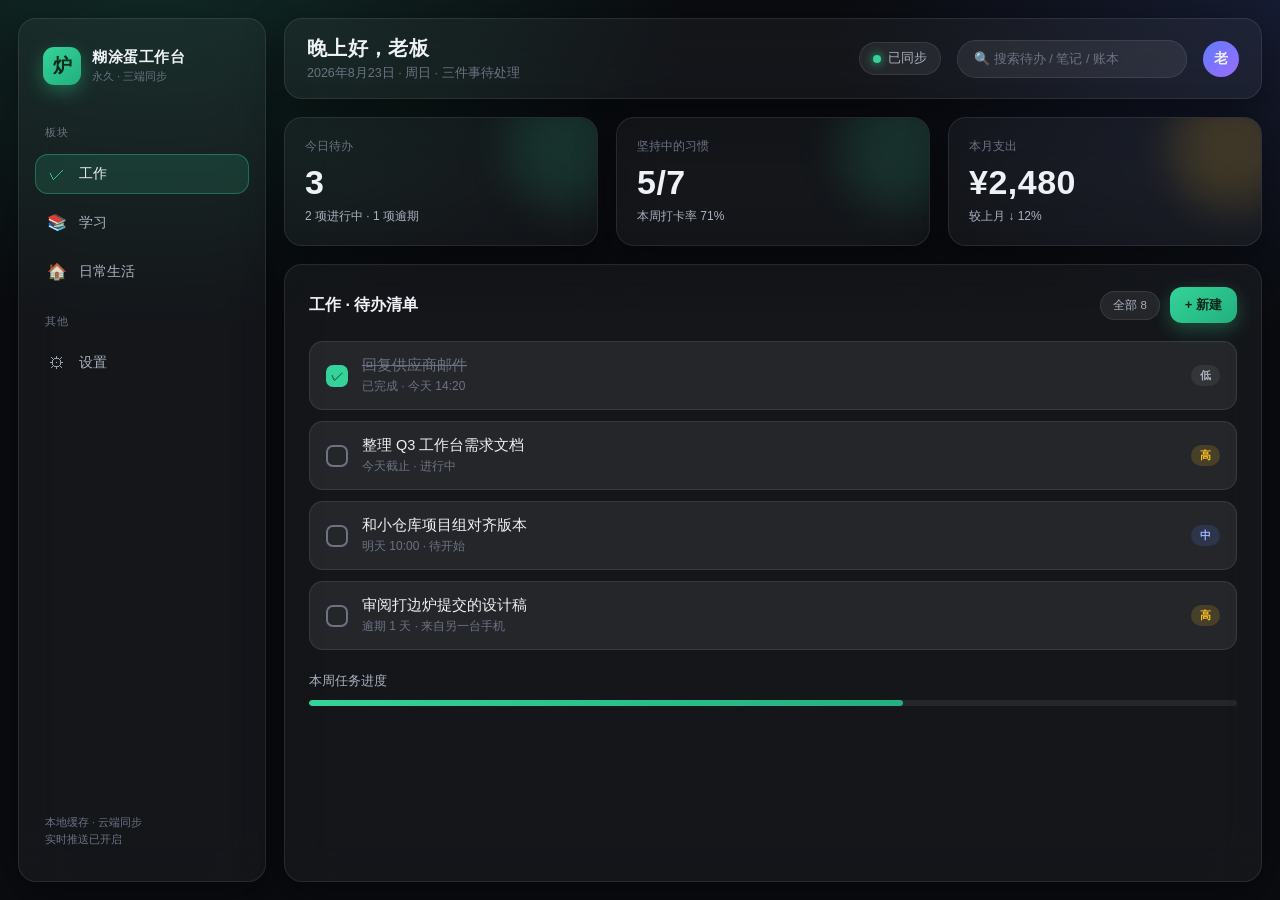
<file: workbench_mockup.html>
<!DOCTYPE html>
<html lang="zh-CN">
<head>
<meta charset="UTF-8" />
<meta name="viewport" content="width=device-width, initial-scale=1.0" />
<title>糊涂蛋工作台 · 效果图 v1</title>
<style>
  :root{
    --bg:#0a0c10;
    --glass:rgba(255,255,255,0.045);
    --glass-strong:rgba(255,255,255,0.07);
    --line:rgba(255,255,255,0.09);
    --ink:#eef1f6;
    --ink-2:#aab2c0;
    --ink-3:#6b7384;
    --accent:#34d399;      /* 薄荷绿 主强调 */
    --accent-soft:rgba(52,211,153,0.14);
    --warn:#fbbf24;        /* 琥珀 提醒 */
    --radius:18px;
    --shadow:0 12px 40px rgba(0,0,0,0.45);
  }
  *{box-sizing:border-box;margin:0;padding:0}
  html,body{height:100%}
  body{
    font-family:-apple-system,BlinkMacSystemFont,"Segoe UI","PingFang SC","Microsoft YaHei",Roboto,Helvetica,Arial,sans-serif;
    color:var(--ink);
    background:
      radial-gradient(900px 600px at 12% -5%, rgba(52,211,153,0.16), transparent 60%),
      radial-gradient(800px 600px at 100% 0%, rgba(96,124,255,0.14), transparent 55%),
      var(--bg);
    min-height:100vh;
    display:flex;
    overflow:hidden;
    -webkit-font-smoothing:antialiased;
  }
  .app{display:flex;width:100%;height:100vh;padding:18px;gap:18px}

  /* 左侧导航 */
  .nav{
    width:248px;flex:0 0 248px;
    background:var(--glass);
    backdrop-filter:blur(22px);-webkit-backdrop-filter:blur(22px);
    border:1px solid var(--line);
    border-radius:var(--radius);
    padding:22px 16px;
    display:flex;flex-direction:column;gap:8px;
    box-shadow:var(--shadow);
  }
  .brand{display:flex;align-items:center;gap:11px;padding:6px 8px 18px}
  .logo{
    width:38px;height:38px;border-radius:11px;flex:0 0 38px;
    background:linear-gradient(140deg,var(--accent),#22b07e);
    display:flex;align-items:center;justify-content:center;
    font-size:19px;font-weight:700;color:#06281d;
    box-shadow:0 6px 18px rgba(52,211,153,0.35);
  }
  .brand b{font-size:15px;letter-spacing:.5px}
  .brand span{display:block;font-size:11px;color:var(--ink-3);margin-top:2px}
  .nav-group{font-size:11px;color:var(--ink-3);padding:14px 10px 6px;letter-spacing:1px}
  .nav-item{
    display:flex;align-items:center;gap:12px;
    padding:11px 12px;border-radius:13px;cursor:pointer;
    color:var(--ink-2);font-size:14px;transition:.18s;
  }
  .nav-item .ic{width:20px;text-align:center;font-size:16px;opacity:.9}
  .nav-item:hover{background:var(--glass-strong);color:var(--ink)}
  .nav-item.active{
    background:var(--accent-soft);color:var(--ink);
    box-shadow:inset 0 0 0 1px rgba(52,211,153,0.35);
  }
  .nav-item.active .ic{color:var(--accent)}
  .nav-foot{margin-top:auto;font-size:11px;color:var(--ink-3);padding:10px;line-height:1.6}

  /* 主区 */
  .main{flex:1;display:flex;flex-direction:column;gap:18px;min-width:0}
  .topbar{
    display:flex;align-items:center;gap:16px;
    background:var(--glass);backdrop-filter:blur(22px);
    border:1px solid var(--line);border-radius:var(--radius);
    padding:16px 22px;box-shadow:var(--shadow);
  }
  .hello h1{font-size:20px;font-weight:600;letter-spacing:.3px}
  .hello p{font-size:12.5px;color:var(--ink-3);margin-top:3px}
  .spacer{flex:1}
  .sync{
    display:flex;align-items:center;gap:7px;font-size:12.5px;color:var(--ink-2);
    background:var(--glass-strong);border:1px solid var(--line);
    padding:7px 13px;border-radius:999px;
  }
  .dot{width:8px;height:8px;border-radius:50%;background:var(--accent);box-shadow:0 0 10px var(--accent)}
  .search{
    display:flex;align-items:center;gap:9px;background:var(--glass-strong);
    border:1px solid var(--line);border-radius:999px;padding:9px 16px;color:var(--ink-3);font-size:13px;width:230px;
  }
  .avatar{width:36px;height:36px;border-radius:50%;background:linear-gradient(140deg,#607cff,#9b6bff);display:flex;align-items:center;justify-content:center;font-size:14px;font-weight:600}

  /* 概览卡 */
  .cards{display:grid;grid-template-columns:repeat(3,1fr);gap:18px}
  .card{
    background:var(--glass);backdrop-filter:blur(22px);
    border:1px solid var(--line);border-radius:var(--radius);
    padding:20px;box-shadow:var(--shadow);position:relative;overflow:hidden;
  }
  .card .tag{font-size:12px;color:var(--ink-3)}
  .card .num{font-size:34px;font-weight:700;margin-top:8px;letter-spacing:.5px}
  .card .sub{font-size:12px;color:var(--ink-2);margin-top:6px}
  .card .glow{position:absolute;right:-30px;top:-30px;width:120px;height:120px;border-radius:50%;background:var(--accent-soft);filter:blur(20px)}
  .card.warn .glow{background:rgba(251,191,36,0.16)}

  /* 待办区 */
  .panel{
    background:var(--glass);backdrop-filter:blur(22px);
    border:1px solid var(--line);border-radius:var(--radius);
    padding:22px 24px;box-shadow:var(--shadow);flex:1;min-height:0;overflow:auto;
  }
  .panel-head{display:flex;align-items:center;justify-content:space-between;margin-bottom:18px}
  .panel-head h2{font-size:16px;font-weight:600}
  .pill{font-size:11.5px;color:var(--ink-2);background:var(--glass-strong);border:1px solid var(--line);padding:6px 12px;border-radius:999px}
  .add{
    background:linear-gradient(140deg,var(--accent),#22b07e);color:#06281d;
    border:none;border-radius:12px;padding:9px 15px;font-size:13px;font-weight:600;cursor:pointer;
    box-shadow:0 6px 18px rgba(52,211,153,0.3);
  }
  .todo{display:flex;align-items:center;gap:14px;padding:14px 16px;border-radius:14px;background:var(--glass-strong);border:1px solid var(--line);margin-bottom:11px;transition:.15s}
  .todo:hover{transform:translateY(-2px);border-color:rgba(52,211,153,0.3)}
  .check{width:22px;height:22px;border-radius:7px;border:2px solid var(--ink-3);flex:0 0 22px;display:flex;align-items:center;justify-content:center;font-size:13px;color:transparent}
  .todo.done .check{background:var(--accent);border-color:var(--accent);color:#06281d}
  .todo .body{flex:1;min-width:0}
  .todo .title{font-size:14.5px}
  .todo.done .title{color:var(--ink-3);text-decoration:line-through}
  .todo .meta{font-size:12px;color:var(--ink-3);margin-top:3px}
  .prio{font-size:11px;padding:3px 9px;border-radius:999px;font-weight:600}
  .prio.high{background:rgba(251,191,36,0.16);color:var(--warn)}
  .prio.mid{background:rgba(96,124,255,0.16);color:#9bb0ff}
  .prio.low{background:var(--glass-strong);color:var(--ink-2)}
  .bar{height:6px;border-radius:99px;background:var(--glass-strong);overflow:hidden;margin-top:10px}
  .bar > i{display:block;height:100%;background:linear-gradient(90deg,var(--accent),#22b07e);border-radius:99px}
</style>
</head>
<body>
  <div class="app">
    <!-- 左侧导航 -->
    <aside class="nav">
      <div class="brand">
        <div class="logo">炉</div>
        <div><b>糊涂蛋工作台</b><span>永久 · 三端同步</span></div>
      </div>
      <div class="nav-group">板块</div>
      <div class="nav-item active"><span class="ic">✓</span> 工作</div>
      <div class="nav-item"><span class="ic">📚</span> 学习</div>
      <div class="nav-item"><span class="ic">🏠</span> 日常生活</div>
      <div class="nav-group">其他</div>
      <div class="nav-item"><span class="ic">⚙</span> 设置</div>
      <div class="nav-foot">本地缓存 · 云端同步<br/>实时推送已开启</div>
    </aside>

    <!-- 主区 -->
    <section class="main">
      <div class="topbar">
        <div class="hello">
          <h1>晚上好，老板</h1>
          <p>2026年8月23日 · 周日 · 三件事待处理</p>
        </div>
        <div class="spacer"></div>
        <div class="sync"><span class="dot"></span> 已同步</div>
        <div class="search">🔍 搜索待办 / 笔记 / 账本</div>
        <div class="avatar">老</div>
      </div>

      <div class="cards">
        <div class="card"><div class="glow"></div><div class="tag">今日待办</div><div class="num">3</div><div class="sub">2 项进行中 · 1 项逾期</div></div>
        <div class="card"><div class="glow"></div><div class="tag">坚持中的习惯</div><div class="num">5/7</div><div class="sub">本周打卡率 71%</div></div>
        <div class="card warn"><div class="glow"></div><div class="tag">本月支出</div><div class="num">¥2,480</div><div class="sub">较上月 ↓ 12%</div></div>
      </div>

      <div class="panel">
        <div class="panel-head">
          <h2>工作 · 待办清单</h2>
          <div style="display:flex;gap:10px;align-items:center">
            <span class="pill">全部 8</span>
            <button class="add">+ 新建</button>
          </div>
        </div>

        <div class="todo done">
          <div class="check">✓</div>
          <div class="body"><div class="title">回复供应商邮件</div><div class="meta">已完成 · 今天 14:20</div></div>
          <span class="prio low">低</span>
        </div>
        <div class="todo">
          <div class="check">✓</div>
          <div class="body"><div class="title">整理 Q3 工作台需求文档</div><div class="meta">今天截止 · 进行中</div></div>
          <span class="prio high">高</span>
        </div>
        <div class="todo">
          <div class="check">✓</div>
          <div class="body"><div class="title">和小仓库项目组对齐版本</div><div class="meta">明天 10:00 · 待开始</div></div>
          <span class="prio mid">中</span>
        </div>
        <div class="todo">
          <div class="check">✓</div>
          <div class="body"><div class="title">审阅打边炉提交的设计稿</div><div class="meta">逾期 1 天 · 来自另一台手机</div></div>
          <span class="prio high">高</span>
        </div>

        <div style="margin-top:22px">
          <div style="font-size:13px;color:var(--ink-2);margin-bottom:8px">本周任务进度</div>
          <div class="bar"><i style="width:64%"></i></div>
        </div>
      </div>
    </section>
  </div>
</body>
</html>
</file>
